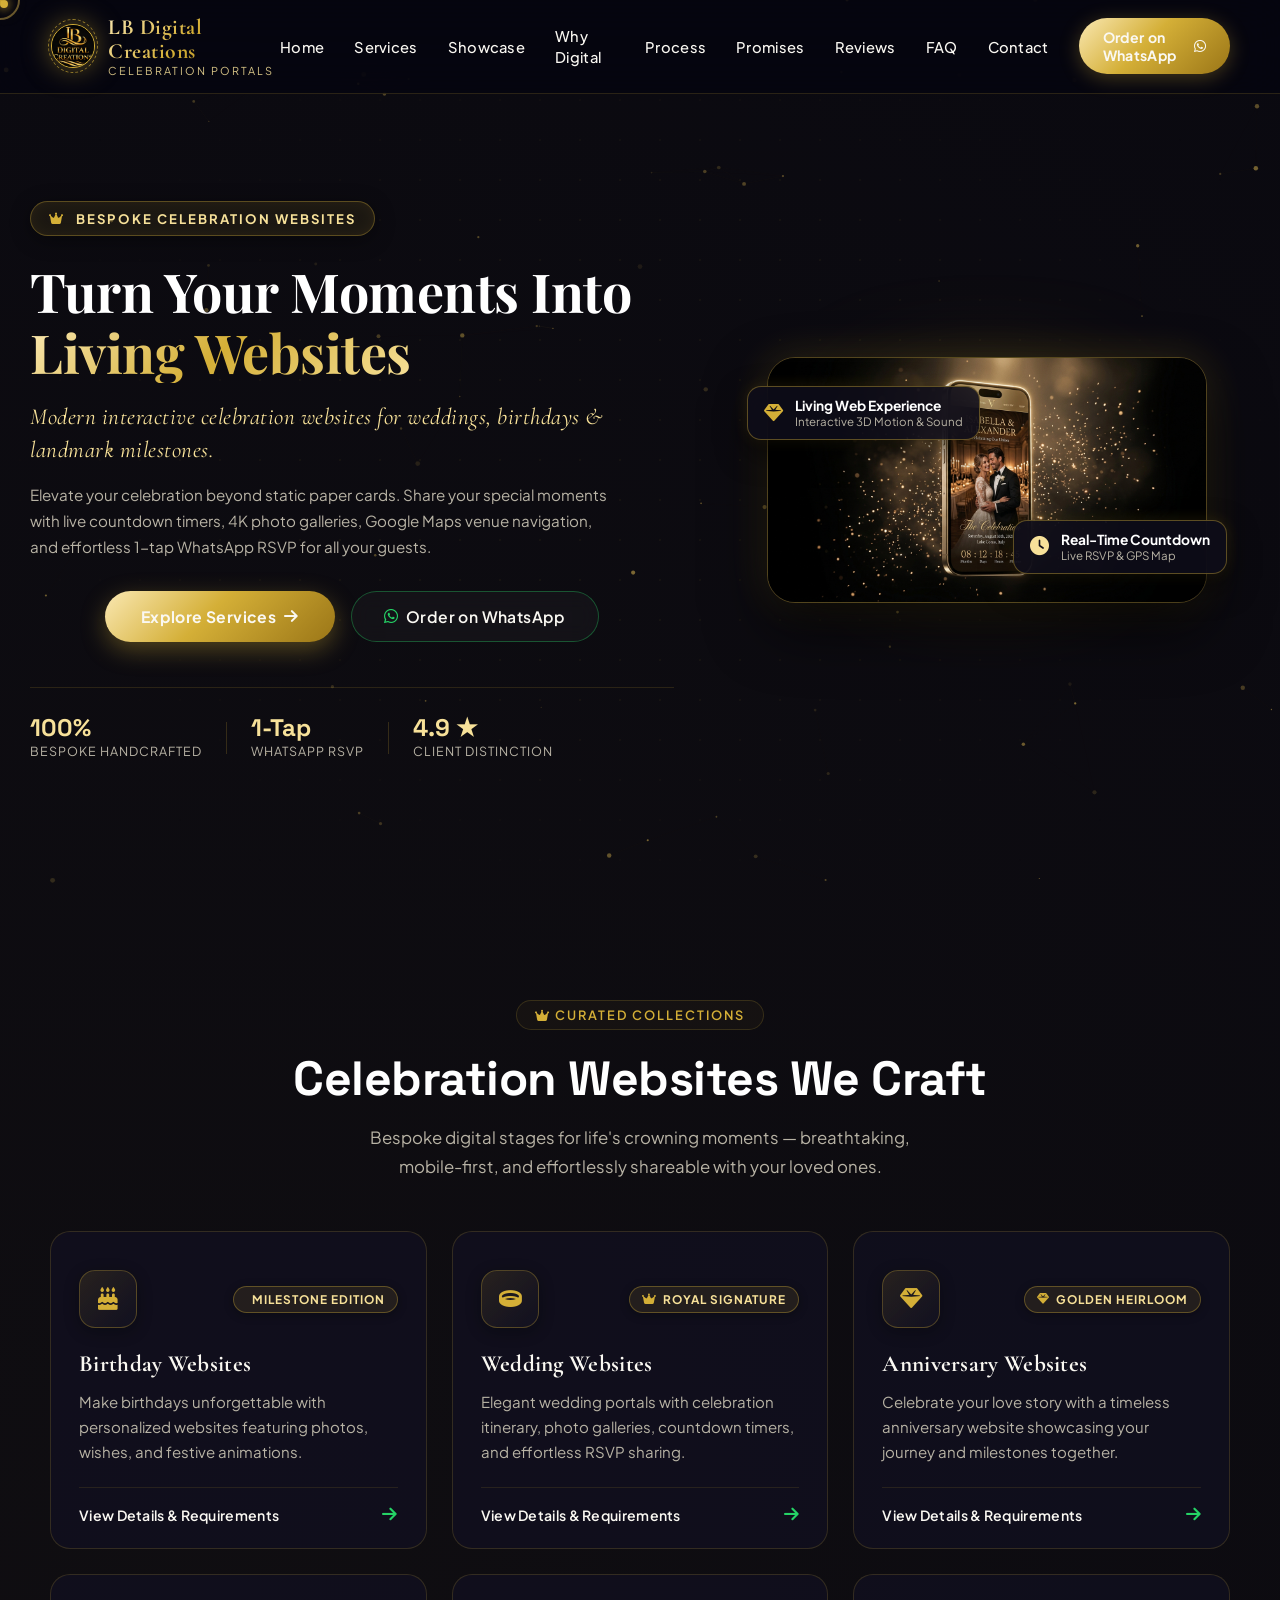
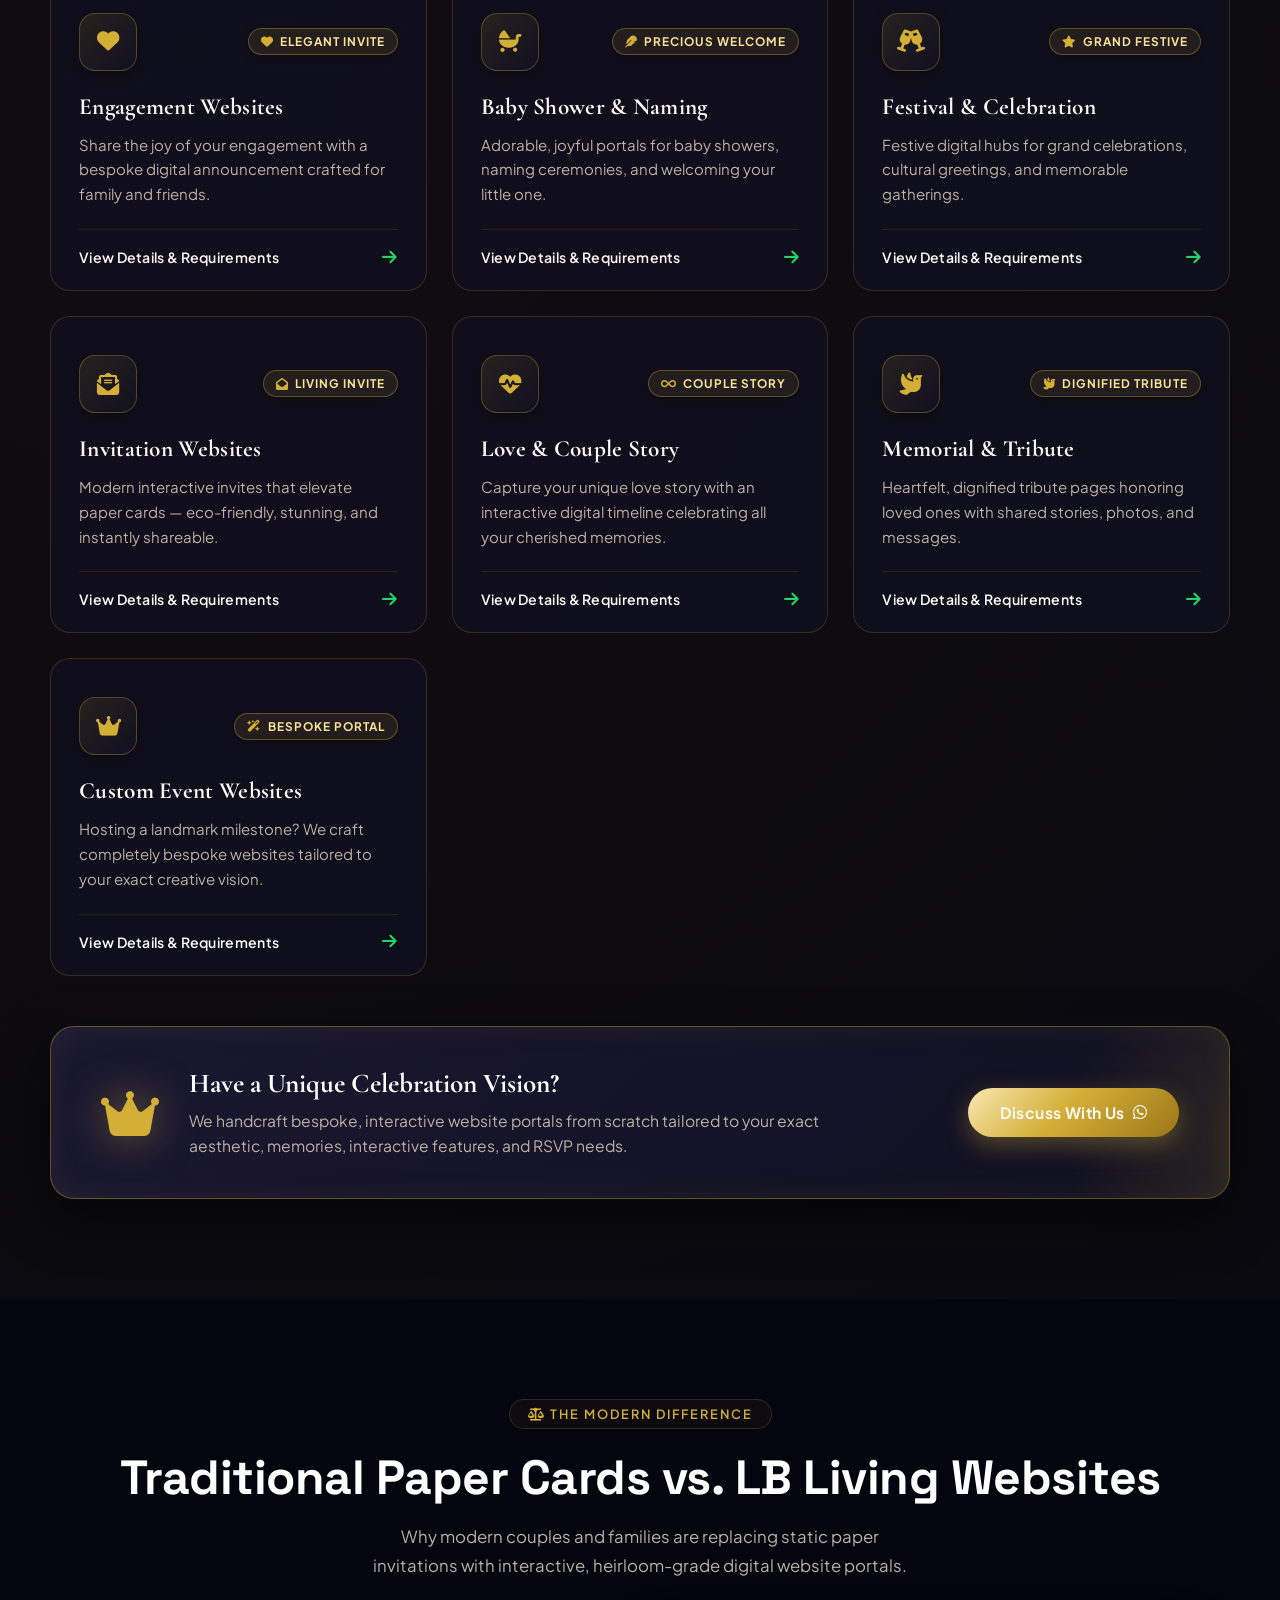
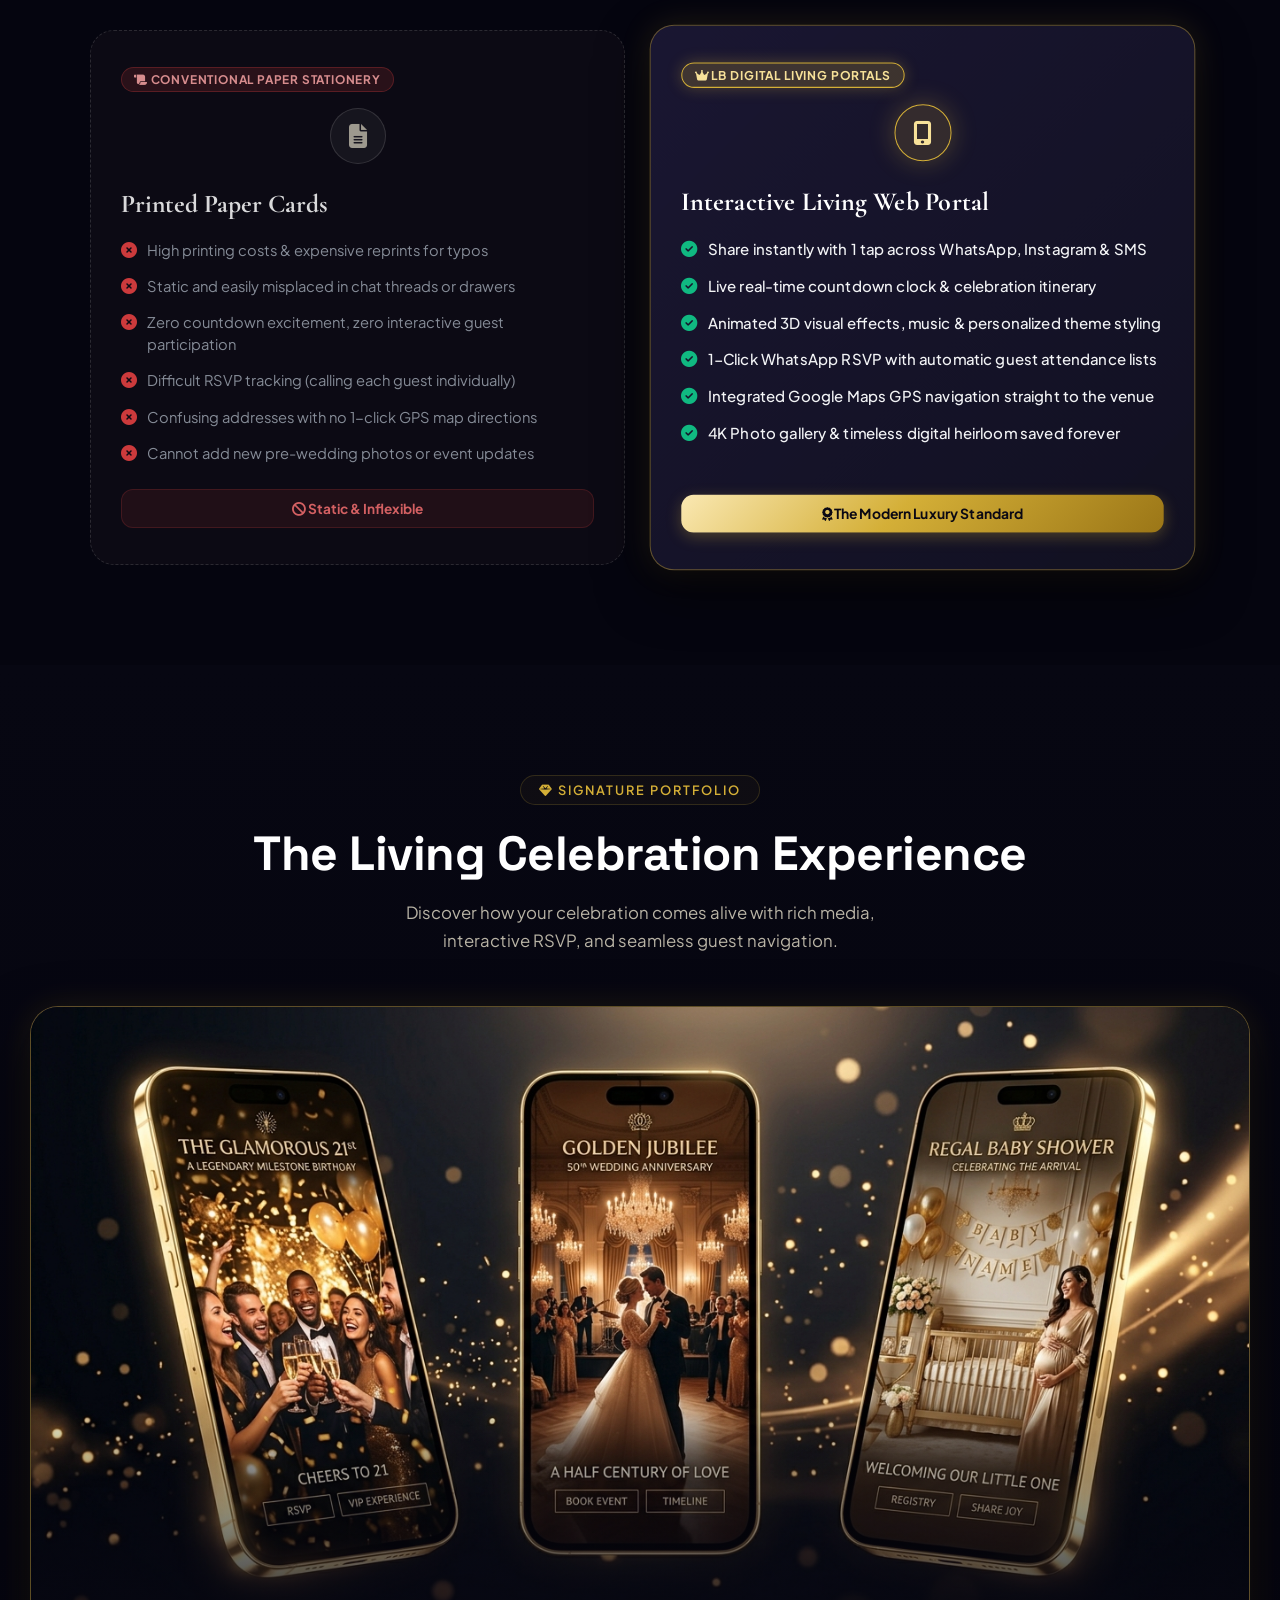
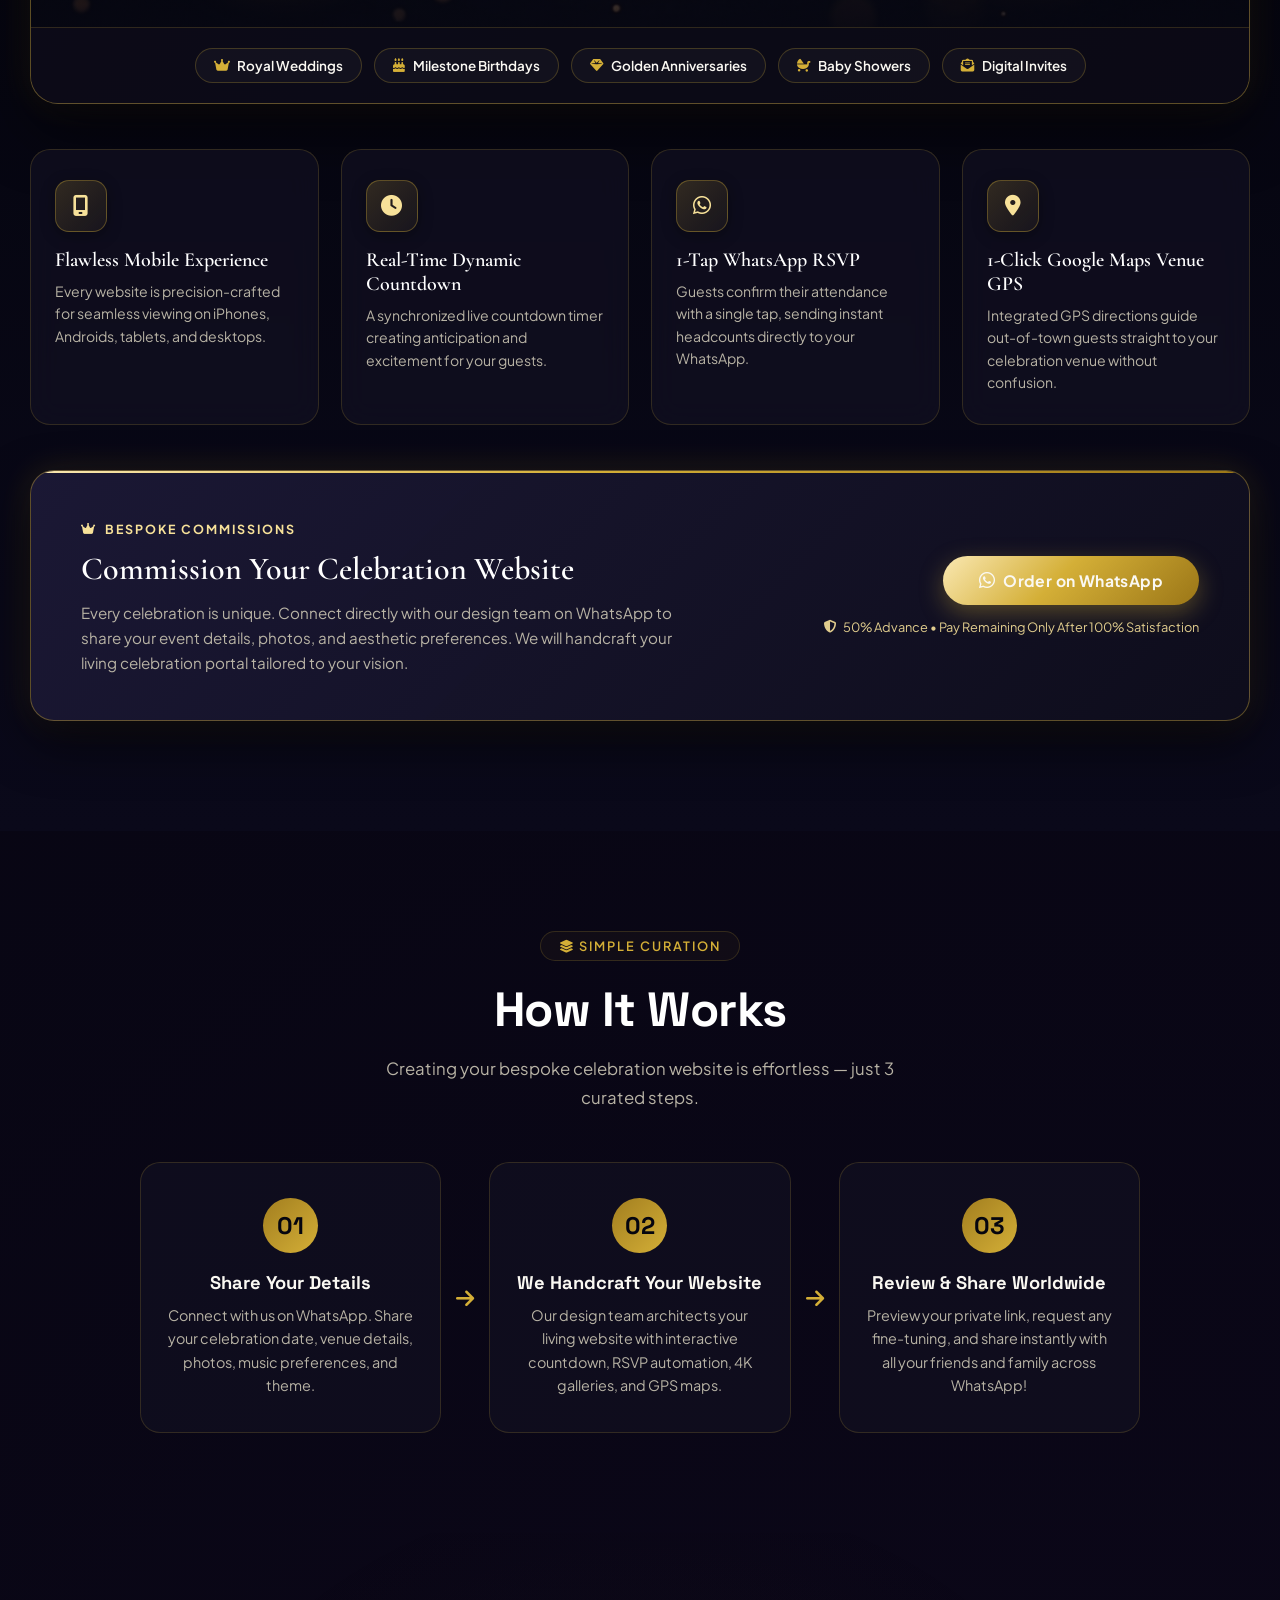
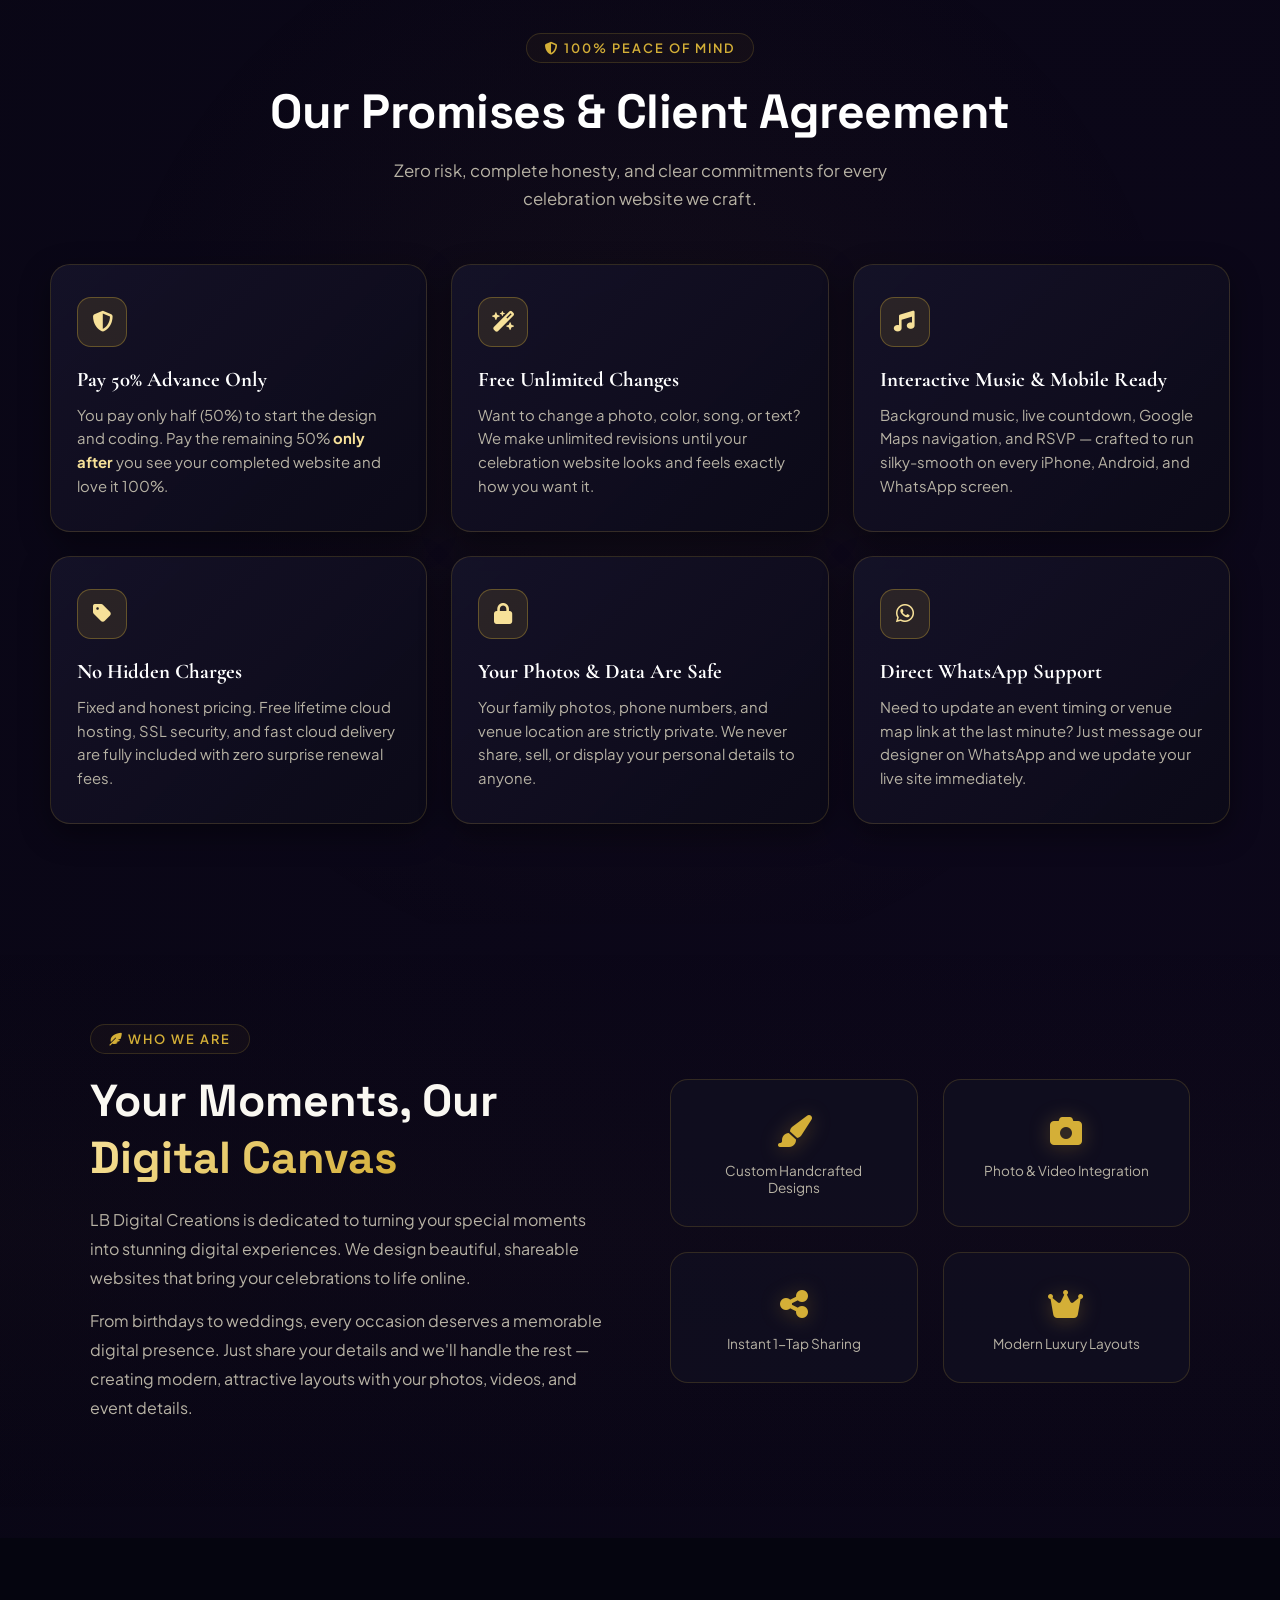
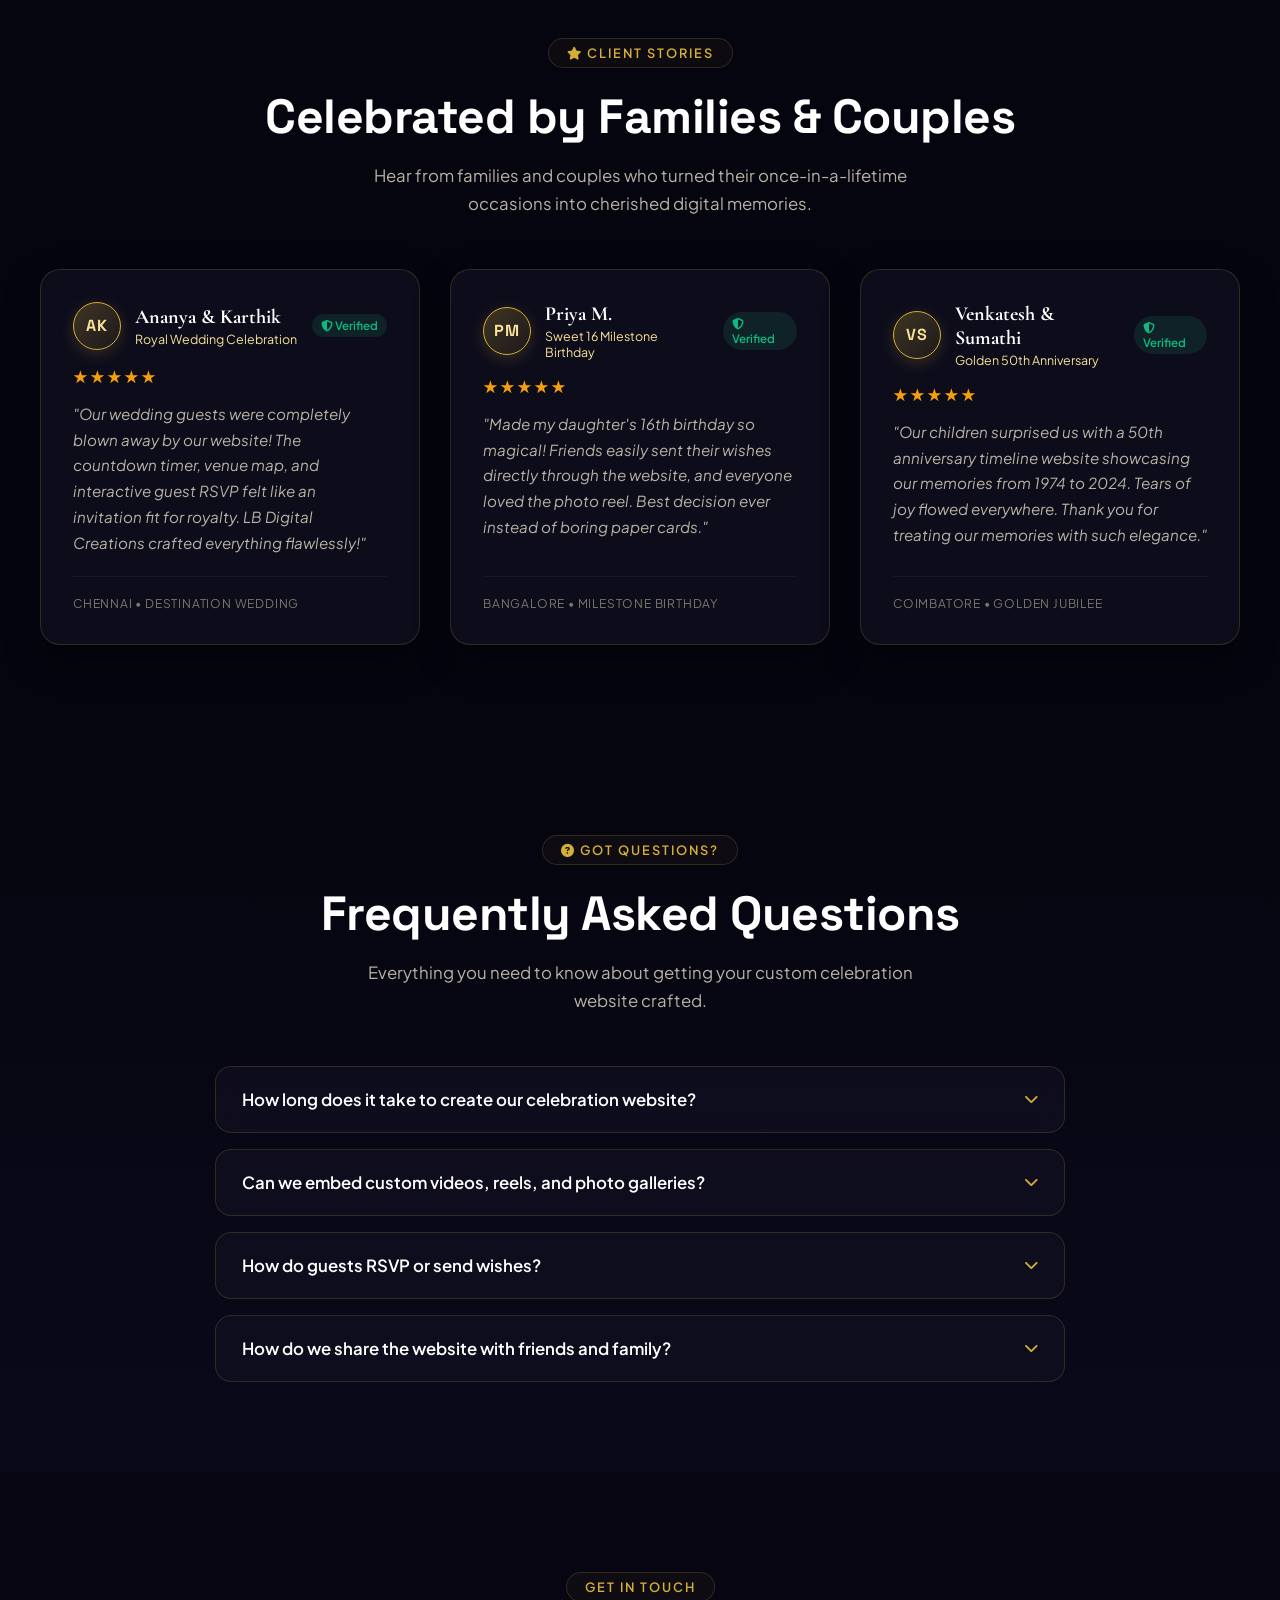
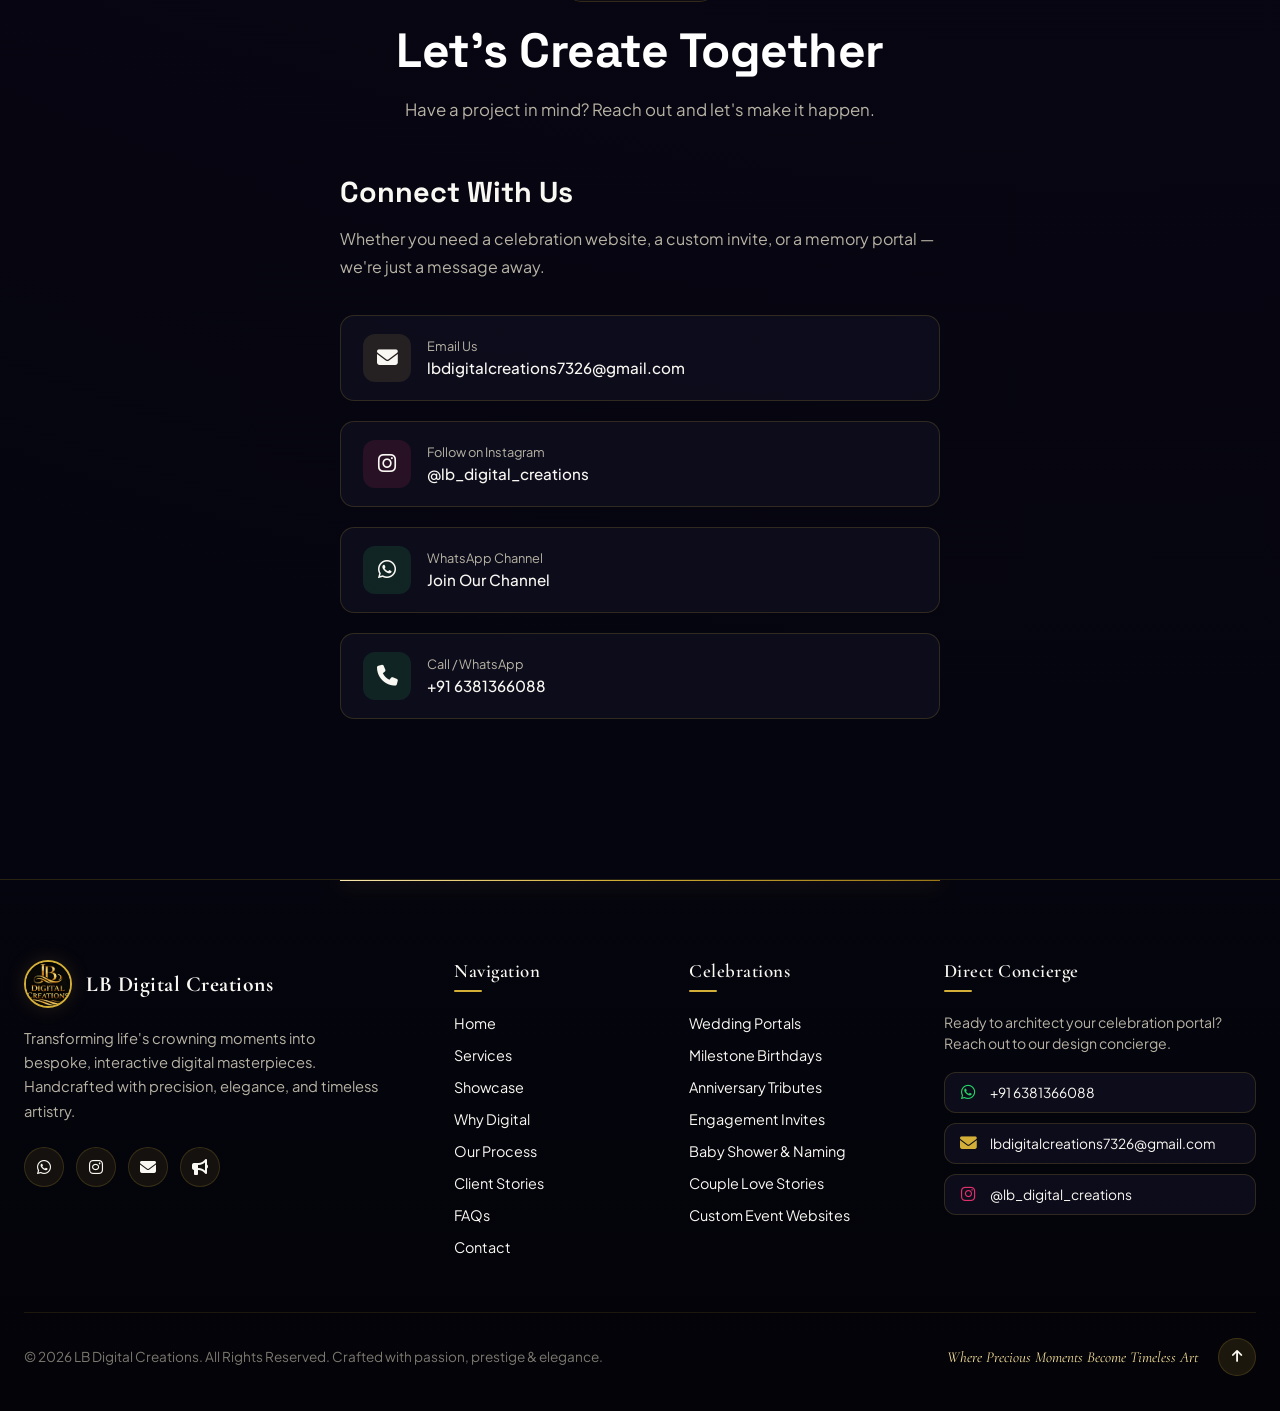
<file: index.html>
<!DOCTYPE html>
<html lang="en">

<head>
  <meta charset="UTF-8">
  <meta name="viewport" content="width=device-width, initial-scale=1.0">
  <title>LB Digital Creations — Creating Websites for Your Special Moments</title>
  <meta name="description"
    content="LB Digital Creations creates beautiful, shareable websites for birthdays, weddings, anniversaries, and all your special celebrations. Turn your moments into memorable digital experiences.">
  <meta name="keywords"
    content="LB Digital Creations, birthday website, wedding website, anniversary website, invitation website, celebration website, digital invitations, custom event websites, special moments website, lb digital">
  <meta name="author" content="LB Digital Creations">
  <meta name="robots" content="index, follow">
  <link rel="canonical" href="https://logeshwaran2097-hue.github.io/LB-Digital-Creations/">

  <!-- Open Graph / Social Media -->
  <meta property="og:type" content="website">
  <meta property="og:title" content="LB Digital Creations — Creating Websites for Your Special Moments">
  <meta property="og:description"
    content="We create beautiful, shareable websites for birthdays, weddings, anniversaries, and all your special celebrations.">
  <meta property="og:url" content="https://logeshwaran2097-hue.github.io/LB-Digital-Creations/">
  <meta property="og:image" content="https://logeshwaran2097-hue.github.io/LB-Digital-Creations/logo.jpg">
  <meta property="og:site_name" content="LB Digital Creations">

  <!-- Twitter Card -->
  <meta name="twitter:card" content="summary_large_image">
  <meta name="twitter:title" content="LB Digital Creations">
  <meta name="twitter:description"
    content="Creating Websites for Your Special Moments — Birthdays, Weddings, Anniversaries & More">
  <meta name="twitter:image" content="https://logeshwaran2097-hue.github.io/LB-Digital-Creations/logo.jpg">

  <!-- Favicon -->
  <link rel="icon" href="logo.jpg" type="image/jpeg">

  <!-- Structured Data for Google -->
  <script type="application/ld+json">
  {
    "@context": "https://schema.org",
    "@type": "Organization",
    "name": "LB Digital Creations",
    "description": "We create beautiful, shareable websites for birthdays, weddings, anniversaries, and all your special celebrations.",
    "email": "lbdigitalcreations7326@gmail.com",
    "telephone": "+916381366088",
    "sameAs": [
      "https://www.instagram.com/lb_digital_creations",
      "https://whatsapp.com/channel/0029Vb7jTKl9sBIAWhoh383E"
    ]
  }
  </script>

  <meta http-equiv="Cache-Control" content="no-cache, no-store, must-revalidate">
  <meta http-equiv="Pragma" content="no-cache">
  <meta http-equiv="Expires" content="0">

  <!-- Google Fonts: Cinzel Decorative, Playfair Display, Cormorant Garamond, Plus Jakarta Sans & Space Grotesk -->
  <link rel="preconnect" href="https://fonts.googleapis.com">
  <link rel="preconnect" href="https://fonts.gstatic.com" crossorigin>
  <link href="https://fonts.googleapis.com/css2?family=Cinzel+Decorative:wght@700;900&family=Playfair+Display:ital,wght@0,400;0,600;0,700;1,400;1,600&family=Cormorant+Garamond:ital,wght@0,500;0,600;0,700;1,400;1,600&family=Plus+Jakarta+Sans:wght@300;400;500;600;700;800&family=Space+Grotesk:wght@500;600;700&display=swap" rel="stylesheet">

  <link rel="stylesheet" href="style.css?v=2026.25">
  <link rel="stylesheet" href="https://cdnjs.cloudflare.com/ajax/libs/font-awesome/6.5.1/css/all.min.css">
</head>

<body>

  <!-- CUSTOM CURSOR -->
  <div class="cursor-dot"></div>
  <div class="cursor-ring"></div>

  <!-- LOADING SCREEN -->
  <div class="loader">
    <img src="logo.jpg" alt="LB Digital Creations" class="loader-logo">
    <div class="loader-bar"></div>
  </div>

  <!-- PARTICLES -->
  <canvas id="particles-canvas"></canvas>

  <!-- NAVBAR -->
  <nav class="navbar" id="navbar">
    <a href="#" class="nav-logo" aria-label="LB Digital Creations">
      <div class="logo-wrapper">
        <img src="logo.jpg" alt="LB Digital Creations">
        <span class="logo-ring"></span>
      </div>
      <div class="logo-text-group">
        <span class="brand-title">LB Digital Creations</span>
        <span class="brand-subtitle">Celebration Portals</span>
      </div>
    </a>
    <ul class="nav-links">
      <li><a href="#home">Home</a></li>
      <li><a href="#services">Services</a></li>
      <li><a href="#showcase">Showcase</a></li>
      <li><a href="#comparison">Why Digital</a></li>
      <li><a href="#how-it-works">Process</a></li>
      <li><a href="#promises">Promises</a></li>
      <li><a href="#reviews">Reviews</a></li>
      <li><a href="#faq">FAQ</a></li>
      <li><a href="#contact">Contact</a></li>
      <li><a href="https://wa.me/916381366088?text=Hello%20LB%20Digital%20Creations!%20I'd%20like%20to%20order%20a%20luxury%20custom%20website." target="_blank" rel="noopener" class="nav-cta"><span>Order on WhatsApp</span> <i class="fab fa-whatsapp"></i></a></li>
    </ul>
    <button class="hamburger" aria-label="Menu">
      <span></span><span></span><span></span>
    </button>
  </nav>

  <!-- ===== HERO SECTION (PREMIUM LUXURY SHOWCASE) ===== -->
  <section class="hero luxury-hero-container" id="home">
    <div class="hero-bg-glow g1"></div>
    <div class="hero-bg-glow g2"></div>
    <div class="hero-bg-glow g3"></div>
    <div class="hero-mesh-overlay"></div>
    
    <div class="hero-inner-grid">
      <!-- HERO TEXT COLUMN -->
      <div class="hero-text-col reveal">
        <div class="hero-curated-badge">
          <i class="fas fa-crown"></i>
          <span>Bespoke Celebration Websites</span>
        </div>

        <h1 class="hero-luxury-title">
          Turn Your Moments Into <span class="gold-gradient-text">Living Websites</span>
        </h1>

        <p class="hero-luxury-tagline">
          Modern interactive celebration websites for weddings, birthdays &amp; landmark milestones.
        </p>
        
        <p class="hero-luxury-desc">
          Elevate your celebration beyond static paper cards. Share your special moments with live countdown timers, 4K photo galleries, Google Maps venue navigation, and effortless 1-tap WhatsApp RSVP for all your guests.
        </p>

        <div class="hero-btns editorial-btns">
          <a href="#services" class="btn-primary btn-gold-luxury">
            <span>Explore Services</span>
            <i class="fas fa-arrow-right" style="margin-left:8px"></i>
          </a>
          <a href="https://wa.me/916381366088?text=Hello%20LB%20Digital%20Creations!%20I'd%20like%20to%20order%20a%20luxury%20custom%20celebration%20website." target="_blank" rel="noopener" class="btn-outline btn-glass-whatsapp">
            <i class="fab fa-whatsapp" style="margin-right:8px; color: #25D366;"></i>
            <span>Order on WhatsApp</span>
          </a>
        </div>

        <!-- REFINED LUXURY STATS -->
        <div class="hero-stats-row">
          <div class="hero-stat-box">
            <strong>100%</strong>
            <span>Bespoke Handcrafted</span>
          </div>
          <div class="hero-stat-sep"></div>
          <div class="hero-stat-box">
            <strong>1-Tap</strong>
            <span>WhatsApp RSVP</span>
          </div>
          <div class="hero-stat-sep"></div>
          <div class="hero-stat-box">
            <strong>4.9 ★</strong>
            <span>Client Distinction</span>
          </div>
        </div>
      </div>

      <!-- HERO VISUAL MOCKUP COLUMN -->
      <div class="hero-mockup-col reveal">
        <div class="hero-device-wrapper">
          <div class="device-ambient-halo"></div>
          <img src="luxury-portal-mockup.jpg" alt="Luxury Celebration Website Portal Preview on Gold iPhone" class="hero-mockup-img" width="560" height="700">
          <div class="hero-floating-badge badge-top">
            <i class="fas fa-gem" style="color:var(--gold);"></i>
            <div>
              <strong>Living Web Experience</strong>
              <small>Interactive 3D Motion &amp; Sound</small>
            </div>
          </div>
          <div class="hero-floating-badge badge-bottom">
            <i class="fas fa-clock" style="color:var(--gold-light);"></i>
            <div>
              <strong>Real-Time Countdown</strong>
              <small>Live RSVP &amp; GPS Map</small>
            </div>
          </div>
        </div>
      </div>
    </div>
  </section>

  <!-- ===== SERVICES SECTION ===== -->
  <section class="services" id="services">
    <div class="section-header reveal">
      <span class="section-tag"><i class="fas fa-crown"></i> Curated Collections</span>
      <h2>Celebration Websites We Craft</h2>
      <p>Bespoke digital stages for life's crowning moments — breathtaking, mobile-first, and effortlessly shareable with your loved ones.</p>
    </div>
    <div class="services-grid">
      <div class="service-card reveal" data-category="birthday" data-service-url="service-details.html?service=birthday">
        <div class="service-card-top-row">
          <div class="service-icon"><i class="fas fa-cake-candles"></i></div>
          <span class="service-luxury-badge"><i class="fas fa-sparkles"></i> Milestone Edition</span>
        </div>
        <h3>Birthday Websites</h3>
        <p>Make birthdays unforgettable with personalized websites featuring photos, wishes, and festive animations.</p>
        <a href="service-details.html?service=birthday" class="service-card-action">
          <span>View Details &amp; Requirements</span>
          <i class="fas fa-arrow-right"></i>
        </a>
      </div>
      <div class="service-card reveal" data-category="wedding" data-service-url="service-details.html?service=wedding">
        <div class="service-card-top-row">
          <div class="service-icon"><i class="fas fa-ring"></i></div>
          <span class="service-luxury-badge"><i class="fas fa-crown"></i> Royal Signature</span>
        </div>
        <h3>Wedding Websites</h3>
        <p>Elegant wedding portals with celebration itinerary, photo galleries, countdown timers, and effortless RSVP sharing.</p>
        <a href="service-details.html?service=wedding" class="service-card-action">
          <span>View Details &amp; Requirements</span>
          <i class="fas fa-arrow-right"></i>
        </a>
      </div>
      <div class="service-card reveal" data-category="anniversary" data-service-url="service-details.html?service=anniversary">
        <div class="service-card-top-row">
          <div class="service-icon"><i class="fas fa-gem"></i></div>
          <span class="service-luxury-badge"><i class="fas fa-gem"></i> Golden Heirloom</span>
        </div>
        <h3>Anniversary Websites</h3>
        <p>Celebrate your love story with a timeless anniversary website showcasing your journey and milestones together.</p>
        <a href="service-details.html?service=anniversary" class="service-card-action">
          <span>View Details &amp; Requirements</span>
          <i class="fas fa-arrow-right"></i>
        </a>
      </div>
      <div class="service-card reveal" data-category="engagement" data-service-url="service-details.html?service=engagement">
        <div class="service-card-top-row">
          <div class="service-icon"><i class="fas fa-heart"></i></div>
          <span class="service-luxury-badge"><i class="fas fa-heart"></i> Elegant Invite</span>
        </div>
        <h3>Engagement Websites</h3>
        <p>Share the joy of your engagement with a bespoke digital announcement crafted for family and friends.</p>
        <a href="service-details.html?service=engagement" class="service-card-action">
          <span>View Details &amp; Requirements</span>
          <i class="fas fa-arrow-right"></i>
        </a>
      </div>
      <div class="service-card reveal" data-category="babyshower" data-service-url="service-details.html?service=babyshower">
        <div class="service-card-top-row">
          <div class="service-icon"><i class="fas fa-baby-carriage"></i></div>
          <span class="service-luxury-badge"><i class="fas fa-feather"></i> Precious Welcome</span>
        </div>
        <h3>Baby Shower &amp; Naming</h3>
        <p>Adorable, joyful portals for baby showers, naming ceremonies, and welcoming your little one.</p>
        <a href="service-details.html?service=babyshower" class="service-card-action">
          <span>View Details &amp; Requirements</span>
          <i class="fas fa-arrow-right"></i>
        </a>
      </div>
      <div class="service-card reveal" data-category="special" data-service-url="service-details.html?service=festival">
        <div class="service-card-top-row">
          <div class="service-icon"><i class="fas fa-champagne-glasses"></i></div>
          <span class="service-luxury-badge"><i class="fas fa-star"></i> Grand Festive</span>
        </div>
        <h3>Festival &amp; Celebration</h3>
        <p>Festive digital hubs for grand celebrations, cultural greetings, and memorable gatherings.</p>
        <a href="service-details.html?service=festival" class="service-card-action">
          <span>View Details &amp; Requirements</span>
          <i class="fas fa-arrow-right"></i>
        </a>
      </div>
      <div class="service-card reveal" data-category="invitation" data-service-url="service-details.html?service=invitation">
        <div class="service-card-top-row">
          <div class="service-icon"><i class="fas fa-envelope-open-text"></i></div>
          <span class="service-luxury-badge"><i class="fas fa-envelope-open"></i> Living Invite</span>
        </div>
        <h3>Invitation Websites</h3>
        <p>Modern interactive invites that elevate paper cards — eco-friendly, stunning, and instantly shareable.</p>
        <a href="service-details.html?service=invitation" class="service-card-action">
          <span>View Details &amp; Requirements</span>
          <i class="fas fa-arrow-right"></i>
        </a>
      </div>
      <div class="service-card reveal" data-category="anniversary" data-service-url="service-details.html?service=lovestory">
        <div class="service-card-top-row">
          <div class="service-icon"><i class="fas fa-heart-pulse"></i></div>
          <span class="service-luxury-badge"><i class="fas fa-infinity"></i> Couple Story</span>
        </div>
        <h3>Love &amp; Couple Story</h3>
        <p>Capture your unique love story with an interactive digital timeline celebrating all your cherished memories.</p>
        <a href="service-details.html?service=lovestory" class="service-card-action">
          <span>View Details &amp; Requirements</span>
          <i class="fas fa-arrow-right"></i>
        </a>
      </div>
      <div class="service-card reveal" data-category="special" data-service-url="service-details.html?service=memorial">
        <div class="service-card-top-row">
          <div class="service-icon"><i class="fas fa-dove"></i></div>
          <span class="service-luxury-badge"><i class="fas fa-dove"></i> Dignified Tribute</span>
        </div>
        <h3>Memorial &amp; Tribute</h3>
        <p>Heartfelt, dignified tribute pages honoring loved ones with shared stories, photos, and messages.</p>
        <a href="service-details.html?service=memorial" class="service-card-action">
          <span>View Details &amp; Requirements</span>
          <i class="fas fa-arrow-right"></i>
        </a>
      </div>
      <div class="service-card reveal" data-category="all" data-service-url="service-details.html?service=customevent">
        <div class="service-card-top-row">
          <div class="service-icon"><i class="fas fa-crown"></i></div>
          <span class="service-luxury-badge"><i class="fas fa-wand-magic-sparkles"></i> Bespoke Portal</span>
        </div>
        <h3>Custom Event Websites</h3>
        <p>Hosting a landmark milestone? We craft completely bespoke websites tailored to your exact creative vision.</p>
        <a href="service-details.html?service=customevent" class="service-card-action">
          <span>View Details &amp; Requirements</span>
          <i class="fas fa-arrow-right"></i>
        </a>
      </div>
    </div>

    <!-- BESPOKE CUSTOM ATELIER BANNER -->
    <div class="custom-atelier-banner reveal" style="margin-top: 50px;">
      <div class="atelier-banner-content">
        <div class="atelier-crown"><i class="fas fa-crown"></i></div>
        <div class="atelier-text">
          <h3>Have a Unique Celebration Vision?</h3>
          <p>We handcraft bespoke, interactive website portals from scratch tailored to your exact aesthetic, memories, interactive features, and RSVP needs.</p>
        </div>
        <a href="https://wa.me/916381366088?text=Hello%20LB%20Digital%20Creations!%20I'd%20like%20to%20discuss%20a%20bespoke%20celebration%20website%20vision." target="_blank" rel="noopener" class="btn-primary atelier-btn">
          <span>Discuss With Us</span>
          <i class="fab fa-whatsapp" style="margin-left: 8px;"></i>
        </a>
      </div>
    </div>
  </section>



  <!-- ========================================================
       THE MODERN DISTINCTION: PAPER VS LIVING DIGITAL
       ======================================================== -->
  <section class="comparison-section" id="comparison">
    <div class="section-header reveal">
      <span class="section-tag"><i class="fas fa-balance-scale"></i> The Modern Difference</span>
      <h2>Traditional Paper Cards vs. LB Living Websites</h2>
      <p>Why modern couples and families are replacing static paper invitations with interactive, heirloom-grade digital website portals.</p>
    </div>

    <div class="comparison-grid reveal">
      <!-- TRADITIONAL PAPER CARD -->
      <div class="comparison-card paper-side">
        <div class="comp-badge paper"><i class="fas fa-scroll"></i> Conventional Paper Stationery</div>
        <div class="comp-icon-display">
          <div class="comp-icon-crest paper"><i class="fas fa-file-lines"></i></div>
        </div>
        <h3>Printed Paper Cards</h3>
        <ul class="comp-checklist">
          <li class="negative"><i class="fas fa-circle-xmark"></i> High printing costs &amp; expensive reprints for typos</li>
          <li class="negative"><i class="fas fa-circle-xmark"></i> Static and easily misplaced in chat threads or drawers</li>
          <li class="negative"><i class="fas fa-circle-xmark"></i> Zero countdown excitement, zero interactive guest participation</li>
          <li class="negative"><i class="fas fa-circle-xmark"></i> Difficult RSVP tracking (calling each guest individually)</li>
          <li class="negative"><i class="fas fa-circle-xmark"></i> Confusing addresses with no 1-click GPS map directions</li>
          <li class="negative"><i class="fas fa-circle-xmark"></i> Cannot add new pre-wedding photos or event updates</li>
        </ul>
        <div class="comp-summary-pill paper"><i class="fas fa-ban"></i> Static &amp; Inflexible</div>
      </div>

      <!-- LB DIGITAL CREATIONS -->
      <div class="comparison-card digital-side">
        <div class="comp-badge luxury-glow"><i class="fas fa-crown"></i> LB Digital Living Portals</div>
        <div class="comp-icon-display">
          <div class="comp-icon-crest digital"><i class="fas fa-mobile-screen-button"></i></div>
        </div>
        <h3>Interactive Living Web Portal</h3>
        <ul class="comp-checklist">
          <li class="positive"><i class="fas fa-circle-check"></i> Share instantly with 1 tap across WhatsApp, Instagram &amp; SMS</li>
          <li class="positive"><i class="fas fa-circle-check"></i> Live real-time countdown clock &amp; celebration itinerary</li>
          <li class="positive"><i class="fas fa-circle-check"></i> Animated 3D visual effects, music &amp; personalized theme styling</li>
          <li class="positive"><i class="fas fa-circle-check"></i> 1-Click WhatsApp RSVP with automatic guest attendance lists</li>
          <li class="positive"><i class="fas fa-circle-check"></i> Integrated Google Maps GPS navigation straight to the venue</li>
          <li class="positive"><i class="fas fa-circle-check"></i> 4K Photo gallery &amp; timeless digital heirloom saved forever</li>
        </ul>
        <div class="comp-summary-pill digital"><i class="fas fa-award"></i> The Modern Luxury Standard</div>
      </div>
    </div>
  </section>

  <!-- ========================================================
       FEATURE: SIGNATURE ATELIER SHOWCASE (REPLACES CUSTOMIZER)
       ======================================================== -->
  <section class="showcase-section" id="showcase">
    <div class="section-header reveal">
      <span class="section-tag"><i class="fas fa-gem"></i> Signature Portfolio</span>
      <h2>The Living Celebration Experience</h2>
      <p>Discover how your celebration comes alive with rich media, interactive RSVP, and seamless guest navigation.</p>
    </div>

    <div class="showcase-wrapper reveal">
      <!-- SHOWCASE VISUAL ROW -->
      <div class="showcase-visual-card">
        <div class="showcase-img-container">
          <img src="luxury-celebration-suite.jpg" alt="Living Celebration Websites Showcase for Birthdays, Anniversaries and Baby Showers" class="showcase-hero-img" width="1200" height="675">
          <div class="showcase-img-overlay"></div>
        </div>
        <div class="showcase-meta-bar">
          <div class="showcase-pill"><i class="fas fa-crown"></i> Royal Weddings</div>
          <div class="showcase-pill"><i class="fas fa-cake-candles"></i> Milestone Birthdays</div>
          <div class="showcase-pill"><i class="fas fa-gem"></i> Golden Anniversaries</div>
          <div class="showcase-pill"><i class="fas fa-baby-carriage"></i> Baby Showers</div>
          <div class="showcase-pill"><i class="fas fa-envelope-open-text"></i> Digital Invites</div>
        </div>
      </div>

      <!-- SHOWCASE 4-PILLAR FEATURES -->
      <div class="showcase-pillars-grid">
        <div class="showcase-pillar-item">
          <div class="pillar-icon"><i class="fas fa-mobile-screen"></i></div>
          <div class="pillar-content">
            <h4>Flawless Mobile Experience</h4>
            <p>Every website is precision-crafted for seamless viewing on iPhones, Androids, tablets, and desktops.</p>
          </div>
        </div>

        <div class="showcase-pillar-item">
          <div class="pillar-icon"><i class="fas fa-clock"></i></div>
          <div class="pillar-content">
            <h4>Real-Time Dynamic Countdown</h4>
            <p>A synchronized live countdown timer creating anticipation and excitement for your guests.</p>
          </div>
        </div>

        <div class="showcase-pillar-item">
          <div class="pillar-icon"><i class="fab fa-whatsapp"></i></div>
          <div class="pillar-content">
            <h4>1-Tap WhatsApp RSVP</h4>
            <p>Guests confirm their attendance with a single tap, sending instant headcounts directly to your WhatsApp.</p>
          </div>
        </div>

        <div class="showcase-pillar-item">
          <div class="pillar-icon"><i class="fas fa-location-dot"></i></div>
          <div class="pillar-content">
            <h4>1-Click Google Maps Venue GPS</h4>
            <p>Integrated GPS directions guide out-of-town guests straight to your celebration venue without confusion.</p>
          </div>
        </div>
      </div>

      <!-- BESPOKE COMMISSION CONCIERGE BANNER -->
      <div class="showcase-commission-banner">
        <div class="commission-text-group">
          <span class="commission-eyebrow"><i class="fas fa-crown"></i> Bespoke Commissions</span>
          <h3>Commission Your Celebration Website</h3>
          <p>Every celebration is unique. Connect directly with our design team on WhatsApp to share your event details, photos, and aesthetic preferences. We will handcraft your living celebration portal tailored to your vision.</p>
        </div>
        <div class="commission-cta-group">
          <a href="https://wa.me/916381366088?text=Hello%20LB%20Digital%20Creations!%20I'd%20like%20to%20commission%20a%20luxury%20custom%20celebration%20website." target="_blank" rel="noopener" class="btn-primary btn-gold-luxury">
            <i class="fab fa-whatsapp" style="margin-right:8px; font-size:1.15rem;"></i>
            <span>Order on WhatsApp</span>
          </a>
          <span class="commission-safety-note"><i class="fas fa-shield-halved"></i> 50% Advance • Pay Remaining Only After 100% Satisfaction</span>
        </div>
      </div>
    </div>
  </section>

  <!-- ===== HOW IT WORKS SECTION ===== -->
  <section class="how-it-works" id="how-it-works">
    <div class="section-header reveal">
      <span class="section-tag"><i class="fas fa-layer-group"></i> Simple Curation</span>
      <h2>How It Works</h2>
      <p>Creating your bespoke celebration website is effortless — just 3 curated steps.</p>
    </div>
    <div class="steps-grid">
      <div class="step-card reveal">
        <div class="step-number">01</div>
        <h3>Share Your Details</h3>
        <p>Connect with us on WhatsApp. Share your celebration date, venue details, photos, music preferences, and theme.</p>
      </div>
      <div class="step-connector reveal"><i class="fas fa-arrow-right"></i></div>
      <div class="step-card reveal">
        <div class="step-number">02</div>
        <h3>We Handcraft Your Website</h3>
        <p>Our design team architects your living website with interactive countdown, RSVP automation, 4K galleries, and GPS maps.</p>
      </div>
      <div class="step-connector reveal"><i class="fas fa-arrow-right"></i></div>
      <div class="step-card reveal">
        <div class="step-number">03</div>
        <h3>Review &amp; Share Worldwide</h3>
        <p>Preview your private link, request any fine-tuning, and share instantly with all your friends and family across WhatsApp!</p>
      </div>
    </div>
  </section>

  <!-- ===== OUR PROMISES & CLIENT AGREEMENT ===== -->
  <section class="promises-section" id="promises">
    <div class="section-header reveal">
      <span class="section-tag"><i class="fas fa-shield-halved"></i> 100% Peace of Mind</span>
      <h2>Our Promises &amp; Client Agreement</h2>
      <p>Zero risk, complete honesty, and clear commitments for every celebration website we craft.</p>
    </div>

    <div class="promises-grid reveal">
      <!-- PROMISE 1 -->
      <div class="promise-card">
        <div class="promise-icon-wrap">
          <i class="fas fa-shield-halved"></i>
        </div>
        <h3>Pay 50% Advance Only</h3>
        <p>You pay only half (50%) to start the design and coding. Pay the remaining 50% <strong>only after</strong> you see your completed website and love it 100%.</p>
      </div>

      <!-- PROMISE 2 -->
      <div class="promise-card">
        <div class="promise-icon-wrap">
          <i class="fas fa-wand-magic-sparkles"></i>
        </div>
        <h3>Free Unlimited Changes</h3>
        <p>Want to change a photo, color, song, or text? We make unlimited revisions until your celebration website looks and feels exactly how you want it.</p>
      </div>

      <!-- PROMISE 3 -->
      <div class="promise-card">
        <div class="promise-icon-wrap">
          <i class="fas fa-music"></i>
        </div>
        <h3>Interactive Music &amp; Mobile Ready</h3>
        <p>Background music, live countdown, Google Maps navigation, and RSVP — crafted to run silky-smooth on every iPhone, Android, and WhatsApp screen.</p>
      </div>

      <!-- PROMISE 4 -->
      <div class="promise-card">
        <div class="promise-icon-wrap">
          <i class="fas fa-tag"></i>
        </div>
        <h3>No Hidden Charges</h3>
        <p>Fixed and honest pricing. Free lifetime cloud hosting, SSL security, and fast cloud delivery are fully included with zero surprise renewal fees.</p>
      </div>

      <!-- PROMISE 5 -->
      <div class="promise-card">
        <div class="promise-icon-wrap">
          <i class="fas fa-lock"></i>
        </div>
        <h3>Your Photos &amp; Data Are Safe</h3>
        <p>Your family photos, phone numbers, and venue location are strictly private. We never share, sell, or display your personal details to anyone.</p>
      </div>

      <!-- PROMISE 6 -->
      <div class="promise-card">
        <div class="promise-icon-wrap">
          <i class="fab fa-whatsapp"></i>
        </div>
        <h3>Direct WhatsApp Support</h3>
        <p>Need to update an event timing or venue map link at the last minute? Just message our designer on WhatsApp and we update your live site immediately.</p>
      </div>
    </div>
  </section>

  <!-- ===== ABOUT SECTION ===== -->
  <section class="about" id="about">
    <div class="about-grid">
      <div class="about-text reveal">
        <span class="section-tag"><i class="fas fa-feather-pointed"></i> Who We Are</span>
        <h2>Your Moments, Our <span class="highlight">Digital Canvas</span></h2>
        <p>LB Digital Creations is dedicated to turning your special moments into stunning digital experiences. We
          design beautiful, shareable websites that bring your celebrations to life online.</p>
        <p>From birthdays to weddings, every occasion deserves a memorable digital presence. Just share your details and
          we'll handle the rest — creating modern, attractive layouts with your photos, videos, and event details.</p>
      </div>
      <div class="about-stats reveal">
        <div class="stat-card">
          <div class="stat-icon-gold"><i class="fas fa-paint-brush"></i></div>
          <div class="label">Custom Handcrafted Designs</div>
        </div>
        <div class="stat-card">
          <div class="stat-icon-gold"><i class="fas fa-camera"></i></div>
          <div class="label">Photo &amp; Video Integration</div>
        </div>
        <div class="stat-card">
          <div class="stat-icon-gold"><i class="fas fa-share-nodes"></i></div>
          <div class="label">Instant 1-Tap Sharing</div>
        </div>
        <div class="stat-card">
          <div class="stat-icon-gold"><i class="fas fa-crown"></i></div>
          <div class="label">Modern Luxury Layouts</div>
        </div>
      </div>
    </div>
  </section>

  <!-- ===== REVIEWS & TESTIMONIALS SECTION ===== -->
  <section class="reviews-section" id="reviews">
    <div class="section-header reveal">
      <span class="section-tag"><i class="fas fa-star"></i> Client Stories</span>
      <h2>Celebrated by Families &amp; Couples</h2>
      <p>Hear from families and couples who turned their once-in-a-lifetime occasions into cherished digital memories.</p>
    </div>

    <div class="reviews-grid">
      <div class="review-card reveal">
        <div class="review-header">
          <div class="review-avatar-monogram">AK</div>
          <div class="review-author-meta">
            <h4>Ananya &amp; Karthik</h4>
            <p>Royal Wedding Celebration</p>
          </div>
          <div class="review-badge-verified"><i class="fas fa-shield-halved"></i> Verified</div>
        </div>
        <div class="review-stars">★★★★★</div>
        <p class="review-text">"Our wedding guests were completely blown away by our website! The countdown timer, venue map, and interactive guest RSVP felt like an invitation fit for royalty. LB Digital Creations crafted everything flawlessly!"</p>
        <div class="review-footer">
          <span class="review-tag">Chennai • Destination Wedding</span>
        </div>
      </div>

      <div class="review-card reveal">
        <div class="review-header">
          <div class="review-avatar-monogram">PM</div>
          <div class="review-author-meta">
            <h4>Priya M.</h4>
            <p>Sweet 16 Milestone Birthday</p>
          </div>
          <div class="review-badge-verified"><i class="fas fa-shield-halved"></i> Verified</div>
        </div>
        <div class="review-stars">★★★★★</div>
        <p class="review-text">"Made my daughter's 16th birthday so magical! Friends easily sent their wishes directly through the website, and everyone loved the photo reel. Best decision ever instead of boring paper cards."</p>
        <div class="review-footer">
          <span class="review-tag">Bangalore • Milestone Birthday</span>
        </div>
      </div>

      <div class="review-card reveal">
        <div class="review-header">
          <div class="review-avatar-monogram">VS</div>
          <div class="review-author-meta">
            <h4>Venkatesh &amp; Sumathi</h4>
            <p>Golden 50th Anniversary</p>
          </div>
          <div class="review-badge-verified"><i class="fas fa-shield-halved"></i> Verified</div>
        </div>
        <div class="review-stars">★★★★★</div>
        <p class="review-text">"Our children surprised us with a 50th anniversary timeline website showcasing our memories from 1974 to 2024. Tears of joy flowed everywhere. Thank you for treating our memories with such elegance."</p>
        <div class="review-footer">
          <span class="review-tag">Coimbatore • Golden Jubilee</span>
        </div>
      </div>
    </div>
  </section>

  <!-- ===== FAQ SECTION ===== -->
  <section class="faq-section" id="faq">
    <div class="section-header reveal">
      <span class="section-tag"><i class="fas fa-question-circle"></i> Got Questions?</span>
      <h2>Frequently Asked Questions</h2>
      <p>Everything you need to know about getting your custom celebration website crafted.</p>
    </div>

    <div class="faq-container reveal">
      <div class="faq-item">
        <button class="faq-question" aria-expanded="false">
          <span>How long does it take to create our celebration website?</span>
          <i class="fas fa-chevron-down faq-icon"></i>
        </button>
        <div class="faq-answer">
          <p>Each celebration portal is handcrafted with dedicated white-glove attention to detail once you provide your photos, schedule, and preferences. We work with you to ensure every detail is tailored to perfection.</p>
        </div>
      </div>

      <div class="faq-item">
        <button class="faq-question" aria-expanded="false">
          <span>Can we embed custom videos, reels, and photo galleries?</span>
          <i class="fas fa-chevron-down faq-icon"></i>
        </button>
        <div class="faq-answer">
          <p>Yes, absolutely! We can embed YouTube teasers, Instagram reels, pre-wedding films, and high-resolution photo galleries with smooth responsive playback and elegant full-screen lightbox viewing.</p>
        </div>
      </div>

      <div class="faq-item">
        <button class="faq-question" aria-expanded="false">
          <span>How do guests RSVP or send wishes?</span>
          <i class="fas fa-chevron-down faq-icon"></i>
        </button>
        <div class="faq-answer">
          <p>Every custom celebration website includes interactive guest interaction modules: 1-click WhatsApp RSVP, guest attendance confirmation, digital wish wall, or Google Maps venue directions for effortless navigation.</p>
        </div>
      </div>

      <div class="faq-item">
        <button class="faq-question" aria-expanded="false">
          <span>How do we share the website with friends and family?</span>
          <i class="fas fa-chevron-down faq-icon"></i>
        </button>
        <div class="faq-answer">
          <p>You will receive a sleek, personalized link (e.g. <code>lbdigitalcreations.in/karthik-ananya</code> or custom domain) with customized WhatsApp preview thumbnails, title, and description ready to share in family groups with 1 tap!</p>
        </div>
      </div>
    </div>
  </section>

  <!-- ===== CONTACT SECTION ===== -->
  <section class="contact" id="contact">
    <div class="section-header reveal">
      <span class="section-tag">Get In Touch</span>
      <h2>Let's Create Together</h2>
      <p>Have a project in mind? Reach out and let's make it happen.</p>
    </div>
    <div class="contact-grid">
      <div class="contact-info reveal">
        <h3>Connect With Us</h3>
        <p>Whether you need a celebration website, a custom invite, or a memory portal — we're just a message away.</p>
        <div class="contact-links">
          <a href="mailto:lbdigitalcreations7326@gmail.com" class="contact-link" id="email-link">
            <div class="icon email"><i class="fas fa-envelope"></i></div>
            <div class="details">
              <span>Email Us</span>
              <strong>lbdigitalcreations7326@gmail.com</strong>
            </div>
          </a>
          <a href="https://www.instagram.com/lb_digital_creations" target="_blank" rel="noopener" class="contact-link"
            id="insta-link">
            <div class="icon insta"><i class="fab fa-instagram"></i></div>
            <div class="details">
              <span>Follow on Instagram</span>
              <strong>@lb_digital_creations</strong>
            </div>
          </a>
          <a href="https://whatsapp.com/channel/0029Vb7jTKl9sBIAWhoh383E" target="_blank" rel="noopener"
            class="contact-link" id="whatsapp-link">
            <div class="icon whatsapp"><i class="fab fa-whatsapp"></i></div>
            <div class="details">
              <span>WhatsApp Channel</span>
              <strong>Join Our Channel</strong>
            </div>
          </a>
          <a href="https://wa.me/916381366088" target="_blank" rel="noopener" class="contact-link" id="call-link">
            <div class="icon whatsapp"><i class="fas fa-phone"></i></div>
            <div class="details">
              <span>Call / WhatsApp</span>
              <strong>+91 6381366088</strong>
            </div>
          </a>
        </div>
      </div>
    </div>
  </section>

  <!-- ===== LUXURY ATELIER FOOTER ===== -->
  <footer class="atelier-footer">
    <div class="footer-inner">
      <div class="footer-top-grid">
        <!-- BRAND COLUMN -->
        <div class="footer-brand-col">
          <div class="footer-logo-row">
            <img src="logo.jpg" alt="LB Digital Creations" class="footer-logo-img" width="48" height="48" style="width: 48px; height: 48px; max-width: 48px; max-height: 48px; border-radius: 50%; object-fit: cover; border: 2px solid var(--gold); box-shadow: var(--gold-glow-subtle); flex-shrink: 0;">
            <div class="footer-brand-text">
              <span class="footer-title">LB Digital Creations</span>
            </div>
          </div>
          <p class="footer-bio">
            Transforming life's crowning moments into bespoke, interactive digital masterpieces. Handcrafted with precision, elegance, and timeless artistry.
          </p>
          <div class="footer-social-links">
            <a href="https://wa.me/916381366088" target="_blank" rel="noopener" class="footer-social-btn" aria-label="WhatsApp">
              <i class="fab fa-whatsapp"></i>
            </a>
            <a href="https://www.instagram.com/lb_digital_creations" target="_blank" rel="noopener" class="footer-social-btn" aria-label="Instagram">
              <i class="fab fa-instagram"></i>
            </a>
            <a href="mailto:lbdigitalcreations7326@gmail.com" class="footer-social-btn" aria-label="Email">
              <i class="fas fa-envelope"></i>
            </a>
            <a href="https://whatsapp.com/channel/0029Vb7jTKl9sBIAWhoh383E" target="_blank" rel="noopener" class="footer-social-btn" aria-label="WhatsApp Channel">
              <i class="fas fa-bullhorn"></i>
            </a>
          </div>
        </div>

        <!-- QUICK NAVIGATION -->
        <div class="footer-nav-col">
          <h4 class="footer-col-title">Navigation</h4>
          <ul class="footer-links-list">
            <li><a href="#home">Home</a></li>
            <li><a href="#services">Services</a></li>
            <li><a href="#showcase">Showcase</a></li>
            <li><a href="#comparison">Why Digital</a></li>
            <li><a href="#how-it-works">Our Process</a></li>
            <li><a href="#reviews">Client Stories</a></li>
            <li><a href="#faq">FAQs</a></li>
            <li><a href="#contact">Contact</a></li>
          </ul>
        </div>

        <!-- CELEBRATIONS CRAFTED -->
        <div class="footer-nav-col">
          <h4 class="footer-col-title">Celebrations</h4>
          <ul class="footer-links-list">
            <li><a href="#services">Wedding Portals</a></li>
            <li><a href="#services">Milestone Birthdays</a></li>
            <li><a href="#services">Anniversary Tributes</a></li>
            <li><a href="#services">Engagement Invites</a></li>
            <li><a href="#services">Baby Shower &amp; Naming</a></li>
            <li><a href="#services">Couple Love Stories</a></li>
            <li><a href="#services">Custom Event Websites</a></li>
          </ul>
        </div>

        <!-- CONCIERGE & DIRECT ACCESS -->
        <div class="footer-contact-col">
          <h4 class="footer-col-title">Direct Concierge</h4>
          <p class="footer-contact-note">Ready to architect your celebration portal? Reach out to our design concierge.</p>
          <div class="footer-contact-pills">
            <a href="https://wa.me/916381366088?text=Hello%20LB%20Digital%20Creations!%20I'd%20like%20to%20order%20a%20luxury%20custom%20website." target="_blank" rel="noopener" class="footer-pill-btn whatsapp">
              <i class="fab fa-whatsapp"></i>
              <span>+91 6381366088</span>
            </a>
            <a href="mailto:lbdigitalcreations7326@gmail.com" class="footer-pill-btn email">
              <i class="fas fa-envelope"></i>
              <span>lbdigitalcreations7326@gmail.com</span>
            </a>
            <a href="https://www.instagram.com/lb_digital_creations" target="_blank" rel="noopener" class="footer-pill-btn insta">
              <i class="fab fa-instagram"></i>
              <span>@lb_digital_creations</span>
            </a>
          </div>
        </div>
      </div>

      <!-- FOOTER BOTTOM BAR -->
      <div class="footer-bottom-bar">
        <p class="footer-copy">
          &copy; 2026 LB Digital Creations. All Rights Reserved. Crafted with passion, prestige &amp; elegance.
        </p>
        <div class="footer-bottom-actions">
          <span class="footer-tagline">Where Precious Moments Become Timeless Art</span>
          <a href="#home" class="back-to-top-btn" aria-label="Back to top">
            <i class="fas fa-arrow-up"></i>
          </a>
        </div>
      </div>
    </div>
  </footer>

  <!-- TOAST NOTIFICATION -->
  <div id="luxury-toast" class="luxury-toast">
    <i class="fas fa-info-circle"></i>
    <span id="toast-text">Notification</span>
  </div>

  <script src="script.js"></script>
</body>

</html>
</file>
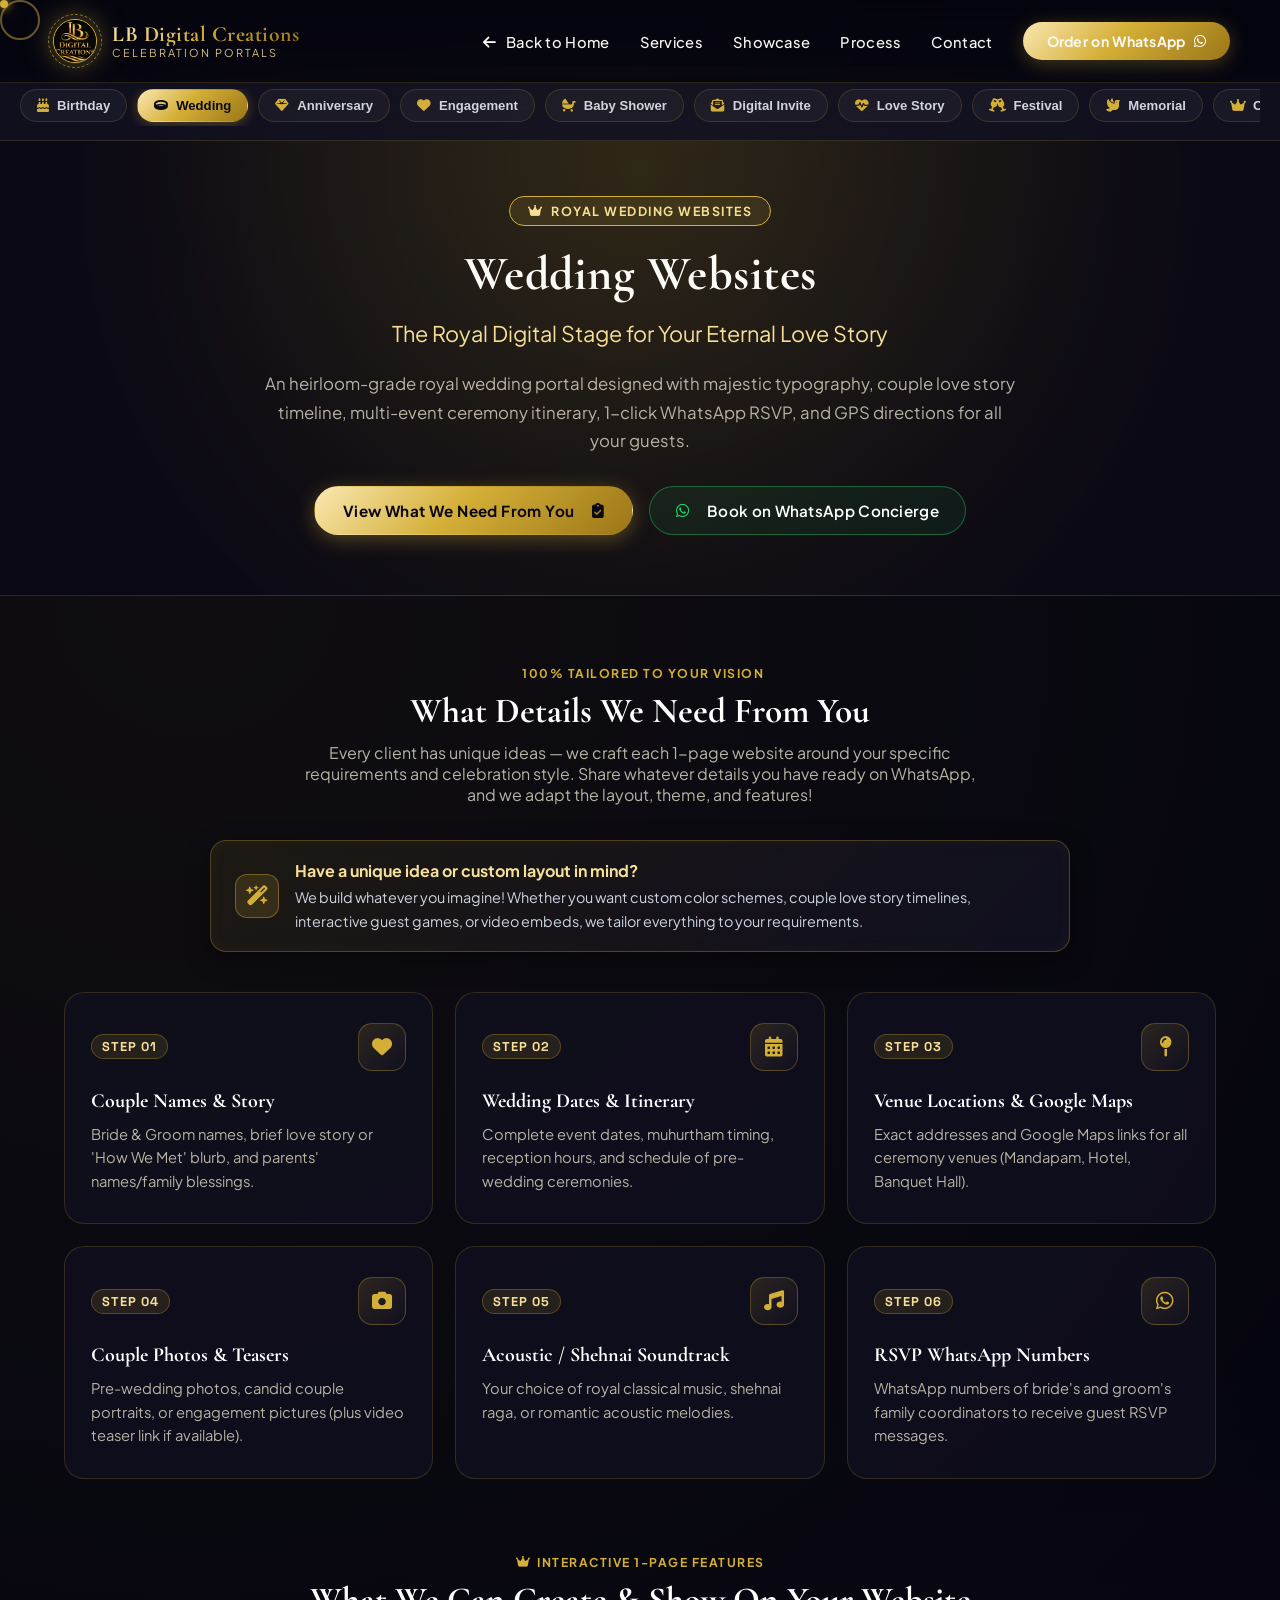
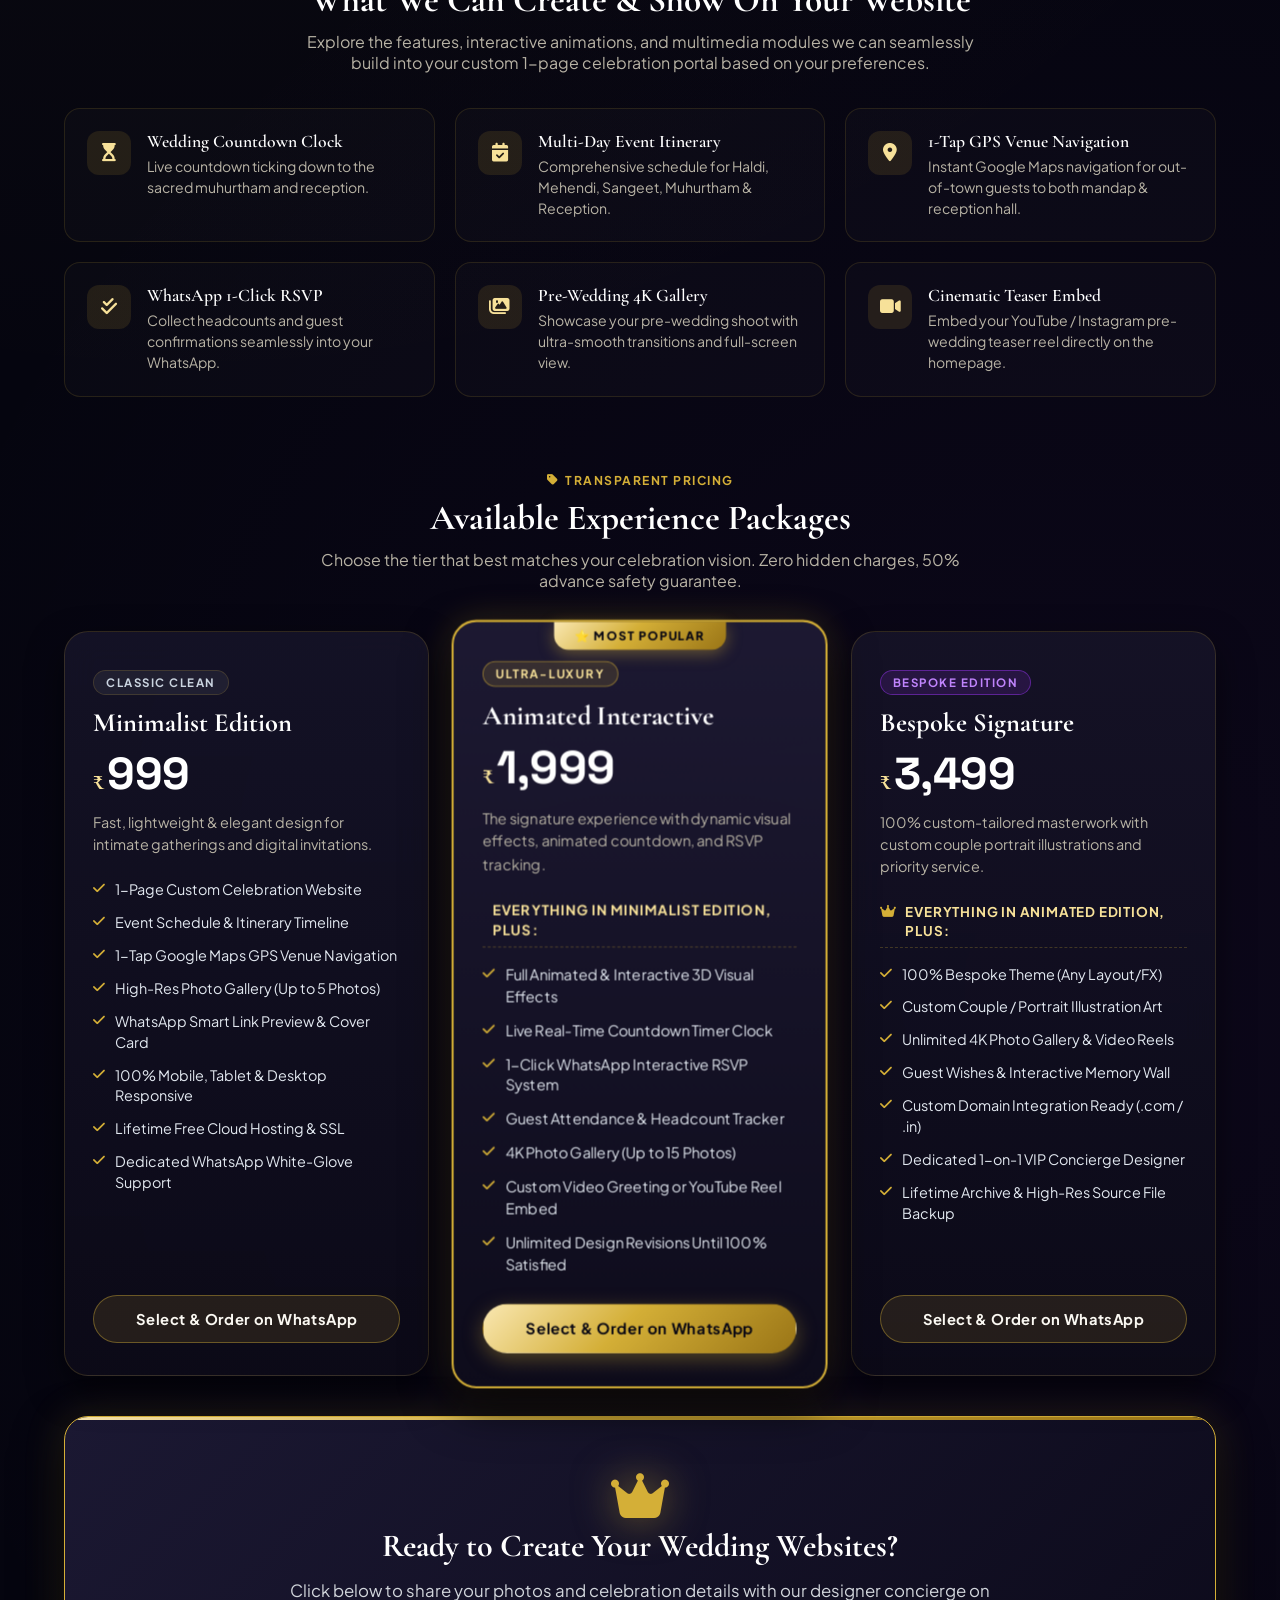
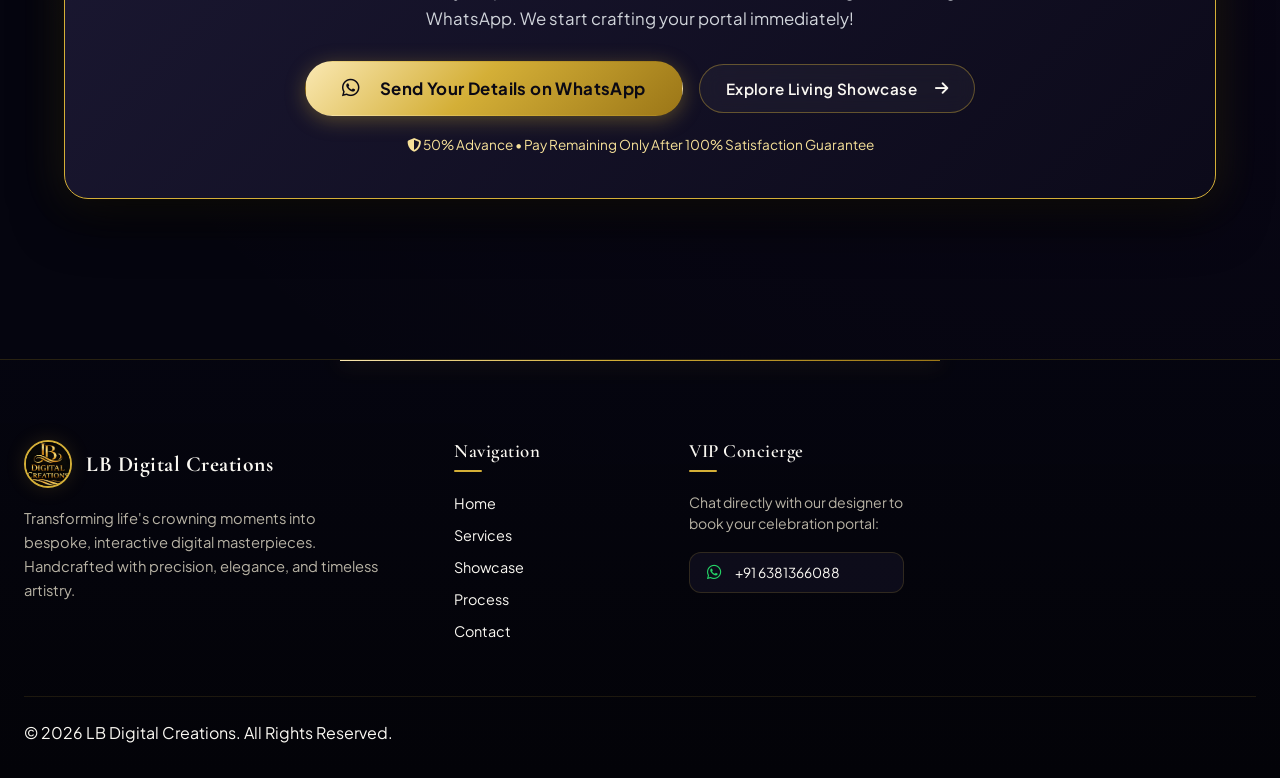
<file: service-details.html>
<!DOCTYPE html>
<html lang="en">

<head>
  <meta charset="UTF-8">
  <meta name="viewport" content="width=device-width, initial-scale=1.0">
  <title>Celebration Website Details &amp; Requirements — LB Digital Creations</title>
  <meta name="description"
    content="Explore detailed features, what we need from you to get started, package pricing, and 1-click WhatsApp booking for your custom celebration website.">

  <!-- Open Graph -->
  <meta property="og:type" content="website">
  <meta property="og:title" content="Celebration Website Details & Requirements — LB Digital Creations">
  <meta property="og:description"
    content="Everything needed to create your bespoke celebration website. Features, checklist, and packages.">
  <meta property="og:image" content="logo.jpg">

  <!-- Favicon -->
  <link rel="icon" href="logo.jpg" type="image/jpeg">

  <!-- Google Fonts -->
  <link rel="preconnect" href="https://fonts.googleapis.com">
  <link rel="preconnect" href="https://fonts.gstatic.com" crossorigin>
  <link
    href="https://fonts.googleapis.com/css2?family=Cinzel+Decorative:wght@700;900&family=Playfair+Display:ital,wght@0,400;0,600;0,700;1,400;1,600&family=Cormorant+Garamond:ital,wght@0,500;0,600;0,700;1,400;1,600&family=Plus+Jakarta+Sans:wght@300;400;500;600;700;800&family=Space+Grotesk:wght@500;600;700&display=swap"
    rel="stylesheet">

  <link rel="stylesheet" href="style.css?v=2026.25">
  <link rel="stylesheet" href="https://cdnjs.cloudflare.com/ajax/libs/font-awesome/6.5.1/css/all.min.css">

  <style>
    /* DEDICATED SERVICE DETAILS PAGE LUXURY STYLING */
    .details-page-hero {
      padding: 130px 24px 60px;
      text-align: center;
      position: relative;
      background: radial-gradient(circle at 50% 20%, rgba(212, 175, 55, 0.12) 0%, rgba(11, 9, 20, 0.98) 75%);
      border-bottom: 1px solid var(--glass-border);
      overflow: hidden;
    }

    .details-page-hero::before {
      content: '';
      position: absolute;
      top: 0;
      left: 0;
      right: 0;
      bottom: 0;
      background: radial-gradient(circle at 50% 0%, rgba(212, 175, 55, 0.08) 0%, transparent 60%);
      pointer-events: none;
    }

    .details-hero-badge {
      display: inline-flex;
      align-items: center;
      gap: 8px;
      padding: 6px 18px;
      background: rgba(212, 175, 55, 0.12);
      border: 1px solid var(--gold);
      border-radius: 30px;
      font-size: 0.78rem;
      font-weight: 700;
      letter-spacing: 1.5px;
      text-transform: uppercase;
      color: var(--gold-light);
      margin-bottom: 20px;
    }

    .details-hero-title {
      font-family: var(--font-serif);
      font-size: 3rem;
      color: #fff;
      font-weight: 700;
      letter-spacing: 0.5px;
      margin-bottom: 14px;
      line-height: 1.2;
    }

    .details-hero-tagline {
      font-family: var(--font-italic);
      font-size: 1.35rem;
      color: var(--gold-light);
      max-width: 780px;
      margin: 0 auto 20px;
      line-height: 1.5;
    }

    .details-hero-desc {
      font-size: 1.05rem;
      color: var(--text-secondary);
      max-width: 760px;
      margin: 0 auto 30px;
      line-height: 1.7;
    }

    .details-hero-actions {
      display: flex;
      align-items: center;
      justify-content: center;
      gap: 16px;
      flex-wrap: wrap;
    }

    /* QUICK OCCASION SWITCHER BAR */
    .occasion-switcher-strip {
      background: rgba(18, 17, 34, 0.85);
      border-bottom: 1px solid var(--glass-border);
      padding: 14px 20px;
      position: sticky;
      top: 75px;
      z-index: 90;
      backdrop-filter: blur(15px);
    }

    .occasion-switcher-inner {
      max-width: 1240px;
      margin: 0 auto;
      display: flex;
      align-items: center;
      gap: 10px;
      overflow-x: auto;
      scrollbar-width: thin;
      scrollbar-color: var(--gold) rgba(18, 17, 34, 0.6);
      padding-bottom: 4px;
    }

    .occasion-switch-btn {
      display: inline-flex;
      align-items: center;
      gap: 8px;
      padding: 8px 16px;
      border-radius: 20px;
      background: rgba(255, 255, 255, 0.04);
      border: 1px solid var(--glass-border);
      color: #d1d5db;
      font-size: 0.82rem;
      font-weight: 600;
      cursor: pointer;
      white-space: nowrap;
      transition: all 0.25s ease;
      text-decoration: none !important;
    }

    .occasion-switch-btn i {
      color: var(--gold);
      font-size: 0.85rem;
    }

    .occasion-switch-btn:hover {
      background: rgba(212, 175, 55, 0.12);
      border-color: var(--gold);
      color: var(--gold-light);
    }

    .occasion-switch-btn.active {
      background: var(--gold-gradient);
      color: #0b0914;
      border-color: transparent;
      font-weight: 700;
      box-shadow: 0 2px 12px rgba(212, 175, 55, 0.35);
    }

    .occasion-switch-btn.active i {
      color: #0b0914;
    }

    /* SECTION LAYOUTS */
    .details-main-content {
      max-width: 1200px;
      margin: 0 auto;
      padding: 60px 24px 100px;
    }

    .details-block-header {
      margin-bottom: 35px;
      text-align: center;
    }

    .details-block-header .sub-tag {
      display: inline-flex;
      align-items: center;
      gap: 6px;
      color: var(--gold);
      font-size: 0.76rem;
      font-weight: 700;
      letter-spacing: 1.5px;
      text-transform: uppercase;
      margin-bottom: 8px;
    }

    .details-block-header h2 {
      font-family: var(--font-serif);
      font-size: 2.2rem;
      color: #fff;
      font-weight: 700;
      margin-bottom: 10px;
    }

    .details-block-header p {
      color: var(--text-secondary);
      font-size: 1rem;
      max-width: 680px;
      margin: 0 auto;
    }

    /* CLIENT VISION BANNER */
    .client-vision-banner {
      background: linear-gradient(135deg, rgba(212, 175, 55, 0.08) 0%, rgba(18, 17, 34, 0.85) 100%);
      border: 1px solid rgba(212, 175, 55, 0.3);
      border-radius: 16px;
      padding: 18px 24px;
      display: flex;
      align-items: center;
      gap: 16px;
      max-width: 860px;
      margin: 0 auto 40px;
      box-shadow: 0 8px 25px rgba(0, 0, 0, 0.4), inset 0 0 15px rgba(212, 175, 55, 0.05);
      font-size: 0.95rem;
      color: #e2e8f0;
      line-height: 1.55;
    }

    .client-vision-banner-icon {
      width: 44px;
      height: 44px;
      border-radius: 12px;
      background: rgba(212, 175, 55, 0.15);
      border: 1px solid rgba(212, 175, 55, 0.4);
      color: var(--gold);
      display: flex;
      align-items: center;
      justify-content: center;
      font-size: 1.25rem;
      flex-shrink: 0;
    }

    .client-vision-banner-text strong {
      color: var(--gold-light);
      display: block;
      margin-bottom: 2px;
      font-size: 1rem;
    }

    .client-vision-banner-text span {
      color: #cbd5e1;
      font-size: 0.9rem;
    }

    /* WHAT WE NEED FROM YOU CHECKLIST GRID */
    .needs-checklist-grid {
      display: grid;
      grid-template-columns: repeat(auto-fit, minmax(320px, 1fr));
      gap: 22px;
      margin-bottom: 70px;
    }

    .need-card {
      background: var(--bg-card);
      border: 1px solid var(--glass-border);
      border-radius: 20px;
      padding: 30px 26px;
      position: relative;
      overflow: hidden;
      transition: all 0.35s cubic-bezier(0.16, 1, 0.3, 1);
      display: flex;
      flex-direction: column;
    }

    .need-card:hover {
      transform: translateY(-6px);
      border-color: rgba(212, 175, 55, 0.5);
      box-shadow: 0 15px 35px rgba(0, 0, 0, 0.6), 0 0 25px rgba(212, 175, 55, 0.15);
    }

    .need-card-header {
      display: flex;
      align-items: center;
      justify-content: space-between;
      margin-bottom: 18px;
    }

    .need-step-num {
      font-family: var(--font-display);
      font-size: 0.8rem;
      font-weight: 800;
      color: var(--gold-light);
      background: rgba(212, 175, 55, 0.12);
      border: 1px solid rgba(212, 175, 55, 0.3);
      padding: 3px 10px;
      border-radius: 20px;
      letter-spacing: 1px;
    }

    .need-icon-wrap {
      width: 48px;
      height: 48px;
      border-radius: 14px;
      background: linear-gradient(135deg, rgba(212, 175, 55, 0.15) 0%, rgba(18, 17, 34, 0.8) 100%);
      border: 1px solid rgba(212, 175, 55, 0.3);
      color: var(--gold);
      display: flex;
      align-items: center;
      justify-content: center;
      font-size: 1.25rem;
      transition: all 0.3s ease;
    }

    .need-card:hover .need-icon-wrap {
      background: var(--gold-gradient);
      color: #0b0914;
      transform: scale(1.08) rotate(3deg);
    }

    .need-card h3 {
      font-family: var(--font-serif);
      font-size: 1.25rem;
      color: #fff;
      font-weight: 700;
      margin-bottom: 10px;
    }

    .need-card p {
      color: var(--text-secondary);
      font-size: 0.92rem;
      line-height: 1.6;
      flex-grow: 1;
    }

    /* INCLUDED FEATURES GRID */
    .features-showcase-grid {
      display: grid;
      grid-template-columns: repeat(auto-fit, minmax(320px, 1fr));
      gap: 20px;
      margin-bottom: 70px;
    }

    .feature-showcase-item {
      display: flex;
      align-items: flex-start;
      gap: 16px;
      background: rgba(255, 255, 255, 0.02);
      border: 1px solid rgba(212, 175, 55, 0.14);
      border-radius: 16px;
      padding: 22px;
      transition: all 0.3s ease;
    }

    .feature-showcase-item:hover {
      background: rgba(212, 175, 55, 0.06);
      border-color: rgba(212, 175, 55, 0.4);
      transform: translateY(-3px);
    }

    .feature-icon-box {
      width: 44px;
      height: 44px;
      border-radius: 12px;
      background: rgba(212, 175, 55, 0.12);
      color: var(--gold-light);
      display: flex;
      align-items: center;
      justify-content: center;
      font-size: 1.15rem;
      flex-shrink: 0;
    }

    .feature-info h4 {
      font-family: var(--font-serif);
      font-size: 1.1rem;
      color: #fff;
      font-weight: 600;
      margin-bottom: 4px;
    }

    .feature-info p {
      color: var(--text-secondary);
      font-size: 0.88rem;
      line-height: 1.5;
    }

    /* ONBOARDING CALLOUT BANNER */
    .onboarding-action-card {
      background: linear-gradient(135deg, rgba(28, 25, 52, 0.95) 0%, rgba(12, 10, 26, 0.98) 100%);
      border: 1.5px solid var(--gold);
      border-radius: 24px;
      padding: 45px 36px;
      text-align: center;
      box-shadow: 0 20px 50px rgba(0, 0, 0, 0.7), 0 0 40px rgba(212, 175, 55, 0.18);
      position: relative;
      overflow: hidden;
      margin-top: 40px;
    }

    .onboarding-action-card::before {
      content: '';
      position: absolute;
      top: 0;
      left: 0;
      right: 0;
      height: 3px;
      background: var(--gold-gradient);
    }

    .onboarding-action-card h3 {
      font-family: var(--font-serif);
      font-size: 2rem;
      color: #fff;
      margin-bottom: 12px;
    }

    .onboarding-action-card p {
      color: #d1d5db;
      font-size: 1.05rem;
      max-width: 720px;
      margin: 0 auto 28px;
      line-height: 1.65;
    }

    .onboarding-btns {
      display: flex;
      align-items: center;
      justify-content: center;
      gap: 16px;
      flex-wrap: wrap;
    }

    /* BUTTON STYLES */
    .btn-primary.btn-gold-luxury {
      display: inline-flex;
      align-items: center;
      justify-content: center;
      gap: 10px;
      padding: 14px 28px;
      background: var(--gold-gradient);
      color: #0b0914 !important;
      font-weight: 700;
      font-size: 0.95rem;
      border-radius: 50px;
      border: 1px solid transparent;
      box-shadow: 0 4px 20px rgba(212, 175, 55, 0.35);
      transition: all 0.3s cubic-bezier(0.16, 1, 0.3, 1);
      letter-spacing: 0.4px;
      text-decoration: none !important;
      cursor: pointer;
    }

    .btn-primary.btn-gold-luxury:hover {
      transform: translateY(-3px);
      box-shadow: 0 8px 30px rgba(212, 175, 55, 0.55);
      color: #0b0914 !important;
    }

    .btn-outline.btn-glass-whatsapp {
      display: inline-flex;
      align-items: center;
      justify-content: center;
      gap: 10px;
      padding: 14px 26px;
      background: rgba(37, 211, 102, 0.08);
      border: 1px solid rgba(37, 211, 102, 0.4);
      color: #ffffff !important;
      font-weight: 600;
      font-size: 0.95rem;
      border-radius: 50px;
      transition: all 0.3s cubic-bezier(0.16, 1, 0.3, 1);
      letter-spacing: 0.3px;
      backdrop-filter: blur(10px);
      text-decoration: none !important;
      cursor: pointer;
    }

    .btn-outline.btn-glass-whatsapp:hover {
      background: rgba(37, 211, 102, 0.2);
      border-color: #25D366;
      transform: translateY(-3px);
      box-shadow: 0 8px 25px rgba(37, 211, 102, 0.3);
      color: #ffffff !important;
    }

    .btn-outline {
      display: inline-flex;
      align-items: center;
      justify-content: center;
      gap: 10px;
      padding: 14px 26px;
      background: rgba(255, 255, 255, 0.04);
      border: 1px solid var(--glass-border);
      color: #e2e8f0 !important;
      font-weight: 600;
      font-size: 0.95rem;
      border-radius: 50px;
      transition: all 0.3s cubic-bezier(0.16, 1, 0.3, 1);
      text-decoration: none !important;
      cursor: pointer;
    }

    .btn-outline:hover {
      border-color: var(--gold);
      background: rgba(212, 175, 55, 0.12);
      color: var(--gold-light) !important;
      transform: translateY(-2px);
    }

    /* ===== EXPERIENCE PACKAGES PRICING TIERS ===== */
    .tier-select-grid {
      display: grid;
      grid-template-columns: repeat(3, 1fr);
      gap: 28px;
      align-items: stretch;
      margin: 40px 0 50px;
    }

    .tier-card {
      background: linear-gradient(180deg, rgba(22, 20, 40, 0.88) 0%, rgba(12, 10, 24, 0.96) 100%);
      border: 1px solid var(--glass-border);
      border-radius: 24px;
      padding: 38px 28px 32px;
      display: flex;
      flex-direction: column;
      position: relative;
      transition: all 0.35s cubic-bezier(0.16, 1, 0.3, 1);
      box-shadow: 0 15px 35px rgba(0, 0, 0, 0.5);
      backdrop-filter: blur(16px);
      -webkit-backdrop-filter: blur(16px);
    }

    .tier-card:hover {
      transform: translateY(-8px);
      border-color: rgba(212, 175, 55, 0.5);
      box-shadow: 0 25px 50px rgba(0, 0, 0, 0.7), 0 0 30px rgba(212, 175, 55, 0.15);
    }

    .tier-card.featured {
      border: 2px solid var(--gold);
      background: linear-gradient(180deg, rgba(30, 26, 52, 0.96) 0%, rgba(14, 12, 28, 0.98) 100%);
      box-shadow: 0 20px 45px rgba(0, 0, 0, 0.7), 0 0 35px rgba(212, 175, 55, 0.22);
      transform: scale(1.03);
      z-index: 2;
    }

    .tier-card.featured:hover {
      transform: scale(1.05) translateY(-8px);
      box-shadow: 0 30px 60px rgba(0, 0, 0, 0.8), 0 0 45px rgba(212, 175, 55, 0.35);
    }

    .popular-ribbon {
      position: absolute;
      top: 0;
      left: 50%;
      transform: translateX(-50%);
      background: var(--gold-gradient);
      color: #0b0914;
      font-weight: 800;
      font-size: 0.72rem;
      letter-spacing: 1.5px;
      text-transform: uppercase;
      padding: 6px 20px;
      border-radius: 0 0 14px 14px;
      box-shadow: 0 4px 15px rgba(212, 175, 55, 0.4);
      white-space: nowrap;
    }

    .tier-header {
      margin-bottom: 24px;
      text-align: left;
    }

    .tier-tag {
      display: inline-block;
      font-size: 0.72rem;
      font-weight: 700;
      text-transform: uppercase;
      letter-spacing: 1.5px;
      padding: 4px 12px;
      border-radius: 20px;
      background: rgba(255, 255, 255, 0.06);
      border: 1px solid var(--glass-border);
      color: #cbd5e1;
      margin-bottom: 12px;
    }

    .tier-tag.gold {
      background: rgba(212, 175, 55, 0.15);
      border-color: rgba(212, 175, 55, 0.5);
      color: var(--gold-light);
    }

    .tier-tag.royal {
      background: rgba(147, 51, 234, 0.15);
      border-color: rgba(147, 51, 234, 0.5);
      color: #c084fc;
    }

    .tier-header h3 {
      font-family: var(--font-serif);
      font-size: 1.65rem;
      color: #ffffff;
      font-weight: 700;
      margin-bottom: 12px;
      line-height: 1.25;
    }

    .tier-price {
      display: flex;
      align-items: baseline;
      gap: 3px;
      margin-bottom: 14px;
    }

    .tier-price .currency {
      font-family: var(--font-serif);
      font-size: 1.7rem;
      font-weight: 700;
      color: var(--gold-light);
    }

    .tier-price .amount {
      font-family: var(--font-display);
      font-size: 2.8rem;
      font-weight: 800;
      color: #ffffff;
      letter-spacing: -0.5px;
      line-height: 1;
    }

    .tier-header p {
      font-size: 0.9rem;
      color: var(--text-secondary);
      line-height: 1.55;
      min-height: 44px;
      margin-bottom: 0;
    }

    .tier-features {
      list-style: none !important;
      padding: 0 !important;
      margin: 0 0 28px 0 !important;
      display: flex;
      flex-direction: column;
      gap: 12px;
      flex-grow: 1;
    }

    .tier-features li {
      list-style: none !important;
      display: flex;
      align-items: flex-start;
      gap: 10px;
      font-size: 0.9rem;
      color: #e2e8f0;
      line-height: 1.45;
    }

    .tier-features li i {
      font-size: 0.85rem;
      margin-top: 3px;
      flex-shrink: 0;
    }

    .tier-features li i.fa-check {
      color: var(--gold);
    }

    .tier-features li.feature-group-header {
      font-weight: 700;
      color: var(--gold-light) !important;
      font-size: 0.84rem !important;
      text-transform: uppercase;
      letter-spacing: 0.8px;
      padding-bottom: 6px;
      border-bottom: 1px dashed rgba(212, 175, 55, 0.25);
      margin-bottom: 4px;
    }

    .tier-features li.feature-group-header i {
      color: var(--gold);
    }

    .tier-select-btn {
      display: flex;
      align-items: center;
      justify-content: center;
      width: 100%;
      padding: 14px 20px;
      border-radius: 50px;
      font-size: 0.92rem;
      font-weight: 700;
      text-align: center;
      text-decoration: none !important;
      transition: all 0.3s ease;
      letter-spacing: 0.4px;
      background: rgba(212, 175, 55, 0.12);
      color: var(--gold-light) !important;
      border: 1.5px solid rgba(212, 175, 55, 0.4);
      cursor: pointer;
    }

    .tier-select-btn:hover {
      background: var(--gold-gradient);
      color: #0b0914 !important;
      border-color: transparent;
      transform: translateY(-2px);
      box-shadow: 0 8px 25px rgba(212, 175, 55, 0.4);
    }

    .tier-select-btn.active {
      background: var(--gold-gradient);
      color: #0b0914 !important;
      border: 1.5px solid transparent;
      box-shadow: 0 6px 20px rgba(212, 175, 55, 0.35);
    }

    .tier-select-btn.active:hover {
      transform: translateY(-2px);
      box-shadow: 0 10px 30px rgba(212, 175, 55, 0.55);
    }

    @media (max-width: 992px) {
      .tier-select-grid {
        grid-template-columns: 1fr;
        max-width: 500px;
        margin-left: auto;
        margin-right: auto;
      }

      .tier-card.featured {
        transform: none;
      }

      .tier-card.featured:hover {
        transform: translateY(-6px);
      }
    }

    @media (max-width: 768px) {
      .details-hero-title {
        font-size: 2.2rem;
      }

      .details-hero-tagline {
        font-size: 1.15rem;
      }

      .needs-checklist-grid,
      .features-showcase-grid {
        grid-template-columns: 1fr;
      }

      .onboarding-action-card {
        padding: 35px 20px;
      }

      .tier-select-grid {
        grid-template-columns: 1fr;
        gap: 24px;
        margin: 30px 0 40px;
        max-width: 100%;
      }

      .tier-card {
        padding: 32px 20px 26px;
        border-radius: 20px;
      }

      .tier-header h3 {
        font-size: 1.45rem;
      }

      .tier-price .amount {
        font-size: 2.4rem;
      }

      .tier-header p {
        min-height: auto;
        margin-bottom: 15px;
      }

      .tier-features li {
        font-size: 0.88rem;
      }

      .client-vision-banner {
        flex-direction: column;
        text-align: center;
        padding: 18px 16px;
        gap: 12px;
        margin-bottom: 30px;
      }
    }
  </style>
</head>

<body>

  <!-- CUSTOM CURSOR -->
  <div class="cursor-dot"></div>
  <div class="cursor-ring"></div>

  <!-- NAVBAR -->
  <nav class="navbar" id="navbar">
    <a href="index.html" class="nav-logo" aria-label="LB Digital Creations">
      <div class="logo-wrapper">
        <img src="logo.jpg" alt="LB Digital Creations">
        <span class="logo-ring"></span>
      </div>
      <div class="logo-text-group">
        <span class="brand-title">LB Digital Creations</span>
        <span class="brand-subtitle">Celebration Portals</span>
      </div>
    </a>
    <ul class="nav-links">
      <li><a href="index.html#home"><i class="fas fa-arrow-left" style="margin-right: 6px;"></i> Back to Home</a></li>
      <li><a href="index.html#services">Services</a></li>
      <li><a href="index.html#showcase">Showcase</a></li>
      <li><a href="index.html#how-it-works">Process</a></li>
      <li><a href="index.html#contact">Contact</a></li>
      <li>
        <a href="https://wa.me/916381366088?text=Hello%20LB%20Digital%20Creations!%20I'd%20like%20to%20order%20a%20celebration%20website."
          target="_blank" rel="noopener" class="nav-cta" id="nav-whatsapp-cta">
          <span>Order on WhatsApp</span> <i class="fab fa-whatsapp"></i>
        </a>
      </li>
    </ul>
    <button class="hamburger" aria-label="Menu">
      <span></span><span></span><span></span>
    </button>
  </nav>

  <!-- QUICK OCCASION SWITCHER STRIP -->
  <div class="occasion-switcher-strip">
    <div class="occasion-switcher-inner" id="occasion-switcher-container">
      <button type="button" class="occasion-switch-btn" data-service="birthday">
        <i class="fas fa-cake-candles"></i> <span>Birthday</span>
      </button>
      <button type="button" class="occasion-switch-btn active" data-service="wedding">
        <i class="fas fa-ring"></i> <span>Wedding</span>
      </button>
      <button type="button" class="occasion-switch-btn" data-service="anniversary">
        <i class="fas fa-gem"></i> <span>Anniversary</span>
      </button>
      <button type="button" class="occasion-switch-btn" data-service="engagement">
        <i class="fas fa-heart"></i> <span>Engagement</span>
      </button>
      <button type="button" class="occasion-switch-btn" data-service="babyshower">
        <i class="fas fa-baby-carriage"></i> <span>Baby Shower</span>
      </button>
      <button type="button" class="occasion-switch-btn" data-service="invitation">
        <i class="fas fa-envelope-open-text"></i> <span>Digital Invite</span>
      </button>
      <button type="button" class="occasion-switch-btn" data-service="lovestory">
        <i class="fas fa-heart-pulse"></i> <span>Love Story</span>
      </button>
      <button type="button" class="occasion-switch-btn" data-service="festival">
        <i class="fas fa-champagne-glasses"></i> <span>Festival</span>
      </button>
      <button type="button" class="occasion-switch-btn" data-service="memorial">
        <i class="fas fa-dove"></i> <span>Memorial</span>
      </button>
      <button type="button" class="occasion-switch-btn" data-service="customevent">
        <i class="fas fa-crown"></i> <span>Custom Event</span>
      </button>
    </div>
  </div>

  <!-- HERO SHOWCASE -->
  <header class="details-page-hero">
    <div class="details-hero-badge" id="hero-badge">
      <i class="fas fa-crown"></i> <span id="hero-badge-text">Bespoke Celebration Websites</span>
    </div>
    <h1 class="details-hero-title" id="hero-title">Wedding Websites</h1>
    <p class="details-hero-tagline" id="hero-tagline">The Royal Digital Stage for Your Eternal Love Story</p>
    <p class="details-hero-desc" id="hero-desc">
      An heirloom-grade royal wedding portal designed with majestic typography, couple love story timeline, multi-event ceremony itinerary, 1-click WhatsApp RSVP, and GPS directions for all your guests.
    </p>
    <div class="details-hero-actions">
      <a href="#needs-checklist" class="btn-primary btn-gold-luxury">
        <span>View What We Need From You</span>
        <i class="fas fa-clipboard-check" style="margin-left: 8px;"></i>
      </a>
      <a href="#" id="hero-whatsapp-btn" target="_blank" rel="noopener" class="btn-outline btn-glass-whatsapp">
        <i class="fab fa-whatsapp" style="margin-right: 8px; color: #25D366;"></i>
        <span>Book on WhatsApp Concierge</span>
      </a>
    </div>
  </header>

  <!-- MAIN DETAILS CONTENT -->
  <main class="details-main-content">

    <!-- BLOCK 1: WHAT WE NEED FROM YOU CHECKLIST -->
    <section class="details-section" id="needs-checklist">
      <div class="details-block-header">
        <span class="sub-tag"><i class="fas fa-sparkles"></i> 100% Tailored to Your Vision</span>
        <h2>What Details We Need From You</h2>
        <p>Every client has unique ideas — we craft each 1-page website around your specific requirements and celebration style. Share whatever details you have ready on WhatsApp, and we adapt the layout, theme, and features!</p>
      </div>

      <div class="client-vision-banner">
        <div class="client-vision-banner-icon">
          <i class="fas fa-wand-magic-sparkles"></i>
        </div>
        <div class="client-vision-banner-text">
          <strong>Have a unique idea or custom layout in mind?</strong>
          <span>We build whatever you imagine! Whether you want custom color schemes, couple love story timelines, interactive guest games, or video embeds, we tailor everything to your requirements.</span>
        </div>
      </div>

      <div class="needs-checklist-grid" id="needs-grid">
        <!-- Dynamically injected via JavaScript -->
      </div>
    </section>

    <!-- BLOCK 2: WHAT WE CREATE FOR YOU (FEATURES) -->
    <section class="details-section" id="included-features">
      <div class="details-block-header">
        <span class="sub-tag"><i class="fas fa-crown"></i> Interactive 1-Page Features</span>
        <h2>What We Can Create &amp; Show On Your Website</h2>
        <p>Explore the features, interactive animations, and multimedia modules we can seamlessly build into your custom 1-page celebration portal based on your preferences.</p>
      </div>

      <div class="features-showcase-grid" id="features-grid">
        <!-- Dynamically injected via JavaScript -->
      </div>
    </section>

    <!-- BLOCK 3: PACKAGES OVERVIEW STRIP -->
    <section class="details-section" id="packages-overview">
      <div class="details-block-header">
        <span class="sub-tag"><i class="fas fa-tag"></i> Transparent Pricing</span>
        <h2>Available Experience Packages</h2>
        <p>Choose the tier that best matches your celebration vision. Zero hidden charges, 50% advance safety guarantee.</p>
      </div>

      <div class="tier-select-grid" style="margin-bottom: 35px;">
        <!-- TIER 1 -->
        <div class="tier-card" data-tier="classic">
          <div class="tier-header">
            <span class="tier-tag">Classic Clean</span>
            <h3>Minimalist Edition</h3>
            <div class="tier-price">
              <span class="currency">₹</span>
              <span class="amount">999</span>
            </div>
            <p>Fast, lightweight &amp; elegant design for intimate gatherings and digital invitations.</p>
          </div>
          <ul class="tier-features">
            <li><i class="fas fa-check"></i> 1-Page Custom Celebration Website</li>
            <li><i class="fas fa-check"></i> Event Schedule &amp; Itinerary Timeline</li>
            <li><i class="fas fa-check"></i> 1-Tap Google Maps GPS Venue Navigation</li>
            <li><i class="fas fa-check"></i> High-Res Photo Gallery (Up to 5 Photos)</li>
            <li><i class="fas fa-check"></i> WhatsApp Smart Link Preview &amp; Cover Card</li>
            <li><i class="fas fa-check"></i> 100% Mobile, Tablet &amp; Desktop Responsive</li>
            <li><i class="fas fa-check"></i> Lifetime Free Cloud Hosting &amp; SSL</li>
            <li><i class="fas fa-check"></i> Dedicated WhatsApp White-Glove Support</li>
          </ul>
          <a href="#" class="tier-select-btn book-tier-btn" data-tier-name="Minimalist Edition (₹999)">Select &amp; Order on WhatsApp</a>
        </div>

        <!-- TIER 2 -->
        <div class="tier-card featured active" data-tier="luxury">
          <div class="popular-ribbon">⭐ MOST POPULAR</div>
          <div class="tier-header">
            <span class="tier-tag gold">Ultra-Luxury</span>
            <h3>Animated Interactive</h3>
            <div class="tier-price">
              <span class="currency">₹</span>
              <span class="amount">1,999</span>
            </div>
            <p>The signature experience with dynamic visual effects, animated countdown, and RSVP tracking.</p>
          </div>
          <ul class="tier-features">
            <li class="feature-group-header"><i class="fas fa-sparkles"></i> Everything in Minimalist Edition, plus:</li>
            <li><i class="fas fa-check"></i> Full Animated &amp; Interactive 3D Visual Effects</li>
            <li><i class="fas fa-check"></i> Live Real-Time Countdown Timer Clock</li>
            <li><i class="fas fa-check"></i> 1-Click WhatsApp Interactive RSVP System</li>
            <li><i class="fas fa-check"></i> Guest Attendance &amp; Headcount Tracker</li>
            <li><i class="fas fa-check"></i> 4K Photo Gallery (Up to 15 Photos)</li>
            <li><i class="fas fa-check"></i> Custom Video Greeting or YouTube Reel Embed</li>
            <li><i class="fas fa-check"></i> Unlimited Design Revisions Until 100% Satisfied</li>
          </ul>
          <a href="#" class="tier-select-btn active book-tier-btn" data-tier-name="Animated Interactive (₹1,999)">Select &amp; Order on WhatsApp</a>
        </div>

        <!-- TIER 3 -->
        <div class="tier-card" data-tier="bespoke">
          <div class="tier-header">
            <span class="tier-tag royal">Bespoke Edition</span>
            <h3>Bespoke Signature</h3>
            <div class="tier-price">
              <span class="currency">₹</span>
              <span class="amount">3,499</span>
            </div>
            <p>100% custom-tailored masterwork with custom couple portrait illustrations and priority service.</p>
          </div>
          <ul class="tier-features">
            <li class="feature-group-header"><i class="fas fa-crown"></i> Everything in Animated Edition, plus:</li>
            <li><i class="fas fa-check"></i> 100% Bespoke Theme (Any Layout/FX)</li>
            <li><i class="fas fa-check"></i> Custom Couple / Portrait Illustration Art</li>
            <li><i class="fas fa-check"></i> Unlimited 4K Photo Gallery &amp; Video Reels</li>
            <li><i class="fas fa-check"></i> Guest Wishes &amp; Interactive Memory Wall</li>
            <li><i class="fas fa-check"></i> Custom Domain Integration Ready (.com / .in)</li>
            <li><i class="fas fa-check"></i> Dedicated 1-on-1 VIP Concierge Designer</li>
            <li><i class="fas fa-check"></i> Lifetime Archive &amp; High-Res Source File Backup</li>
          </ul>
          <a href="#" class="tier-select-btn book-tier-btn" data-tier-name="Bespoke Signature (₹3,499)">Select &amp; Order on WhatsApp</a>
        </div>
      </div>
    </section>

    <!-- BLOCK 4: DIRECT ONBOARDING CALLOUT -->
    <div class="onboarding-action-card">
      <div class="atelier-crown"><i class="fas fa-crown"></i></div>
      <h3 id="card-callout-title">Ready to Create Your Celebration Website?</h3>
      <p id="card-callout-desc">
        Click below to share your photos and celebration details with our designer concierge on WhatsApp. We start crafting your portal immediately!
      </p>
      <div class="onboarding-btns">
        <a href="#" id="callout-whatsapp-btn" target="_blank" rel="noopener" class="btn-primary btn-gold-luxury" style="padding: 16px 36px; font-size: 1.05rem;">
          <i class="fab fa-whatsapp" style="margin-right: 10px; font-size: 1.25rem;"></i>
          <span>Send Your Details on WhatsApp</span>
        </a>
        <a href="index.html#showcase" class="btn-outline" style="border-color: rgba(212,175,55,0.4); color: var(--gold-light);">
          <span>Explore Living Showcase</span>
          <i class="fas fa-arrow-right" style="margin-left: 8px;"></i>
        </a>
      </div>
      <div style="margin-top: 20px; font-size: 0.85rem; color: var(--gold-light);">
        <i class="fas fa-shield-alt"></i> 50% Advance • Pay Remaining Only After 100% Satisfaction Guarantee
      </div>
    </div>

  </main>

  <!-- LUXURY ATELIER FOOTER -->
  <footer class="atelier-footer">
    <div class="footer-inner">
      <div class="footer-top-grid">
        <div class="footer-brand-col">
          <div class="footer-logo-row">
            <img src="logo.jpg" alt="LB Digital Creations" class="footer-logo-img" width="48" height="48"
              style="width: 48px; height: 48px; max-width: 48px; max-height: 48px; border-radius: 50%; object-fit: cover; border: 2px solid var(--gold); box-shadow: var(--gold-glow-subtle); flex-shrink: 0;">
            <div class="footer-brand-text">
              <span class="footer-title">LB Digital Creations</span>
            </div>
          </div>
          <p class="footer-bio">
            Transforming life's crowning moments into bespoke, interactive digital masterpieces. Handcrafted with precision, elegance, and timeless artistry.
          </p>
        </div>

        <div class="footer-nav-col">
          <h4 class="footer-col-title">Navigation</h4>
          <ul class="footer-links-list">
            <li><a href="index.html#home">Home</a></li>
            <li><a href="index.html#services">Services</a></li>
            <li><a href="index.html#showcase">Showcase</a></li>
            <li><a href="index.html#how-it-works">Process</a></li>
            <li><a href="index.html#contact">Contact</a></li>
          </ul>
        </div>

        <div class="footer-contact-col">
          <h4 class="footer-col-title">VIP Concierge</h4>
          <p class="footer-contact-note">Chat directly with our designer to book your celebration portal:</p>
          <div class="footer-contact-pills">
            <a href="https://wa.me/916381366088" target="_blank" rel="noopener" class="footer-pill-btn whatsapp">
              <i class="fab fa-whatsapp"></i>
              <span>+91 6381366088</span>
            </a>
          </div>
        </div>
      </div>
      <div class="footer-bottom-bar">
        <div class="footer-copyright">&copy; 2026 LB Digital Creations. All Rights Reserved.</div>
      </div>
    </div>
  </footer>

  <script>
    // DATA DICTIONARY FOR ALL 10 CELEBRATION TYPES
    const SERVICES_DATA = {
      birthday: {
        title: "Birthday Websites",
        tagline: "Celebrate Life's Milestone Moments with Living Digital Artistry",
        badge: "Milestone Celebration",
        icon: "fa-cake-candles",
        startingPrice: "₹999",
        description: "Make birthdays unforgettable with a custom-crafted website portal featuring personal photo albums, heartwarming guest messages, real-time countdown, and festive animations that delight family & friends.",
        includedFeatures: [
          { icon: "fa-camera-retro", title: "Milestone Photo Gallery", desc: "Curate childhood to present-day high-res photos with elegant lightbox view." },
          { icon: "fa-stopwatch", title: "Party Countdown Timer", desc: "Real-time ticking clock building excitement towards the cake cutting." },
          { icon: "fa-map-location-dot", title: "1-Tap GPS Venue Navigation", desc: "Direct Google Maps navigation so guests arrive at the party effortlessly." },
          { icon: "fa-message", title: "Digital Wishes & Messages Wall", desc: "Friends and family can post heartfelt birthday greetings directly on the site." },
          { icon: "fa-share-nodes", title: "WhatsApp Rich Link Card", desc: "Stunning link preview with birthday person's photo when sharing in chat groups." },
          { icon: "fa-music", title: "Custom Birthday Soundtrack", desc: "Upbeat or nostalgic background audio track tailored to their personality." }
        ],
        needsChecklist: [
          { step: "01", icon: "fa-images", title: "Celebration Photos", desc: "5 to 15 high-quality photos (childhood, highlights, portraits) + 1 favorite photo for the main hero cover." },
          { step: "02", icon: "fa-calendar-day", title: "Event Date, Time & Venue", desc: "Exact date of birth / celebration, party timing (e.g. 7:00 PM), and complete venue address or Google Maps location link." },
          { step: "03", icon: "fa-user-pen", title: "Birthday Person's Details", desc: "Name, milestone age (optional, e.g. 1st, 18th, 25th, 50th), brief personal bio, hobbies, or a heartfelt quote from family/friends." },
          { step: "04", icon: "fa-clock", title: "Party Schedule & Itinerary", desc: "Flow of the event (e.g. Welcome Drinks 7:00 PM, Cake Cutting 8:00 PM, Dinner & DJ 8:30 PM)." },
          { step: "05", icon: "fa-music", title: "Favorite Song or Music", desc: "Name of their favorite song or background theme track you would like embedded." },
          { step: "06", icon: "fa-phone-volume", title: "RSVP Contact Number", desc: "WhatsApp phone number of the host to receive guest attendance confirmations." }
        ]
      },
      wedding: {
        title: "Wedding Websites",
        tagline: "The Royal Digital Stage for Your Eternal Love Story",
        badge: "Royal Wedding Websites",
        icon: "fa-ring",
        startingPrice: "₹999",
        description: "An heirloom-grade royal wedding portal designed with majestic typography, couple love story timeline, multi-event ceremony itinerary, 1-click WhatsApp RSVP, and GPS directions for all your guests.",
        includedFeatures: [
          { icon: "fa-hourglass-start", title: "Wedding Countdown Clock", desc: "Live countdown ticking down to the sacred muhurtham and reception." },
          { icon: "fa-calendar-check", title: "Multi-Day Event Itinerary", desc: "Comprehensive schedule for Haldi, Mehendi, Sangeet, Muhurtham & Reception." },
          { icon: "fa-location-dot", title: "1-Tap GPS Venue Navigation", desc: "Instant Google Maps navigation for out-of-town guests to both mandap & reception hall." },
          { icon: "fa-check-double", title: "WhatsApp 1-Click RSVP", desc: "Collect headcounts and guest confirmations seamlessly into your WhatsApp." },
          { icon: "fa-images", title: "Pre-Wedding 4K Gallery", desc: "Showcase your pre-wedding shoot with ultra-smooth transitions and full-screen view." },
          { icon: "fa-video", title: "Cinematic Teaser Embed", desc: "Embed your YouTube / Instagram pre-wedding teaser reel directly on the homepage." }
        ],
        needsChecklist: [
          { step: "01", icon: "fa-heart", title: "Couple Names & Story", desc: "Bride & Groom names, brief love story or 'How We Met' blurb, and parents' names/family blessings." },
          { step: "02", icon: "fa-calendar-days", title: "Wedding Dates & Itinerary", desc: "Complete event dates, muhurtham timing, reception hours, and schedule of pre-wedding ceremonies." },
          { step: "03", icon: "fa-map-pin", title: "Venue Locations & Google Maps", desc: "Exact addresses and Google Maps links for all ceremony venues (Mandapam, Hotel, Banquet Hall)." },
          { step: "04", icon: "fa-camera", title: "Couple Photos & Teasers", desc: "Pre-wedding photos, candid couple portraits, or engagement pictures (plus video teaser link if available)." },
          { step: "05", icon: "fa-music", title: "Acoustic / Shehnai Soundtrack", desc: "Your choice of royal classical music, shehnai raga, or romantic acoustic melodies." },
          { step: "06", icon: "fa-whatsapp", title: "RSVP WhatsApp Numbers", desc: "WhatsApp numbers of bride's and groom's family coordinators to receive guest RSVP messages." }
        ]
      },
      anniversary: {
        title: "Anniversary Websites",
        tagline: "Honoring Decades of Love, Milestones & Cherished Memories",
        badge: "Silver & Golden Jubilees",
        icon: "fa-gem",
        startingPrice: "₹999",
        description: "Celebrate silver, golden, or annual milestones with a sentimental interactive tribute showcasing the couple's journey through the years, family photo archives, and celebratory event details.",
        includedFeatures: [
          { icon: "fa-timeline", title: "Journey Through the Years", desc: "Interactive timeline highlighting wedding day, children, travels, and key milestones." },
          { icon: "fa-images", title: "Memory Lane Photo Gallery", desc: "Vintage throwback wedding photos alongside recent family portraits." },
          { icon: "fa-heart-circle-bolt", title: "Family Tributes & Wishes", desc: "Special messages from children, grandchildren, relatives, and lifelong friends." },
          { icon: "fa-map-location-dot", title: "1-Tap GPS Venue Directions", desc: "Direct Google Maps venue navigation for all invited guests." },
          { icon: "fa-share-nodes", title: "WhatsApp Card Sharing", desc: "Customized preview banner ready for family group sharing with 1 tap." },
          { icon: "fa-compact-disc", title: "Golden Era Soundtrack", desc: "Nostalgic romantic melody or the couple's wedding era classic." }
        ],
        needsChecklist: [
          { step: "01", icon: "fa-heart", title: "Couple Names & Years Completed", desc: "Names of the celebrating couple, wedding anniversary date, and milestone (e.g. 1st, 10th, 25th Silver, 50th Golden)." },
          { step: "02", icon: "fa-images", title: "Vintage & Present Day Photos", desc: "Original wedding photograph + photos of their journey across decades with family & grandchildren." },
          { step: "03", icon: "fa-pen-fancy", title: "Key Milestones & Journey Story", desc: "Brief highlights of their life together, family tree notes, or heartwarming quotes from children." },
          { step: "04", icon: "fa-calendar-check", title: "Celebration Event Details", desc: "Dinner party date, banquet venue address, Google Maps link, and evening program schedule." },
          { step: "05", icon: "fa-music", title: "Nostalgic Favorite Melody", desc: "The couple's favorite romantic classic song or soothing instrumental background melody." },
          { step: "06", icon: "fa-phone", title: "RSVP Coordinator Contact", desc: "Host / family member's WhatsApp contact for guest attendance confirmations." }
        ]
      },
      engagement: {
        title: "Engagement Websites",
        tagline: "The Grand Official Announcement of Your Beginning",
        badge: "Engagement & Roka",
        icon: "fa-heart",
        startingPrice: "₹999",
        description: "Announce your betrothal with modern sophistication. Interactive ring reveal, ceremony countdown, engagement itinerary, proposal story, and streamlined RSVP for your inner circle.",
        includedFeatures: [
          { icon: "fa-ring", title: "Digital Ring Reveal", desc: "Sparkling high-res showcase of the engagement rings and proposal story." },
          { icon: "fa-clock", title: "Ceremony Countdown", desc: "Real-time countdown to the ring exchange and ring ceremony." },
          { icon: "fa-map-pin", title: "Venue GPS Directions", desc: "1-tap Google Maps directions to the engagement venue." },
          { icon: "fa-comment-sms", title: "WhatsApp 1-Click RSVP", desc: "Keep track of guest confirmations without messy phone calls." },
          { icon: "fa-photo-film", title: "Proposal Moments Gallery", desc: "Candid snapshots from the romantic proposal and couple photoshoot." },
          { icon: "fa-share", title: "Sleek Social Share Cards", desc: "Custom WhatsApp and Instagram announcement link preview." }
        ],
        needsChecklist: [
          { step: "01", icon: "fa-user-group", title: "Couple Names & Proposal Date", desc: "Bride & Groom names and engagement / ring ceremony date and time." },
          { step: "02", icon: "fa-camera", title: "Proposal & Candid Photos", desc: "5 to 10 photos of the proposal, couple candid shots, or ring close-ups." },
          { step: "03", icon: "fa-pen", title: "How He / She Proposed", desc: "Short sweet story about the proposal or message to loved ones." },
          { step: "04", icon: "fa-location-dot", title: "Engagement Venue & GPS", desc: "Venue name, full address, and Google Maps location link." },
          { step: "05", icon: "fa-calendar-day", title: "Function Schedule", desc: "Timings for ring exchange, high tea, dinner, and photo sessions." },
          { step: "06", icon: "fa-whatsapp", title: "RSVP WhatsApp Contact", desc: "Phone number to receive guest wishes and attendance confirmations." }
        ]
      },
      babyshower: {
        title: "Baby Shower & Naming Ceremonies",
        tagline: "Welcoming Little Miracles with Whimsical Digital Wonder",
        badge: "New Beginnings",
        icon: "fa-baby-carriage",
        startingPrice: "₹999",
        description: "Joyful, pastel-toned celebration portals celebrating parents-to-be and welcoming newborns. Packed with maternity shoots, event schedule, GPS navigation, and digital wish books.",
        includedFeatures: [
          { icon: "fa-baby", title: "Little One Welcome Showcase", desc: "Delightful animations, pastel theme styling, and baby shower themes." },
          { icon: "fa-images", title: "Maternity & Family Photos", desc: "Gorgeous high-res gallery of maternity photoshoot and proud parents." },
          { icon: "fa-calendar-heart", title: "Ceremony Schedule", desc: "Seemantham, Valaikaappu, Godh Bharai, or Naming ceremony timeline." },
          { icon: "fa-map-location", title: "Venue Google Maps", desc: "1-tap GPS venue location for family and friends." },
          { icon: "fa-envelope-open", title: "Blessings & Wishes Wall", desc: "Loved ones leave digital blessings for the baby and parents." },
          { icon: "fa-share-nodes", title: "WhatsApp Share Ready", desc: "Custom card preview with cute baby themed artwork for instant chat sharing." }
        ],
        needsChecklist: [
          { step: "01", icon: "fa-person-pregnant", title: "Parents' Names & Event Title", desc: "Parents' names, name of ceremony (e.g. Baby Shower, Naming Ceremony, Seemantham, Cradle Ceremony)." },
          { step: "02", icon: "fa-calendar", title: "Ceremony Date & Timings", desc: "Date of function, auspicious timing (muhurtham), and lunch / dinner schedule." },
          { step: "03", icon: "fa-map-pin", title: "Venue Details & Google Maps", desc: "Full address of home or banquet hall with Google Maps location." },
          { step: "04", icon: "fa-camera", title: "Maternity & Couple Photos", desc: "5 to 10 maternity photoshoot pictures or couple portraits for the gallery." },
          { step: "05", icon: "fa-palette", title: "Theme or Color Preference", desc: "Preferred theme (e.g. Royal Gold, Pastel Pink/Blue, Teddy Bear, Boho Garden, Traditional)." },
          { step: "06", icon: "fa-whatsapp", title: "RSVP WhatsApp Contact", desc: "Contact number for guests to RSVP their attendance." }
        ]
      },
      festival: {
        title: "Festival & Grand Celebrations",
        tagline: "Vibrant, Cultural Digital Hubs for Festivals & Community Gatherings",
        badge: "Grand Festivities",
        icon: "fa-champagne-glasses",
        startingPrice: "₹999",
        description: "Electrifying, cultural celebration portals for Diwali, New Year, Pongal, Eid, Christmas, family reunions, and community galas with festive greetings, event schedules, and photo highlights.",
        includedFeatures: [
          { icon: "fa-sparkles", title: "Festive Visual Effects", desc: "Dynamic fireworks, festive lights, diya glow, and celebration particles." },
          { icon: "fa-calendar-days", title: "Festival Program Guide", desc: "Detailed schedule for pooja, cultural performances, feasts, and fireworks." },
          { icon: "fa-map-location-dot", title: "Celebration Venue GPS", desc: "Turn-by-turn Google Maps navigation for all guests and attendees." },
          { icon: "fa-images", title: "Festival Photo Gallery", desc: "Showcase annual family traditions, previous celebrations, and decor." },
          { icon: "fa-music", title: "Traditional Festive Music", desc: "Cultural background tracks that bring the festive spirit alive." },
          { icon: "fa-share-nodes", title: "WhatsApp Group Invite Card", desc: "Rich preview banner designed for mass sharing in family and community groups." }
        ],
        needsChecklist: [
          { step: "01", icon: "fa-star", title: "Festival Name & Occasion", desc: "Name of festival or community gathering (e.g. Diwali Party, Pongal Thiruvizha, Grand Family Reunion)." },
          { step: "02", icon: "fa-calendar", title: "Date & Celebration Timings", desc: "Complete date, pooja timings, dinner hours, and program schedule." },
          { step: "03", icon: "fa-map-pin", title: "Venue Location & Address", desc: "Banquet, community hall, or family home address with Google Maps link." },
          { step: "04", icon: "fa-camera", title: "Celebration Photos & Artwork", desc: "Family photos, previous festival highlights, or specific festive artwork." },
          { step: "05", icon: "fa-music", title: "Festive Background Music", desc: "Choice of celebratory instrumental, traditional carnatic, or upbeat festive music." },
          { step: "06", icon: "fa-phone", title: "Organizer WhatsApp Contacts", desc: "Phone numbers of the organizing hosts for guest inquiries and RSVP." }
        ]
      },
      invitation: {
        title: "Digital Invitation Websites",
        tagline: "The Modern, Eco-Friendly Alternative to Traditional Paper Cards",
        badge: "Eco-Luxe Invites",
        icon: "fa-envelope-open-text",
        startingPrice: "₹999",
        description: "Replace costly, wasteful printed cards with a breathtaking, interactive invitation website that guests can open on any phone with 1 tap. Complete with 1-click RSVP and live Google Maps directions.",
        includedFeatures: [
          { icon: "fa-mobile-screen", title: "100% Smartphone Optimized", desc: "Opens instantly in WhatsApp and browser with zero app installation needed." },
          { icon: "fa-check", title: "Instant WhatsApp RSVP", desc: "Guests confirm attendance in 1 click — no more calling hundreds of people." },
          { icon: "fa-location-dot", title: "Direct Google Maps GPS", desc: "No lost guests — 1 tap opens turn-by-turn directions directly to the venue." },
          { icon: "fa-calendar-plus", title: "Add to Google Calendar", desc: "Guests can add the event to their phone calendar so they never forget." },
          { icon: "fa-leaf", title: "100% Eco-Friendly & Zero Print Cost", desc: "Save thousands on paper printing, envelopes, and courier charges." },
          { icon: "fa-share-nodes", title: "Custom WhatsApp Preview Card", desc: "Personalized title, photo, and description for every chat share." }
        ],
        needsChecklist: [
          { step: "01", icon: "fa-envelope", title: "Invitation Title & Occasion", desc: "Type of celebration (Housewarming, Graduation, Birthday, Reception, Inauguration)." },
          { step: "02", icon: "fa-users", title: "Host Names & Cordial Invite Note", desc: "Names of hosts, family greeting message, and the invitation text." },
          { step: "03", icon: "fa-calendar-day", title: "Event Date & Program Schedule", desc: "Exact date, start time, ceremonies, and dining timing." },
          { step: "04", icon: "fa-map-pin", title: "Venue Location & Google Maps", desc: "Complete address and Google Maps pin for seamless navigation." },
          { step: "05", icon: "fa-image", title: "Hero Photo or Family Portrait", desc: "1 to 5 photos for the cover card and invitation gallery." },
          { step: "06", icon: "fa-whatsapp", title: "RSVP WhatsApp Contact", desc: "Number to receive attendee confirmations and headcounts." }
        ]
      },
      lovestory: {
        title: "Love & Couple Story Websites",
        tagline: "Immortalize Your Romantic Journey with a Cinematic Digital Heirloom",
        badge: "Romantic Chronicles",
        icon: "fa-heart-pulse",
        startingPrice: "₹999",
        description: "A digital storybook chronicling your love story from the day you met, your first trip, the proposal, and the road to forever. Perfect for surprises, Valentine's Day, anniversaries, or wedding keepsakes.",
        includedFeatures: [
          { icon: "fa-timeline", title: "Interactive Story Chapters", desc: "Chronological chapters (First Glance, The Confession, Adventures, Forever)." },
          { icon: "fa-images", title: "High-Res Romantic Gallery", desc: "Candid couple pictures, travel albums, and favorite memories with love notes." },
          { icon: "fa-music", title: "Your Couple Song Player", desc: "Embedded background player featuring 'your song' with smooth controls." },
          { icon: "fa-quote-left", title: "Love Letters & Special Vows", desc: "Special heartfelt love letter or promises etched beautifully in gold script." },
          { icon: "fa-lock", title: "Password-Protected (Optional)", desc: "Option to keep the portal private for just the two of you or close family." },
          { icon: "fa-infinity", title: "Lifetime Digital Keepsake", desc: "Free cloud hosting that remains active forever as your digital scrapbook." }
        ],
        needsChecklist: [
          { step: "01", icon: "fa-heart", title: "Couple Names & Anniversaries", desc: "Both partner names, pet names, date you met, and dating anniversary date." },
          { step: "02", icon: "fa-book-heart", title: "Key Milestones & Story Chapters", desc: "Short notes on major milestones: How You Met, First Date, Best Trip, The Proposal." },
          { step: "03", icon: "fa-camera-retro", title: "Couple Photos Across Time", desc: "10 to 20 cherished photos across your relationship + 1 favorite high-res cover photo." },
          { step: "04", icon: "fa-pen-fancy", title: "Love Letter or Secret Note", desc: "A personal love note or vows you would like featured prominently." },
          { step: "05", icon: "fa-music", title: "Your Special Song", desc: "The name of your couple song or romantic acoustic melody for the background." },
          { step: "06", icon: "fa-shield-halved", title: "Privacy Preference", desc: "Let us know if you want the site public or protected with a secret couple password." }
        ]
      },
      memorial: {
        title: "Memorial & Tribute Websites",
        tagline: "Honoring Sacred Legacies with Dignity, Peace & Eternal Reverence",
        badge: "Sacred Remembrance",
        icon: "fa-dove",
        startingPrice: "₹999",
        description: "A serene, dignified digital memorial honoring a cherished soul. Features biography timeline, photo archive, condolences book for family and friends worldwide, and memorial service details.",
        includedFeatures: [
          { icon: "fa-feather", title: "Dignified Biography & Legacy", desc: "Honoring life achievements, character, values, and cherished memories." },
          { icon: "fa-hands-praying", title: "Condolences & Tribute Wall", desc: "Loved ones across the world can light a digital candle and write condolence notes." },
          { icon: "fa-images", title: "Life Reflections Photo Archive", desc: "Historical and family photos celebrating a life lived with grace." },
          { icon: "fa-map-location-dot", title: "Memorial Service GPS", desc: "Venue details and Google Maps location for remembrance ceremonies." },
          { icon: "fa-music", title: "Peaceful Sacred Hymn Player", desc: "Soft, ambient instrumental hymns or sacred chants offering solace." },
          { icon: "fa-infinity", title: "Permanent Living Memorial", desc: "Never expires — a lasting legacy accessible to future generations." }
        ],
        needsChecklist: [
          { step: "01", icon: "fa-dove", title: "Name & Life Dates", desc: "Full name of the departed soul, date of birth, date of passing, and honored title." },
          { step: "02", icon: "fa-book-open", title: "Biography & Family Legacy", desc: "Brief life story, key achievements, family survivors, and cherished values/quotes." },
          { step: "03", icon: "fa-camera", title: "Portraits & Family Photos", desc: "1 main portrait for the memorial banner + 5 to 15 photos across their life." },
          { step: "04", icon: "fa-calendar-day", title: "Memorial Service Schedule", desc: "Date, timings, and program for memorial, prayer meeting, or tribute gathering." },
          { step: "05", icon: "fa-map-pin", title: "Service Venue & Google Maps", desc: "Address of the prayer hall, church, temple, or residence." },
          { step: "06", icon: "fa-phone", title: "Family Coordinator Contact", desc: "Contact number for family inquiries and condolence coordination." }
        ]
      },
      customevent: {
        title: "Custom Event Websites",
        tagline: "Bespoke Digital Portals Tailored to Your Exact Creative Vision",
        badge: "Bespoke Custom Edition",
        icon: "fa-crown",
        startingPrice: "₹999",
        description: "Hosting a milestone event, corporate gala, housewarming, luxury retreat, reunion, or unique occasion? We architect 100% custom websites from scratch with bespoke layouts, custom modules, and interactive features.",
        includedFeatures: [
          { icon: "fa-wand-magic-sparkles", title: "100% Custom Tailored Layout", desc: "Engineered specifically to match your exact theme, color palette, and event branding." },
          { icon: "fa-ticket", title: "Custom Registration / RSVP", desc: "Collect attendee details, food preferences, and headcounts seamlessly." },
          { icon: "fa-calendar-week", title: "Interactive Event Agenda", desc: "Multi-session schedule with speaker/host bios, activities, and timings." },
          { icon: "fa-location-arrow", title: "Google Maps Venue GPS", desc: "Direct navigation for attendees with parking and hotel recommendations." },
          { icon: "fa-camera-retro", title: "Custom Media Gallery", desc: "High-resolution photo and video reels showcasing event highlights." },
          { icon: "fa-headset", title: "Dedicated 1-on-1 Designer", desc: "Direct consultation with your dedicated designer throughout the build." }
        ],
        needsChecklist: [
          { step: "01", icon: "fa-sparkles", title: "Event Type & Vision", desc: "Name and nature of event (Housewarming, Gala, Product Launch, Reunion, Milestone)." },
          { step: "02", icon: "fa-calendar-check", title: "Dates, Timings & Agenda", desc: "Event dates, multi-session schedule, and activity details." },
          { step: "03", icon: "fa-location-dot", title: "Venue Location & Maps", desc: "Full venue address with Google Maps navigation link." },
          { step: "04", icon: "fa-palette", title: "Theme, Colors & Logos", desc: "Specific color preferences, invitation cards, or logos to match." },
          { step: "05", icon: "fa-camera", title: "Photos, Videos & Content", desc: "High-resolution photos, promotional flyers, or video teasers." },
          { step: "06", icon: "fa-whatsapp", title: "Organizer Contact & RSVP", desc: "WhatsApp and phone number to connect with attendees and guests." }
        ]
      }
    };

    // CURRENT SERVICE CONTROLLER
    function getQueryParam(param) {
      const urlParams = new URLSearchParams(window.location.search);
      return urlParams.get(param);
    }

    function renderService(serviceKey) {
      const data = SERVICES_DATA[serviceKey] || SERVICES_DATA['wedding'];

      // Update Switcher Active Button
      document.querySelectorAll('.occasion-switch-btn').forEach(btn => {
        if (btn.getAttribute('data-service') === serviceKey) {
          btn.classList.add('active');
        } else {
          btn.classList.remove('active');
        }
      });

      // Update Page Title
      document.title = `${data.title} — Details & Requirements Checklist | LB Digital Creations`;

      // Update Hero
      document.getElementById('hero-badge-text').textContent = data.badge;
      document.getElementById('hero-title').textContent = data.title;
      document.getElementById('hero-tagline').textContent = data.tagline;
      document.getElementById('hero-desc').textContent = data.description;

      // Update WhatsApp Message
      const waMsg = encodeURIComponent(
        `Hello LB Digital Creations! I would like to order a ${data.title} (Starting from ${data.startingPrice}).\n\nI am ready with my photos and event details. Please share the onboarding process and packages!`
      );
      const waUrl = `https://wa.me/916381366088?text=${waMsg}`;
      document.getElementById('hero-whatsapp-btn').href = waUrl;
      document.getElementById('callout-whatsapp-btn').href = waUrl;
      document.getElementById('nav-whatsapp-cta').href = waUrl;

      // Update Callout Header
      document.getElementById('card-callout-title').textContent = `Ready to Create Your ${data.title}?`;

      // Update Tier Buttons
      document.querySelectorAll('.book-tier-btn').forEach(btn => {
        const tierName = btn.getAttribute('data-tier-name');
        const tierMsg = encodeURIComponent(
          `Hello LB Digital Creations! I want to order a ${data.title} with the ${tierName} package.\n\nI am ready with my event details. Please share next steps!`
        );
        btn.href = `https://wa.me/916381366088?text=${tierMsg}`;
        btn.target = "_blank";
        btn.rel = "noopener";
      });

      // Render Needs Checklist
      const needsGrid = document.getElementById('needs-grid');
      needsGrid.innerHTML = '';
      data.needsChecklist.forEach(item => {
        const iconClass = item.icon.includes('whatsapp') ? `fab ${item.icon}` : `fas ${item.icon}`;
        const card = document.createElement('div');
        card.className = 'need-card';
        card.innerHTML = `
          <div class="need-card-header">
            <span class="need-step-num">STEP ${item.step}</span>
            <div class="need-icon-wrap"><i class="${iconClass}"></i></div>
          </div>
          <h3>${item.title}</h3>
          <p>${item.desc}</p>
        `;
        needsGrid.appendChild(card);
      });

      // Render Features
      const featuresGrid = document.getElementById('features-grid');
      featuresGrid.innerHTML = '';
      data.includedFeatures.forEach(item => {
        const iconClass = item.icon.includes('whatsapp') ? `fab ${item.icon}` : `fas ${item.icon}`;
        const card = document.createElement('div');
        card.className = 'feature-showcase-item';
        card.innerHTML = `
          <div class="feature-icon-box"><i class="${iconClass}"></i></div>
          <div class="feature-info">
            <h4>${item.title}</h4>
            <p>${item.desc}</p>
          </div>
        `;
        featuresGrid.appendChild(card);
      });
    }

    // INIT
    let currentService = getQueryParam('service') || 'wedding';
    if (!SERVICES_DATA[currentService]) currentService = 'wedding';
    renderService(currentService);

    // Switcher Click Listeners
    document.querySelectorAll('.occasion-switch-btn').forEach(btn => {
      btn.addEventListener('click', () => {
        const sKey = btn.getAttribute('data-service');
        if (sKey && SERVICES_DATA[sKey]) {
          renderService(sKey);
          history.replaceState(null, '', `?service=${sKey}`);
          window.scrollTo({ top: 0, behavior: 'smooth' });
        }
      });
    });

    // Custom cursor logic
    const dot = document.querySelector('.cursor-dot');
    const ring = document.querySelector('.cursor-ring');
    if (dot && ring && window.innerWidth > 992) {
      document.addEventListener('mousemove', (e) => {
        dot.style.left = e.clientX + 'px';
        dot.style.top = e.clientY + 'px';
        ring.style.left = e.clientX + 'px';
        ring.style.top = e.clientY + 'px';
      });
    }

    // Mobile nav toggle
    const hamburger = document.querySelector('.hamburger');
    const navLinks = document.querySelector('.nav-links');
    if (hamburger && navLinks) {
      hamburger.addEventListener('click', () => {
        navLinks.classList.toggle('nav-open');
        hamburger.classList.toggle('active');
      });
    }
  </script>
</body>

</html>
</file>
<file: style.css>
/* ===== CSS VARIABLES & LUXURY TOKENS ===== */
:root {
  --bg-primary: #05050f;
  --bg-secondary: #0a091a;
  --bg-card: rgba(18, 17, 34, 0.7);
  --bg-card-hover: rgba(26, 24, 48, 0.85);
  
  --gold: #d4af37;
  --gold-light: #f7e199;
  --gold-dark: #a27e1f;
  --gold-gradient: linear-gradient(135deg, #fae8b2 0%, #d4af37 45%, #9b7617 100%);
  --gold-gradient-soft: linear-gradient(135deg, rgba(250, 232, 178, 0.15), rgba(212, 175, 55, 0.05));
  --gold-glow: 0 0 35px rgba(212, 175, 55, 0.35);
  --gold-glow-subtle: 0 0 20px rgba(212, 175, 55, 0.15);
  
  --accent-blue: #38bdf8;
  --accent-purple: #9333ea;
  --accent-rose: #f43f5e;
  --accent-emerald: #10b981;
  
  --text-primary: #faf8f2;
  --text-secondary: #b8b3a5;
  --text-muted: #7b786f;
  
  --glass: rgba(212, 175, 55, 0.04);
  --glass-border: rgba(212, 175, 55, 0.18);
  --glass-border-strong: rgba(212, 175, 55, 0.4);
  --glass-border-hover: rgba(250, 232, 178, 0.6);
  --glass-blur: blur(20px);
  
  --glow-gold: 0 10px 40px rgba(212, 175, 55, 0.18);
  --shadow-luxury: 0 20px 50px rgba(0, 0, 0, 0.6);
  
  --font-serif: 'Cormorant Garamond', Georgia, serif;
  --font-body: 'Plus Jakarta Sans', 'Outfit', sans-serif;
  --font-display: 'Space Grotesk', sans-serif;
}

/* ===== RESET & BASE ===== */
*,
*::before,
*::after {
  margin: 0;
  padding: 0;
  box-sizing: border-box;
}

html {
  scroll-behavior: smooth;
  overflow-x: hidden;
}

body {
  font-family: var(--font-body);
  background: var(--bg-primary);
  color: var(--text-primary);
  overflow-x: hidden;
  -webkit-font-smoothing: antialiased;
  -moz-osx-font-smoothing: grayscale;
  background-image: 
    radial-gradient(circle at 15% 15%, rgba(212, 175, 55, 0.05) 0%, transparent 40%),
    radial-gradient(circle at 85% 65%, rgba(147, 51, 234, 0.05) 0%, transparent 45%);
}

a,
a:link,
a:visited,
a:hover,
a:active,
a:focus {
  color: inherit !important;
  text-decoration: none !important;
  cursor: pointer;
}

button {
  cursor: pointer;
}

/* ===== CUSTOM CURSOR (Active when pointer is fine) ===== */
@media (hover: hover) and (pointer: fine) {
  body.custom-cursor-active {
    cursor: none;
  }
  body.custom-cursor-active a,
  body.custom-cursor-active button,
  body.custom-cursor-active [role="button"] {
    cursor: none;
  }
}

.cursor-dot {
  width: 8px;
  height: 8px;
  background: var(--gold);
  border-radius: 50%;
  position: fixed;
  top: 0;
  left: 0;
  pointer-events: none;
  z-index: 99999;
  transition: transform 0.1s;
  box-shadow: 0 0 10px var(--gold), 0 0 20px rgba(201, 168, 76, 0.4);
}

.cursor-ring {
  width: 40px;
  height: 40px;
  border: 2px solid rgba(201, 168, 76, 0.5);
  border-radius: 50%;
  position: fixed;
  top: 0;
  left: 0;
  pointer-events: none;
  z-index: 99998;
  transition: width 0.3s, height 0.3s, border-color 0.3s;
}

.cursor-ring.hover {
  width: 60px;
  height: 60px;
  border-color: var(--gold-light);
  background: rgba(201, 168, 76, 0.05);
}

.cursor-trail {
  width: 5px;
  height: 5px;
  background: var(--gold);
  border-radius: 50%;
  position: fixed;
  pointer-events: none;
  z-index: 99997;
  opacity: 0.6;
}

/* ===== LOADING SCREEN ===== */
.loader {
  position: fixed;
  inset: 0;
  background: var(--bg-primary);
  display: flex;
  flex-direction: column;
  align-items: center;
  justify-content: center;
  z-index: 10000;
  transition: opacity 0.8s, visibility 0.8s;
}

.loader.hidden {
  opacity: 0;
  visibility: hidden;
  pointer-events: none;
}

.loader-logo {
  width: 150px;
  border-radius: 16px;
  animation: pulse-glow 1.5s ease-in-out infinite;
}

.loader-bar {
  width: 200px;
  height: 3px;
  background: rgba(201, 168, 76, 0.15);
  border-radius: 3px;
  margin-top: 30px;
  overflow: hidden;
}

.loader-bar::after {
  content: '';
  display: block;
  width: 40%;
  height: 100%;
  background: linear-gradient(90deg, var(--gold-dark), var(--gold-light));
  border-radius: 3px;
  animation: load-bar 1.2s ease-in-out infinite;
}

@keyframes load-bar {
  0% {
    transform: translateX(-100%);
  }

  100% {
    transform: translateX(350%);
  }
}

@keyframes pulse-glow {

  0%,
  100% {
    filter: drop-shadow(0 0 10px rgba(201, 168, 76, 0.3));
    transform: scale(1);
  }

  50% {
    filter: drop-shadow(0 0 25px rgba(201, 168, 76, 0.6));
    transform: scale(1.05);
  }
}

/* ===== NAVBAR ===== */
.navbar {
  position: fixed;
  top: 0;
  left: 0;
  right: 0;
  padding: 16px 50px;
  display: flex;
  align-items: center;
  justify-content: space-between;
  z-index: 1000;
  backdrop-filter: blur(24px);
  -webkit-backdrop-filter: blur(24px);
  background: rgba(5, 5, 15, 0.75);
  border-bottom: 1px solid var(--glass-border);
  transition: transform 0.4s cubic-bezier(0.16, 1, 0.3, 1), background 0.3s, padding 0.3s;
}

.navbar.scrolled {
  background: rgba(5, 5, 15, 0.95);
  padding: 12px 50px;
  box-shadow: 0 10px 30px rgba(0, 0, 0, 0.5);
  border-bottom-color: rgba(212, 175, 55, 0.25);
}

.nav-logo {
  display: flex;
  align-items: center;
  gap: 12px;
  text-decoration: none;
}

.logo-wrapper {
  position: relative;
  width: 50px;
  height: 50px;
  display: flex;
  align-items: center;
  justify-content: center;
  transition: transform 0.3s cubic-bezier(0.16, 1, 0.3, 1);
}

.logo-wrapper:hover {
  transform: scale(1.08);
}

.logo-wrapper img {
  width: 44px;
  height: 44px;
  border-radius: 50%;
  object-fit: cover;
  border: 1.5px solid var(--gold);
  filter: drop-shadow(0 0 14px rgba(212, 175, 55, 0.5));
  z-index: 2;
}

.logo-ring {
  position: absolute;
  inset: -2px;
  border-radius: 50%;
  border: 1px dashed rgba(212, 175, 55, 0.65);
  animation: spinSlow 20s linear infinite;
  z-index: 1;
}

@keyframes spinSlow {
  from { transform: rotate(0deg); }
  to { transform: rotate(360deg); }
}

.logo-text-group {
  display: flex;
  flex-direction: column;
}

.brand-title {
  font-family: var(--font-serif);
  font-weight: 700;
  font-size: 1.35rem;
  letter-spacing: 0.5px;
  background: var(--gold-gradient);
  -webkit-background-clip: text;
  -webkit-text-fill-color: transparent;
  background-clip: text;
  line-height: 1.1;
}

.brand-subtitle {
  font-family: var(--font-body);
  font-size: 0.68rem;
  letter-spacing: 2px;
  text-transform: uppercase;
  color: var(--gold-light);
  opacity: 0.85;
}

.nav-links {
  display: flex;
  align-items: center;
  list-style: none;
  gap: 30px;
}

.nav-links a {
  text-decoration: none;
  color: var(--text-secondary);
  font-weight: 500;
  font-size: 0.92rem;
  position: relative;
  transition: color 0.3s;
  letter-spacing: 0.3px;
}

.nav-links a:hover {
  color: var(--gold-light);
}

.nav-links a::after {
  content: '';
  position: absolute;
  bottom: -6px;
  left: 0;
  width: 0;
  height: 2px;
  background: var(--gold-gradient);
  transition: width 0.3s cubic-bezier(0.16, 1, 0.3, 1);
  border-radius: 2px;
}

.nav-links a:hover::after {
  width: 100%;
}

.nav-badge-link {
  display: inline-flex;
  align-items: center;
  gap: 6px;
}

.nav-pill-badge {
  font-size: 0.65rem;
  padding: 2px 7px;
  border-radius: 20px;
  background: rgba(212, 175, 55, 0.18);
  border: 1px solid rgba(212, 175, 55, 0.4);
  color: var(--gold-light);
  font-weight: 600;
  text-transform: uppercase;
  letter-spacing: 0.5px;
  animation: pulse-badge 2s infinite ease-in-out;
}

@keyframes pulse-badge {
  0%, 100% { transform: scale(1); opacity: 0.9; }
  50% { transform: scale(1.06); opacity: 1; box-shadow: 0 0 10px rgba(212, 175, 55, 0.4); }
}

.nav-cta {
  display: inline-flex;
  align-items: center;
  gap: 8px;
  padding: 10px 24px;
  background: var(--gold-gradient);
  color: #0c0a15 !important;
  border-radius: 50px;
  font-weight: 700 !important;
  font-size: 0.88rem !important;
  letter-spacing: 0.5px;
  box-shadow: 0 4px 20px rgba(212, 175, 55, 0.3);
  transition: transform 0.3s, box-shadow 0.3s !important;
}

.nav-cta:hover {
  transform: translateY(-2px);
  box-shadow: 0 8px 30px rgba(212, 175, 55, 0.5);
}

.nav-cta::after {
  display: none !important;
}

.hamburger {
  display: none;
  flex-direction: column;
  gap: 5px;
  background: none;
  border: none;
  padding: 5px;
}

.hamburger span {
  width: 28px;
  height: 2px;
  background: var(--gold);
  transition: all 0.3s;
}

/* ===== PARTICLES CANVAS ===== */
#particles-canvas {
  position: fixed;
  top: 0;
  left: 0;
  width: 100%;
  height: 100%;
  z-index: 0;
  pointer-events: none;
}

/* ===== ULTRA-EDITORIAL MAGAZINE VOGUE HERO STYLES ===== */
.editorial-hero {
  min-height: 100vh;
  display: flex;
  align-items: center;
  justify-content: center;
  position: relative;
  padding: 130px 24px 80px;
  overflow: hidden;
  background: radial-gradient(ellipse at 50% 0%, rgba(212, 175, 55, 0.12) 0%, rgba(5, 5, 15, 0) 70%),
              radial-gradient(circle at 10% 30%, rgba(147, 51, 234, 0.08) 0%, transparent 50%),
              radial-gradient(circle at 90% 40%, rgba(56, 189, 248, 0.08) 0%, transparent 50%);
}

.hero-mesh-overlay {
  position: absolute;
  inset: 0;
  background-image: radial-gradient(rgba(212, 175, 55, 0.15) 1px, transparent 1px);
  background-size: 40px 40px;
  opacity: 0.35;
  pointer-events: none;
  mask-image: radial-gradient(ellipse at center, black 40%, transparent 80%);
  -webkit-mask-image: radial-gradient(ellipse at center, black 40%, transparent 80%);
}

.editorial-hero-content {
  text-align: center;
  position: relative;
  z-index: 2;
  max-width: 1320px;
  margin: 0 auto;
  width: 100%;
}

.editorial-badge {
  display: inline-flex;
  align-items: center;
  gap: 10px;
  padding: 8px 24px;
  background: rgba(212, 175, 55, 0.08);
  border: 1px solid rgba(212, 175, 55, 0.35);
  border-radius: 50px;
  font-size: 0.82rem;
  color: var(--gold-light);
  margin-bottom: 22px;
  box-shadow: 0 4px 20px rgba(0, 0, 0, 0.3), inset 0 0 15px rgba(212, 175, 55, 0.08);
  position: relative;
  overflow: hidden;
  letter-spacing: 1.5px;
  font-weight: 700;
  text-transform: uppercase;
}

.editorial-badge-gem {
  font-size: 1rem;
}

.editorial-badge-text {
  background: var(--gold-gradient);
  -webkit-background-clip: text;
  -webkit-text-fill-color: transparent;
  background-clip: text;
}

.editorial-title-wrap {
  margin-bottom: 20px;
}

.editorial-pre-title {
  display: block;
  font-family: var(--font-body);
  font-size: 0.95rem;
  text-transform: uppercase;
  letter-spacing: 4px;
  color: var(--gold-light);
  opacity: 0.9;
  font-weight: 600;
  margin-bottom: 8px;
}

.editorial-main-title {
  font-family: 'Cinzel Decorative', 'Cormorant Garamond', Georgia, serif;
  font-size: clamp(2.6rem, 5.5vw, 5rem);
  font-weight: 900;
  line-height: 1.08;
  letter-spacing: 0.5px;
  color: #ffffff;
  margin-bottom: 8px;
  text-shadow: 0 0 40px rgba(212, 175, 55, 0.25);
}

.editorial-italic-script {
  font-family: 'Playfair Display', 'Cormorant Garamond', Georgia, serif;
  font-style: italic;
  font-size: clamp(1.15rem, 2.2vw, 1.8rem);
  font-weight: 500;
  background: var(--gold-gradient);
  -webkit-background-clip: text;
  -webkit-text-fill-color: transparent;
  background-clip: text;
  letter-spacing: 0.5px;
  line-height: 1.4;
}

.editorial-lead-desc {
  font-size: 1.08rem;
  color: var(--text-secondary);
  max-width: 820px;
  margin: 0 auto 35px;
  line-height: 1.75;
}

/* ===== 3D FLOATING SHOWCASE CONTAINER ===== */
.editorial-showcase-container {
  margin: 20px auto 40px;
  max-width: 1280px;
  perspective: 1200px;
}

.showcase-header {
  display: flex;
  align-items: center;
  justify-content: space-between;
  margin-bottom: 20px;
  padding: 0 10px;
  font-size: 0.85rem;
}

.showcase-tag {
  display: inline-flex;
  align-items: center;
  gap: 6px;
  color: var(--gold-light);
  font-weight: 700;
  text-transform: uppercase;
  letter-spacing: 1.2px;
}

.showcase-hint {
  color: var(--text-muted);
  font-size: 0.82rem;
  font-style: italic;
}

.editorial-carousel-track {
  display: grid;
  grid-template-columns: repeat(5, 1fr);
  gap: 18px;
  margin-bottom: 25px;
  perspective: 1000px;
}

.editorial-card {
  position: relative;
  background: rgba(18, 17, 34, 0.7);
  border-radius: 20px;
  border: 1px solid rgba(212, 175, 55, 0.2);
  backdrop-filter: blur(20px);
  padding: 16px;
  display: flex;
  flex-direction: column;
  transition: all 0.4s cubic-bezier(0.16, 1, 0.3, 1);
  box-shadow: 0 15px 35px rgba(0, 0, 0, 0.4), inset 0 0 20px rgba(212, 175, 55, 0.03);
  text-align: left;
}

.editorial-card:hover,
.editorial-card.active {
  transform: translateY(-8px) scale(1.02);
  border-color: rgba(250, 232, 178, 0.6);
  box-shadow: 0 20px 45px rgba(212, 175, 55, 0.2), 0 0 25px rgba(212, 175, 55, 0.15);
  background: rgba(26, 24, 48, 0.85);
}

.card-top-bar {
  display: flex;
  align-items: center;
  justify-content: space-between;
  margin-bottom: 12px;
}

.card-crest {
  font-size: 1.4rem;
}

.card-badge-pill {
  font-size: 0.68rem;
  font-weight: 700;
  text-transform: uppercase;
  letter-spacing: 0.5px;
  padding: 3px 10px;
  border-radius: 20px;
}

.card-badge-pill.gold {
  background: rgba(212, 175, 55, 0.18);
  border: 1px solid rgba(212, 175, 55, 0.4);
  color: var(--gold-light);
}

.card-badge-pill.rose {
  background: rgba(244, 63, 94, 0.18);
  border: 1px solid rgba(244, 63, 94, 0.4);
  color: #fda4af;
}

.card-badge-pill.purple {
  background: rgba(147, 51, 234, 0.18);
  border: 1px solid rgba(147, 51, 234, 0.4);
  color: #d8b4fe;
}

.card-badge-pill.emerald {
  background: rgba(16, 185, 129, 0.18);
  border: 1px solid rgba(16, 185, 129, 0.4);
  color: #6ee7b7;
}

.card-badge-pill.blue {
  background: rgba(56, 189, 248, 0.18);
  border: 1px solid rgba(56, 189, 248, 0.4);
  color: #7dd3fc;
}

.card-media-preview {
  position: relative;
  height: 140px;
  border-radius: 14px;
  padding: 14px;
  display: flex;
  flex-direction: column;
  justify-content: flex-end;
  overflow: hidden;
  margin-bottom: 14px;
  border: 1px solid rgba(255, 255, 255, 0.1);
}

.wedding-bg {
  background: linear-gradient(145deg, #2a0815 0%, #15051b 50%, #0d0c18 100%);
}

.birthday-bg {
  background: linear-gradient(145deg, #1b0a2a 0%, #2f0d1b 50%, #0d0c18 100%);
}

.engagement-bg {
  background: linear-gradient(145deg, #0d122e 0%, #1c0f2b 50%, #0a0814 100%);
}

.anniversary-bg {
  background: linear-gradient(145deg, #091a13 0%, #1a1608 50%, #090a12 100%);
}

.babyshower-bg {
  background: linear-gradient(145deg, #0c1829 0%, #201328 50%, #0a0c16 100%);
}

.preview-overlay {
  position: absolute;
  inset: 0;
  background: linear-gradient(to top, rgba(0, 0, 0, 0.85) 0%, rgba(0, 0, 0, 0.2) 60%, transparent 100%);
  z-index: 1;
}

.card-floating-badge {
  position: absolute;
  top: 10px;
  left: 10px;
  z-index: 2;
  font-size: 0.68rem;
  background: rgba(0, 0, 0, 0.6);
  backdrop-filter: blur(8px);
  border: 1px solid rgba(212, 175, 55, 0.3);
  padding: 3px 8px;
  border-radius: 12px;
  color: var(--gold-light);
  display: inline-flex;
  align-items: center;
  gap: 5px;
}

.card-names-title {
  position: relative;
  z-index: 2;
  font-family: var(--font-serif);
  font-size: 1.15rem;
  font-weight: 700;
  color: #fff;
  line-height: 1.2;
}

.card-sub-info {
  position: relative;
  z-index: 2;
  font-size: 0.72rem;
  color: var(--gold-light);
  opacity: 0.85;
  margin-top: 2px;
}

.card-features-chips {
  display: flex;
  flex-direction: column;
  gap: 6px;
  margin-bottom: 16px;
}

.card-features-chips span {
  font-size: 0.76rem;
  color: var(--text-secondary);
  display: flex;
  align-items: center;
  gap: 6px;
}

.card-features-chips span i {
  color: var(--gold);
  font-size: 0.7rem;
}

.card-actions-row {
  display: flex;
  gap: 8px;
  margin-top: auto;
}

.card-demo-btn {
  flex: 1;
  display: inline-flex;
  align-items: center;
  justify-content: center;
  gap: 6px;
  padding: 9px 12px;
  background: var(--gold-gradient);
  color: #0b0914 !important;
  border-radius: 30px;
  font-size: 0.82rem;
  font-weight: 700;
  text-decoration: none;
  box-shadow: 0 4px 15px rgba(212, 175, 55, 0.3);
  transition: all 0.3s cubic-bezier(0.16, 1, 0.3, 1);
}

.card-demo-btn:hover {
  transform: translateY(-2px);
  box-shadow: 0 6px 20px rgba(212, 175, 55, 0.5);
}

.card-customize-btn {
  width: 36px;
  height: 36px;
  border-radius: 50%;
  display: inline-flex;
  align-items: center;
  justify-content: center;
  background: rgba(255, 255, 255, 0.05);
  border: 1px solid var(--glass-border);
  color: var(--gold-light);
  text-decoration: none;
  font-size: 0.85rem;
  transition: all 0.3s;
}

.card-customize-btn:hover {
  background: rgba(212, 175, 55, 0.15);
  border-color: var(--gold-light);
  transform: scale(1.08);
}

/* SHOWCASE NAV PILLS */
.showcase-nav-pills {
  display: flex;
  justify-content: center;
  gap: 10px;
  flex-wrap: wrap;
}

.nav-pill-btn {
  padding: 8px 18px;
  background: rgba(18, 17, 34, 0.6);
  border: 1px solid var(--glass-border);
  border-radius: 30px;
  color: var(--text-secondary);
  font-size: 0.82rem;
  font-weight: 600;
  cursor: pointer;
  backdrop-filter: blur(10px);
  transition: all 0.3s cubic-bezier(0.16, 1, 0.3, 1);
}

.nav-pill-btn:hover,
.nav-pill-btn.active {
  background: rgba(212, 175, 55, 0.15);
  border-color: var(--gold);
  color: var(--gold-light);
  box-shadow: 0 0 15px rgba(212, 175, 55, 0.25);
  transform: translateY(-2px);
}

/* EDITORIAL BUTTONS */
.editorial-btns {
  display: flex;
  gap: 16px;
  justify-content: center;
  flex-wrap: wrap;
  margin-bottom: 45px;
}

.btn-primary {
  display: inline-flex;
  align-items: center;
  justify-content: center;
  padding: 15px 36px;
  background: var(--gold-gradient);
  color: #0b0914;
  border: none;
  border-radius: 50px;
  font-family: var(--font-body);
  font-size: 0.98rem;
  font-weight: 700;
  text-decoration: none;
  letter-spacing: 0.4px;
  box-shadow: 0 8px 25px rgba(212, 175, 55, 0.35);
  transition: all 0.3s cubic-bezier(0.16, 1, 0.3, 1);
  position: relative;
  overflow: hidden;
}

.btn-primary:hover {
  transform: translateY(-3px);
  box-shadow: 0 12px 35px rgba(212, 175, 55, 0.55);
}

.btn-outline {
  display: inline-flex;
  align-items: center;
  justify-content: center;
  padding: 15px 32px;
  background: rgba(255, 255, 255, 0.03);
  color: var(--text-primary);
  border: 1px solid var(--glass-border);
  border-radius: 50px;
  font-family: var(--font-body);
  font-size: 0.98rem;
  font-weight: 600;
  text-decoration: none;
  letter-spacing: 0.4px;
  backdrop-filter: blur(10px);
  transition: all 0.3s cubic-bezier(0.16, 1, 0.3, 1);
}

.btn-outline:hover {
  background: rgba(212, 175, 55, 0.08);
  border-color: var(--gold-light);
  color: var(--gold-light);
  transform: translateY(-3px);
}

.btn-glass-studio {
  border-color: rgba(212, 175, 55, 0.35);
}

.btn-glass-whatsapp {
  border-color: rgba(37, 211, 102, 0.35);
}

.btn-glass-whatsapp:hover {
  background: rgba(37, 211, 102, 0.1);
  border-color: #25D366;
  color: #fff;
}

/* HERO STATS BAR */
.hero-stats-bar {
  display: flex;
  align-items: center;
  justify-content: center;
  gap: 25px;
  padding: 18px 35px;
  background: rgba(18, 17, 34, 0.65);
  border: 1px solid var(--glass-border);
  border-radius: 60px;
  backdrop-filter: blur(20px);
  max-width: 820px;
  margin: 0 auto;
  box-shadow: 0 10px 40px rgba(0, 0, 0, 0.4);
}

.stat-pill {
  display: flex;
  flex-direction: column;
  align-items: center;
}

.stat-number {
  font-family: var(--font-display);
  font-size: 1.4rem;
  font-weight: 700;
  color: var(--gold-light);
  line-height: 1.2;
}

.stat-label {
  font-size: 0.78rem;
  color: var(--text-secondary);
  text-transform: uppercase;
  letter-spacing: 0.8px;
  margin-top: 2px;
}

.stat-divider {
  width: 1px;
  height: 35px;
  background: rgba(212, 175, 55, 0.2);
}

/* ===== SECTION COMMONS ===== */
section {
  position: relative;
  z-index: 2;
}

.section-header {
  text-align: center;
  margin-bottom: 50px;
}

.section-tag {
  display: inline-flex;
  align-items: center;
  gap: 8px;
  padding: 6px 18px;
  background: rgba(212, 175, 55, 0.08);
  border: 1px solid rgba(212, 175, 55, 0.3);
  border-radius: 50px;
  color: var(--gold-light);
  font-size: 0.82rem;
  font-weight: 600;
  text-transform: uppercase;
  letter-spacing: 1.2px;
  margin-bottom: 15px;
}

.section-header h2 {
  font-family: var(--font-serif);
  font-size: clamp(2.2rem, 4.5vw, 3.5rem);
  font-weight: 700;
  color: #fff;
  letter-spacing: -0.5px;
  margin-bottom: 15px;
}

.section-header p {
  color: var(--text-secondary);
  max-width: 650px;
  margin: 0 auto;
  font-size: 1.05rem;
  line-height: 1.6;
}

/* ========================================================
   50 TEMPLATES SHOWCASE SECTION
   ======================================================== */
.templates-section {
  padding: 100px 35px 110px;
  background: linear-gradient(180deg, var(--bg-primary) 0%, #08081a 50%, var(--bg-primary) 100%);
  position: relative;
  overflow: hidden;
}

.templates-section::before {
  content: '';
  position: absolute;
  top: 10%;
  left: 50%;
  transform: translateX(-50%);
  width: 80vw;
  height: 500px;
  background: radial-gradient(ellipse at center, rgba(212, 175, 55, 0.06) 0%, transparent 70%);
  pointer-events: none;
  z-index: 0;
}

.templates-controls-wrap {
  max-width: 1200px;
  margin: 0 auto 40px;
  display: flex;
  flex-direction: column;
  gap: 22px;
  position: relative;
  z-index: 2;
}

/* SEARCH BOX */
.search-box-wrap {
  position: relative;
  max-width: 700px;
  width: 100%;
  margin: 0 auto;
}

.search-box-wrap .search-icon {
  position: absolute;
  left: 22px;
  top: 50%;
  transform: translateY(-50%);
  color: var(--gold);
  font-size: 1.1rem;
  pointer-events: none;
}

.search-box-wrap input {
  width: 100%;
  padding: 18px 50px 18px 55px;
  background: rgba(18, 17, 34, 0.85);
  border: 1.5px solid var(--glass-border);
  border-radius: 50px;
  color: #fff;
  font-family: var(--font-body);
  font-size: 1rem;
  outline: none;
  backdrop-filter: blur(15px);
  box-shadow: 0 10px 30px rgba(0, 0, 0, 0.35);
  transition: all 0.3s;
}

.search-box-wrap input:focus {
  border-color: var(--gold-light);
  box-shadow: 0 0 25px rgba(212, 175, 55, 0.35);
  background: rgba(24, 22, 45, 0.95);
}

.search-box-wrap input::placeholder {
  color: var(--text-muted);
}

.search-clear-btn {
  position: absolute;
  right: 18px;
  top: 50%;
  transform: translateY(-50%);
  background: none;
  border: none;
  color: var(--text-secondary);
  font-size: 1rem;
  cursor: pointer;
  padding: 5px;
}

.search-clear-btn:hover {
  color: #fff;
}

/* CATEGORY FILTERS */
.category-filters-scroll {
  overflow-x: auto;
  padding: 5px 0 12px;
  scrollbar-width: thin;
  scrollbar-color: rgba(212, 175, 55, 0.3) transparent;
}

.category-filters {
  display: flex;
  justify-content: center;
  gap: 10px;
  flex-wrap: wrap;
}

.filter-tab {
  display: inline-flex;
  align-items: center;
  gap: 8px;
  padding: 10px 20px;
  background: rgba(18, 17, 34, 0.6);
  border: 1px solid var(--glass-border);
  border-radius: 40px;
  color: var(--text-secondary);
  font-family: var(--font-body);
  font-size: 0.9rem;
  font-weight: 600;
  cursor: pointer;
  transition: all 0.3s cubic-bezier(0.16, 1, 0.3, 1);
  white-space: nowrap;
}

.filter-tab:hover {
  background: rgba(212, 175, 55, 0.1);
  border-color: rgba(212, 175, 55, 0.5);
  color: var(--gold-light);
  transform: translateY(-2px);
}

.filter-tab.active {
  background: var(--gold-gradient);
  border-color: transparent;
  color: #0b0914;
  box-shadow: 0 4px 20px rgba(212, 175, 55, 0.4);
}

.filter-tab .tab-icon {
  font-size: 1rem;
}

.filter-tab .tab-count {
  font-size: 0.72rem;
  padding: 2px 7px;
  background: rgba(0, 0, 0, 0.25);
  border-radius: 12px;
  color: inherit;
  font-weight: 700;
}

.filter-tab.active .tab-count {
  background: rgba(11, 9, 20, 0.25);
  color: #0b0914;
}

/* ANIMATED VS NON-ANIMATED EXPERIENCE FILTER */
.type-filter-row {
  display: flex;
  align-items: center;
  justify-content: center;
  gap: 15px;
  flex-wrap: wrap;
  padding: 10px 20px;
  background: rgba(18, 17, 34, 0.5);
  border: 1px solid rgba(212, 175, 55, 0.2);
  border-radius: 50px;
  max-width: 720px;
  margin: 0 auto;
  backdrop-filter: blur(10px);
}

.type-filter-label {
  font-size: 0.84rem;
  color: var(--gold-light);
  font-weight: 600;
  display: inline-flex;
  align-items: center;
  gap: 8px;
}

.type-filter-group {
  display: flex;
  gap: 8px;
  flex-wrap: wrap;
}

.type-tab {
  display: inline-flex;
  align-items: center;
  gap: 6px;
  padding: 8px 16px;
  background: rgba(255, 255, 255, 0.04);
  border: 1px solid var(--glass-border);
  border-radius: 30px;
  color: var(--text-secondary);
  font-family: var(--font-body);
  font-size: 0.82rem;
  font-weight: 600;
  cursor: pointer;
  transition: all 0.25s ease;
}

.type-tab:hover {
  background: rgba(212, 175, 55, 0.12);
  border-color: rgba(212, 175, 55, 0.4);
  color: #fff;
}

.type-tab.active {
  background: var(--gold-gradient);
  border-color: transparent;
  color: #0b0914;
  box-shadow: 0 4px 15px rgba(212, 175, 55, 0.35);
}

.type-count {
  font-size: 0.7rem;
  padding: 1px 6px;
  background: rgba(0, 0, 0, 0.25);
  border-radius: 10px;
  font-weight: 700;
}

.type-tab.active .type-count {
  background: rgba(11, 9, 20, 0.25);
  color: #0b0914;
}

.template-animation-badge {
  display: inline-flex;
  align-items: center;
  gap: 4px;
  font-size: 0.68rem;
  font-weight: 700;
  padding: 3px 8px;
  border-radius: 12px;
  letter-spacing: 0.4px;
  backdrop-filter: blur(8px);
}

.template-animation-badge.animated {
  background: rgba(212, 175, 55, 0.22);
  border: 1px solid rgba(212, 175, 55, 0.6);
  color: #ffd700;
  box-shadow: 0 0 10px rgba(212, 175, 55, 0.2);
}

.template-animation-badge.non-animated {
  background: rgba(148, 163, 184, 0.15);
  border: 1px solid rgba(148, 163, 184, 0.35);
  color: #e2e8f0;
}

.templates-meta-status {
  display: flex;
  justify-content: space-between;
  align-items: center;
  padding: 0 10px;
  font-size: 0.88rem;
  color: var(--text-secondary);
  border-bottom: 1px solid rgba(212, 175, 55, 0.1);
  padding-bottom: 12px;
}

.templates-meta-status strong {
  color: var(--gold-light);
}

/* TEMPLATES GRID */
.templates-grid {
  display: grid;
  grid-template-columns: repeat(auto-fill, minmax(350px, 1fr));
  gap: 30px;
  max-width: 1240px;
  margin: 0 auto;
  position: relative;
  z-index: 2;
}

/* TEMPLATE CARD */
.template-card {
  background: var(--bg-card);
  border: 1px solid var(--glass-border);
  border-radius: 20px;
  overflow: hidden;
  display: flex;
  flex-direction: column;
  backdrop-filter: blur(20px);
  box-shadow: 0 15px 40px rgba(0, 0, 0, 0.4);
  transition: transform 0.4s cubic-bezier(0.16, 1, 0.3, 1), box-shadow 0.4s, border-color 0.4s;
  position: relative;
}

.template-card::before {
  content: '';
  position: absolute;
  top: 0;
  left: 0;
  right: 0;
  height: 2px;
  background: var(--gold-gradient);
  opacity: 0;
  transition: opacity 0.3s;
  z-index: 3;
}

.template-card:hover {
  transform: translateY(-8px);
  border-color: var(--glass-border-hover);
  box-shadow: 0 20px 50px rgba(0, 0, 0, 0.6), 0 0 30px rgba(212, 175, 55, 0.2);
}

.template-card:hover::before {
  opacity: 1;
}

/* TEMPLATE PREVIEW CANVAS (Thumbnail Graphic) */
.template-thumbnail {
  height: 200px;
  width: 100%;
  position: relative;
  display: flex;
  flex-direction: column;
  justify-content: space-between;
  padding: 16px;
  background-size: cover;
  background-position: center;
  overflow: hidden;
}

.template-thumbnail::after {
  content: '';
  position: absolute;
  inset: 0;
  background: linear-gradient(180deg, rgba(0, 0, 0, 0.2) 0%, rgba(5, 5, 15, 0.85) 100%);
  z-index: 1;
}

.template-badge-row {
  display: flex;
  justify-content: space-between;
  align-items: center;
  position: relative;
  z-index: 2;
  width: 100%;
}

.template-badge {
  font-size: 0.7rem;
  font-weight: 700;
  text-transform: uppercase;
  letter-spacing: 0.8px;
  padding: 4px 10px;
  border-radius: 20px;
  background: rgba(0, 0, 0, 0.6);
  border: 1px solid rgba(212, 175, 55, 0.5);
  color: var(--gold-light);
  backdrop-filter: blur(10px);
}

.template-badge.bestseller {
  background: rgba(212, 175, 55, 0.25);
  border-color: var(--gold);
  color: #fff;
}

.template-badge.royal {
  background: rgba(147, 51, 234, 0.3);
  border-color: rgba(168, 85, 247, 0.6);
  color: #f3e8ff;
}

.template-badge.trending {
  background: rgba(244, 63, 94, 0.25);
  border-color: rgba(251, 113, 133, 0.6);
  color: #ffe4e6;
}

.template-rating {
  font-size: 0.78rem;
  color: var(--gold-light);
  font-weight: 600;
  background: rgba(0, 0, 0, 0.5);
  padding: 3px 8px;
  border-radius: 12px;
  backdrop-filter: blur(8px);
}

.template-visual-preview {
  position: relative;
  z-index: 2;
  text-align: center;
  margin-bottom: 5px;
}

.template-icon-display {
  font-size: 2.8rem;
  margin-bottom: 5px;
  filter: drop-shadow(0 6px 12px rgba(0, 0, 0, 0.5));
  transition: transform 0.4s cubic-bezier(0.16, 1, 0.3, 1);
}

.template-card:hover .template-icon-display {
  transform: scale(1.15) rotate(4deg);
}

.template-subtext-preview {
  font-size: 0.75rem;
  color: rgba(255, 255, 255, 0.8);
  font-family: var(--font-body);
  letter-spacing: 0.5px;
  text-shadow: 0 2px 4px rgba(0, 0, 0, 0.8);
}

/* TEMPLATE CARD BODY */
.template-info {
  padding: 22px;
  display: flex;
  flex-direction: column;
  flex-grow: 1;
  background: rgba(18, 17, 34, 0.9);
}

.template-category-tag {
  font-size: 0.75rem;
  color: var(--gold);
  text-transform: uppercase;
  font-weight: 700;
  letter-spacing: 1px;
  margin-bottom: 6px;
}

.template-title {
  font-family: var(--font-serif);
  font-size: 1.45rem;
  font-weight: 700;
  color: #fff;
  margin-bottom: 8px;
  line-height: 1.25;
}

.template-desc {
  font-size: 0.88rem;
  color: var(--text-secondary);
  line-height: 1.55;
  margin-bottom: 16px;
  display: -webkit-box;
  -webkit-line-clamp: 2;
  line-clamp: 2;
  -webkit-box-orient: vertical;
  overflow: hidden;
}

/* FEATURE TAGS */
.template-feature-pills {
  display: flex;
  flex-wrap: wrap;
  gap: 6px;
  margin-bottom: 22px;
}

.feature-pill {
  font-size: 0.72rem;
  padding: 3px 9px;
  border-radius: 6px;
  background: rgba(255, 255, 255, 0.04);
  border: 1px solid rgba(255, 255, 255, 0.08);
  color: #cfcac0;
  display: inline-flex;
  align-items: center;
  gap: 5px;
}

.feature-pill i {
  color: var(--gold);
  font-size: 0.65rem;
}

/* ACTIONS */
.template-actions {
  display: flex;
  gap: 10px;
  margin-top: auto;
}

.btn-preview {
  flex: 1;
  padding: 10px 14px;
  background: rgba(255, 255, 255, 0.05);
  border: 1px solid var(--glass-border);
  border-radius: 10px;
  color: var(--text-primary);
  font-family: var(--font-body);
  font-size: 0.85rem;
  font-weight: 600;
  cursor: pointer;
  display: inline-flex;
  align-items: center;
  justify-content: center;
  gap: 6px;
  transition: all 0.3s;
  text-decoration: none;
}

.btn-preview:hover {
  background: rgba(212, 175, 55, 0.15);
  border-color: var(--gold-light);
  color: var(--gold-light);
}

.btn-order-whatsapp {
  flex: 1.3;
  padding: 10px 14px;
  background: var(--gold-gradient);
  border: none;
  border-radius: 10px;
  color: #0b0914;
  font-family: var(--font-body);
  font-size: 0.85rem;
  font-weight: 700;
  cursor: pointer;
  display: inline-flex;
  align-items: center;
  justify-content: center;
  gap: 6px;
  transition: all 0.3s;
  text-decoration: none;
  box-shadow: 0 4px 15px rgba(212, 175, 55, 0.25);
}

.btn-order-whatsapp:hover {
  transform: translateY(-2px);
  box-shadow: 0 6px 20px rgba(212, 175, 55, 0.45);
}

/* EMPTY STATE */
.templates-empty-state {
  text-align: center;
  padding: 60px 20px;
  max-width: 500px;
  margin: 0 auto;
}

.empty-icon {
  font-size: 3rem;
  margin-bottom: 15px;
  opacity: 0.7;
}

.templates-empty-state h3 {
  font-family: var(--font-serif);
  font-size: 1.8rem;
  color: #fff;
  margin-bottom: 10px;
}

.templates-empty-state p {
  color: var(--text-secondary);
  margin-bottom: 25px;
}

/* CUSTOM ATELIER BANNER */
.custom-atelier-banner {
  max-width: 1240px;
  margin: 70px auto 0;
  padding: 40px 50px;
  border-radius: 24px;
  background: linear-gradient(135deg, rgba(30, 27, 58, 0.8) 0%, rgba(18, 17, 34, 0.9) 100%);
  border: 1px solid var(--glass-border-strong);
  box-shadow: var(--shadow-luxury), inset 0 0 30px rgba(212, 175, 55, 0.08);
  position: relative;
  overflow: hidden;
}

.custom-atelier-banner::before {
  content: '';
  position: absolute;
  top: -50%;
  right: -20%;
  width: 400px;
  height: 400px;
  background: radial-gradient(circle, rgba(212, 175, 55, 0.15) 0%, transparent 70%);
  pointer-events: none;
}

.atelier-banner-content {
  display: flex;
  align-items: center;
  justify-content: space-between;
  gap: 30px;
  position: relative;
  z-index: 2;
}

.atelier-crown {
  font-size: 3.2rem;
  color: var(--gold);
  filter: drop-shadow(0 0 20px rgba(212, 175, 55, 0.5));
}

.atelier-text {
  flex-grow: 1;
}

.atelier-text h3 {
  font-family: var(--font-serif);
  font-size: 1.7rem;
  color: #fff;
  margin-bottom: 8px;
}

.atelier-text p {
  color: var(--text-secondary);
  max-width: 700px;
  font-size: 0.98rem;
  line-height: 1.6;
}

.atelier-btn {
  white-space: nowrap;
  padding: 15px 32px;
}

/* ========================================================
   REVIEWS & TESTIMONIALS SECTION
   ======================================================== */
.reviews-section {
  padding: 100px 35px;
  background: var(--bg-primary);
  position: relative;
}

.reviews-grid {
  display: grid;
  grid-template-columns: repeat(auto-fit, minmax(320px, 1fr));
  gap: 30px;
  max-width: 1200px;
  margin: 0 auto;
}

.review-card {
  background: var(--bg-card);
  border: 1px solid var(--glass-border);
  border-radius: 20px;
  padding: 32px;
  box-shadow: 0 15px 35px rgba(0, 0, 0, 0.4);
  backdrop-filter: blur(15px);
  display: flex;
  flex-direction: column;
  transition: transform 0.3s, border-color 0.3s;
}

.review-card:hover {
  transform: translateY(-6px);
  border-color: var(--glass-border-hover);
}

.review-header {
  display: flex;
  align-items: center;
  gap: 14px;
  margin-bottom: 16px;
}

.review-avatar {
  font-size: 2.2rem;
  background: rgba(212, 175, 55, 0.1);
  border: 1px solid var(--glass-border);
  width: 54px;
  height: 54px;
  border-radius: 50%;
  display: flex;
  align-items: center;
  justify-content: center;
}

.review-author-meta h4 {
  font-family: var(--font-serif);
  font-size: 1.25rem;
  color: #fff;
  margin-bottom: 2px;
}

.review-author-meta p {
  font-size: 0.78rem;
  color: var(--gold-light);
}

.review-badge-verified {
  margin-left: auto;
  font-size: 0.72rem;
  color: #10b981;
  background: rgba(16, 185, 129, 0.12);
  padding: 4px 9px;
  border-radius: 20px;
  font-weight: 600;
}

.review-stars {
  color: #f59e0b;
  font-size: 1.05rem;
  letter-spacing: 2px;
  margin-bottom: 14px;
}

.review-text {
  font-size: 0.95rem;
  color: var(--text-secondary);
  line-height: 1.7;
  font-style: italic;
  margin-bottom: 20px;
  flex-grow: 1;
}

.review-footer {
  border-top: 1px solid rgba(255, 255, 255, 0.05);
  padding-top: 14px;
}

.review-tag {
  font-size: 0.75rem;
  color: var(--text-muted);
  text-transform: uppercase;
  letter-spacing: 0.8px;
}

/* ========================================================
   FAQ SECTION
   ======================================================== */
.faq-section {
  padding: 90px 35px;
  background: linear-gradient(180deg, var(--bg-primary) 0%, #0a091a 100%);
}

.faq-container {
  max-width: 850px;
  margin: 0 auto;
  display: flex;
  flex-direction: column;
  gap: 16px;
}

.faq-item {
  background: var(--bg-card);
  border: 1px solid var(--glass-border);
  border-radius: 16px;
  overflow: hidden;
  backdrop-filter: blur(15px);
  transition: border-color 0.3s;
}

.faq-item:hover {
  border-color: rgba(212, 175, 55, 0.4);
}

.faq-question {
  width: 100%;
  padding: 22px 26px;
  background: none;
  border: none;
  display: flex;
  justify-content: space-between;
  align-items: center;
  font-family: var(--font-body);
  font-size: 1.05rem;
  font-weight: 600;
  color: #fff;
  cursor: pointer;
  text-align: left;
  gap: 15px;
  transition: color 0.3s;
}

.faq-question:hover {
  color: var(--gold-light);
}

.faq-question .faq-icon {
  font-size: 0.9rem;
  color: var(--gold);
  transition: transform 0.3s cubic-bezier(0.16, 1, 0.3, 1);
}

.faq-item.active .faq-question .faq-icon {
  transform: rotate(180deg);
}

.faq-answer {
  max-height: 0;
  overflow: hidden;
  transition: max-height 0.4s cubic-bezier(0.16, 1, 0.3, 1), padding 0.3s;
  padding: 0 26px;
}

.faq-item.active .faq-answer {
  max-height: 250px;
  padding: 0 26px 22px;
}

.faq-answer p {
  color: var(--text-secondary);
  font-size: 0.95rem;
  line-height: 1.7;
  border-top: 1px solid rgba(255, 255, 255, 0.05);
  padding-top: 15px;
}

/* ========================================================
   TEMPLATE PREVIEW MODAL
   ======================================================== */
.template-modal-overlay {
  position: fixed;
  inset: 0;
  background: rgba(3, 3, 10, 0.85);
  backdrop-filter: blur(16px);
  -webkit-backdrop-filter: blur(16px);
  z-index: 10000;
  display: flex;
  align-items: center;
  justify-content: center;
  padding: 30px 20px;
  opacity: 0;
  visibility: hidden;
  transition: opacity 0.35s ease, visibility 0.35s ease;
}

.template-modal-overlay.open {
  opacity: 1;
  visibility: visible;
}

.template-modal-box {
  background: #0d0c1c;
  border: 1px solid var(--glass-border-strong);
  border-radius: 24px;
  max-width: 1060px;
  width: 100%;
  max-height: 90vh;
  overflow-y: auto;
  box-shadow: 0 25px 60px rgba(0, 0, 0, 0.8), 0 0 50px rgba(212, 175, 55, 0.2);
  display: flex;
  flex-direction: column;
  transform: scale(0.95) translateY(20px);
  transition: transform 0.4s cubic-bezier(0.16, 1, 0.3, 1);
  scrollbar-width: thin;
  scrollbar-color: rgba(212, 175, 55, 0.3) transparent;
}

.template-modal-overlay.open .template-modal-box {
  transform: scale(1) translateY(0);
}

.modal-header {
  padding: 24px 30px;
  border-bottom: 1px solid rgba(212, 175, 55, 0.15);
  display: flex;
  align-items: center;
  justify-content: space-between;
  gap: 20px;
  background: rgba(255, 255, 255, 0.02);
}

.modal-title-group {
  display: flex;
  flex-direction: column;
  gap: 4px;
}

.modal-badge-row {
  display: flex;
  align-items: center;
  gap: 10px;
}

.modal-badge {
  font-size: 0.72rem;
  font-weight: 700;
  text-transform: uppercase;
  padding: 3px 9px;
  border-radius: 12px;
  background: rgba(212, 175, 55, 0.2);
  border: 1px solid var(--gold);
  color: var(--gold-light);
}

.modal-category {
  font-size: 0.8rem;
  color: var(--text-secondary);
  text-transform: uppercase;
  letter-spacing: 0.8px;
}

.modal-rating {
  font-size: 0.8rem;
  color: #f59e0b;
}

.modal-header h2 {
  font-family: var(--font-serif);
  font-size: 1.8rem;
  color: #fff;
  margin: 0;
}

.modal-controls {
  display: flex;
  align-items: center;
  gap: 15px;
}

.device-switcher {
  display: flex;
  background: rgba(255, 255, 255, 0.05);
  border: 1px solid var(--glass-border);
  border-radius: 30px;
  padding: 3px;
}

.device-btn {
  background: none;
  border: none;
  color: var(--text-secondary);
  padding: 8px 14px;
  border-radius: 25px;
  cursor: pointer;
  font-size: 0.95rem;
  transition: all 0.25s;
}

.device-btn.active {
  background: var(--gold-gradient);
  color: #0b0914;
}

.modal-close-btn {
  background: rgba(255, 255, 255, 0.05);
  border: 1px solid var(--glass-border);
  color: #fff;
  width: 38px;
  height: 38px;
  border-radius: 50%;
  display: flex;
  align-items: center;
  justify-content: center;
  font-size: 1.1rem;
  cursor: pointer;
  transition: all 0.25s;
}

.modal-close-btn:hover {
  background: rgba(244, 63, 94, 0.2);
  border-color: #f43f5e;
  color: #f43f5e;
  transform: rotate(90deg);
}

.modal-body {
  display: grid;
  grid-template-columns: 1.3fr 1fr;
  padding: 30px;
  gap: 30px;
}

/* DEVICE SIMULATION FRAME */
.device-frame-wrap {
  display: flex;
  justify-content: center;
  align-items: flex-start;
  min-height: 400px;
}

.mockup-frame {
  background: #080814;
  border: 1px solid rgba(255, 255, 255, 0.1);
  border-radius: 16px;
  width: 100%;
  box-shadow: 0 15px 40px rgba(0, 0, 0, 0.6);
  overflow: hidden;
  transition: max-width 0.4s cubic-bezier(0.16, 1, 0.3, 1), border-radius 0.4s;
}

.mockup-frame.mobile-mode {
  max-width: 320px;
  border: 6px solid #1f1e33;
  border-radius: 36px;
}

.mockup-browser-bar {
  background: #141324;
  padding: 10px 16px;
  display: flex;
  align-items: center;
  gap: 8px;
  border-bottom: 1px solid rgba(255, 255, 255, 0.05);
}

.mockup-frame.mobile-mode .mockup-browser-bar {
  display: none;
}

.browser-dot {
  width: 10px;
  height: 10px;
  border-radius: 50%;
}
.browser-dot.red { background: #ef4444; }
.browser-dot.yellow { background: #f59e0b; }
.browser-dot.green { background: #10b981; }

.browser-address {
  margin-left: 8px;
  font-size: 0.75rem;
  color: var(--text-muted);
  background: rgba(0, 0, 0, 0.3);
  padding: 4px 12px;
  border-radius: 8px;
  width: 100%;
  overflow: hidden;
  text-overflow: ellipsis;
  white-space: nowrap;
}

.mockup-viewport {
  padding: 0;
  max-height: 520px;
  min-height: 460px;
  overflow-y: auto;
  overflow-x: hidden;
  background: #090916;
  position: relative;
  scrollbar-width: thin;
  scrollbar-color: rgba(212, 175, 55, 0.4) rgba(0, 0, 0, 0.3);
}

.mockup-viewport::-webkit-scrollbar {
  width: 6px;
}

.mockup-viewport::-webkit-scrollbar-track {
  background: rgba(0, 0, 0, 0.2);
}

.mockup-viewport::-webkit-scrollbar-thumb {
  background: rgba(212, 175, 55, 0.4);
  border-radius: 4px;
}

.demo-site-container {
  width: 100%;
  background: #0b0a1a;
  color: #f3f4f6;
  font-family: var(--font-body);
  display: flex;
  flex-direction: column;
}

/* 1. DEMO SITE NAV */
.demo-site-nav {
  display: flex;
  align-items: center;
  justify-content: space-between;
  padding: 12px 20px;
  background: rgba(15, 14, 30, 0.95);
  border-bottom: 1px solid rgba(212, 175, 55, 0.2);
  position: sticky;
  top: 0;
  z-index: 10;
  backdrop-filter: blur(10px);
}

.demo-nav-logo {
  display: flex;
  align-items: center;
  gap: 8px;
}

.demo-monogram {
  font-size: 1.1rem;
}

.demo-brand-name {
  font-family: var(--font-serif);
  font-size: 0.95rem;
  font-weight: 700;
  color: #fff;
  letter-spacing: 0.5px;
}

.demo-nav-links {
  display: flex;
  align-items: center;
  gap: 12px;
  font-size: 0.75rem;
  color: var(--text-secondary);
}

.demo-rsvp-pill {
  background: var(--gold-gradient);
  color: #0b0914 !important;
  font-weight: 700;
  padding: 4px 10px;
  border-radius: 12px;
}

/* 2. DEMO HERO SECTION */
.demo-hero-section {
  padding: 40px 24px 30px;
  text-align: center;
  background: linear-gradient(180deg, rgba(30, 25, 60, 0.8) 0%, rgba(11, 10, 26, 0.95) 100%);
  position: relative;
  border-bottom: 1px solid rgba(255, 255, 255, 0.05);
}

.demo-experience-badge {
  display: inline-flex;
  align-items: center;
  gap: 6px;
  padding: 4px 14px;
  background: rgba(212, 175, 55, 0.15);
  border: 1px solid rgba(212, 175, 55, 0.4);
  border-radius: 20px;
  font-size: 0.72rem;
  color: var(--gold-light);
  font-weight: 600;
  margin-bottom: 16px;
}

.demo-experience-badge.non-animated-badge {
  background: rgba(148, 163, 184, 0.15);
  border-color: rgba(148, 163, 184, 0.35);
  color: #e2e8f0;
}

.demo-hero-names {
  font-family: var(--font-serif);
  font-size: clamp(1.6rem, 3.5vw, 2.4rem);
  font-weight: 700;
  color: #fff;
  margin-bottom: 8px;
  line-height: 1.2;
}

.demo-hero-date {
  font-size: 0.82rem;
  color: var(--gold-light);
  letter-spacing: 0.8px;
  margin-bottom: 14px;
  font-weight: 600;
}

.demo-hero-invitation-text {
  font-size: 0.86rem;
  color: var(--text-secondary);
  max-width: 440px;
  margin: 0 auto 24px;
  line-height: 1.6;
}

/* DEMO MUSIC PLAYER BAR */
.demo-music-bar {
  display: inline-flex;
  align-items: center;
  gap: 12px;
  padding: 8px 18px;
  background: rgba(255, 255, 255, 0.05);
  border: 1px solid rgba(212, 175, 55, 0.3);
  border-radius: 40px;
  margin: 0 auto;
  backdrop-filter: blur(8px);
}

.demo-music-play-btn {
  width: 32px;
  height: 32px;
  border-radius: 50%;
  background: var(--gold-gradient);
  border: none;
  color: #0b0914;
  font-size: 0.75rem;
  display: flex;
  align-items: center;
  justify-content: center;
  cursor: pointer;
  box-shadow: 0 2px 10px rgba(212, 175, 55, 0.4);
}

.demo-music-info {
  display: flex;
  flex-direction: column;
  text-align: left;
}

.demo-music-info .music-label {
  font-size: 0.65rem;
  color: var(--gold-light);
  text-transform: uppercase;
  letter-spacing: 0.5px;
}

.demo-music-info strong {
  font-size: 0.78rem;
  color: #fff;
}

.demo-soundwave {
  display: flex;
  align-items: flex-end;
  gap: 3px;
  height: 16px;
}

.demo-soundwave span {
  width: 3px;
  background: var(--gold);
  border-radius: 2px;
  animation: waveBar 1.2s infinite ease-in-out;
}

.demo-soundwave span:nth-child(1) { height: 6px; animation-delay: 0.1s; }
.demo-soundwave span:nth-child(2) { height: 14px; animation-delay: 0.3s; }
.demo-soundwave span:nth-child(3) { height: 9px; animation-delay: 0.2s; }
.demo-soundwave span:nth-child(4) { height: 16px; animation-delay: 0.4s; }
.demo-soundwave span:nth-child(5) { height: 8px; animation-delay: 0.15s; }

@keyframes waveBar {
  0%, 100% { transform: scaleY(0.4); }
  50% { transform: scaleY(1); }
}

/* 3. DEMO COUNTDOWN STRIP */
.demo-countdown-strip {
  padding: 20px 16px;
  background: rgba(18, 16, 38, 0.7);
  border-bottom: 1px solid rgba(255, 255, 255, 0.05);
  text-align: center;
}

.demo-section-label {
  font-size: 0.72rem;
  color: var(--gold-light);
  text-transform: uppercase;
  letter-spacing: 1.2px;
  margin-bottom: 12px;
  font-weight: 600;
}

.demo-countdown-boxes {
  display: flex;
  justify-content: center;
  gap: 10px;
}

.demo-cd-box {
  background: rgba(255, 255, 255, 0.04);
  border: 1px solid rgba(212, 175, 55, 0.2);
  border-radius: 10px;
  padding: 8px 12px;
  min-width: 54px;
  display: flex;
  flex-direction: column;
  align-items: center;
}

.demo-cd-box span {
  font-family: var(--font-display);
  font-size: 1.2rem;
  font-weight: 700;
  color: var(--gold-light);
}

.demo-cd-box small {
  font-size: 0.62rem;
  color: var(--text-muted);
  text-transform: uppercase;
  letter-spacing: 0.5px;
}

/* SECTION COMMONS */
.demo-content-section {
  padding: 32px 20px;
  border-bottom: 1px solid rgba(255, 255, 255, 0.05);
}

.demo-sec-header {
  text-align: center;
  margin-bottom: 20px;
}

.demo-sec-tag {
  font-size: 0.68rem;
  color: var(--gold);
  text-transform: uppercase;
  letter-spacing: 1.2px;
  display: block;
  margin-bottom: 4px;
  font-weight: 700;
}

.demo-sec-header h4 {
  font-family: var(--font-serif);
  font-size: 1.25rem;
  color: #fff;
  margin: 0;
}

/* 4. DEMO OUR STORY */
.demo-story-grid {
  display: grid;
  grid-template-columns: 140px 1fr;
  gap: 18px;
  align-items: center;
  background: rgba(255, 255, 255, 0.02);
  border: 1px solid rgba(255, 255, 255, 0.06);
  border-radius: 14px;
  padding: 16px;
}

.demo-portrait-placeholder {
  width: 100%;
  height: 140px;
  border-radius: 12px;
  background: linear-gradient(135deg, rgba(212, 175, 55, 0.15), rgba(70, 50, 120, 0.4));
  border: 1px dashed rgba(212, 175, 55, 0.4);
  display: flex;
  flex-direction: column;
  align-items: center;
  justify-content: center;
  gap: 6px;
  text-align: center;
}

.demo-portrait-icon {
  font-size: 2.2rem;
}

.demo-portrait-badge {
  font-size: 0.65rem;
  color: var(--gold-light);
  background: rgba(0, 0, 0, 0.4);
  padding: 2px 8px;
  border-radius: 10px;
}

.demo-story-text-col p {
  font-size: 0.84rem;
  color: var(--text-secondary);
  line-height: 1.6;
  font-style: italic;
  margin-bottom: 10px;
}

.demo-quote-author {
  font-size: 0.78rem;
  color: var(--gold-light);
  font-weight: 600;
  text-align: right;
}

/* 5. DEMO ITINERARY TIMELINE */
.demo-timeline-cards {
  display: flex;
  flex-direction: column;
  gap: 10px;
}

.demo-timeline-card {
  display: flex;
  align-items: flex-start;
  gap: 12px;
  background: rgba(255, 255, 255, 0.03);
  border: 1px solid rgba(255, 255, 255, 0.07);
  border-left: 3px solid var(--gold);
  border-radius: 10px;
  padding: 10px 14px;
}

.demo-event-time {
  font-size: 0.72rem;
  font-weight: 700;
  color: var(--gold-light);
  min-width: 65px;
}

.demo-event-info strong {
  font-size: 0.85rem;
  color: #fff;
  display: block;
}

.demo-event-info span {
  font-size: 0.75rem;
  color: var(--text-muted);
}

/* 6. DEMO GALLERY */
.demo-gallery-grid {
  display: grid;
  grid-template-columns: repeat(4, 1fr);
  gap: 10px;
}

.demo-photo-card {
  height: 90px;
  background: rgba(255, 255, 255, 0.04);
  border: 1px dashed rgba(212, 175, 55, 0.3);
  border-radius: 10px;
  display: flex;
  flex-direction: column;
  align-items: center;
  justify-content: center;
  gap: 4px;
  transition: all 0.25s;
}

.demo-photo-card:hover {
  background: rgba(212, 175, 55, 0.1);
  border-color: var(--gold);
  transform: translateY(-2px);
}

.demo-photo-card .photo-icon {
  font-size: 1.4rem;
}

.demo-photo-card small {
  font-size: 0.65rem;
  color: var(--text-secondary);
}

/* 7. DEMO VENUE CARD */
.demo-venue-card {
  background: rgba(255, 255, 255, 0.03);
  border: 1px solid rgba(212, 175, 55, 0.2);
  border-radius: 14px;
  overflow: hidden;
}

.demo-venue-map-preview {
  height: 90px;
  background: linear-gradient(135deg, #1e293b, #0f172a);
  display: flex;
  align-items: center;
  justify-content: center;
  gap: 8px;
  color: var(--gold-light);
  font-size: 0.8rem;
}

.demo-venue-details {
  padding: 14px 16px;
}

.demo-venue-details h5 {
  font-size: 0.9rem;
  color: #fff;
  margin-bottom: 4px;
}

.demo-venue-details p {
  font-size: 0.78rem;
  color: var(--text-secondary);
  margin-bottom: 12px;
}

.demo-maps-btn {
  width: 100%;
  padding: 8px;
  background: rgba(212, 175, 55, 0.15);
  border: 1px solid var(--gold);
  border-radius: 8px;
  color: var(--gold-light);
  font-size: 0.78rem;
  font-weight: 600;
  cursor: pointer;
  display: flex;
  align-items: center;
  justify-content: center;
  gap: 6px;
  transition: all 0.2s;
}

.demo-maps-btn:hover {
  background: var(--gold-gradient);
  color: #0b0914;
}

/* 8. DEMO RSVP FORM */
.demo-rsvp-form-mockup {
  background: rgba(255, 255, 255, 0.03);
  border: 1px solid rgba(255, 255, 255, 0.08);
  border-radius: 12px;
  padding: 16px;
  display: flex;
  flex-direction: column;
  gap: 10px;
}

.demo-input-mock {
  padding: 8px 12px;
  background: rgba(0, 0, 0, 0.3);
  border: 1px solid rgba(255, 255, 255, 0.1);
  border-radius: 8px;
  font-size: 0.78rem;
  color: #fff;
}

.demo-rsvp-options {
  display: flex;
  gap: 8px;
}

.rsvp-opt {
  flex: 1;
  text-align: center;
  padding: 6px;
  font-size: 0.72rem;
  border-radius: 8px;
  background: rgba(255, 255, 255, 0.04);
  border: 1px solid rgba(255, 255, 255, 0.1);
  color: var(--text-secondary);
}

.rsvp-opt.active {
  background: rgba(16, 185, 129, 0.18);
  border-color: #10b981;
  color: #10b981;
  font-weight: 700;
}

.demo-textarea-mock {
  padding: 8px 12px;
  background: rgba(0, 0, 0, 0.3);
  border: 1px solid rgba(255, 255, 255, 0.1);
  border-radius: 8px;
  font-size: 0.75rem;
  color: var(--gold-light);
  font-style: italic;
}

.demo-submit-btn {
  padding: 9px;
  background: var(--gold-gradient);
  border: none;
  border-radius: 8px;
  color: #0b0914;
  font-size: 0.78rem;
  font-weight: 700;
  cursor: pointer;
}

/* 9. DEMO FOOTER */
.demo-site-footer {
  padding: 16px;
  text-align: center;
  font-size: 0.68rem;
  color: var(--text-muted);
  border-top: 1px solid rgba(255, 255, 255, 0.05);
}

/* MOBILE MODE ADJUSTMENTS */
.mockup-frame.mobile-mode .demo-site-nav .demo-nav-links {
  display: none;
}

.mockup-frame.mobile-mode .demo-story-grid {
  grid-template-columns: 1fr;
}

.mockup-frame.mobile-mode .demo-gallery-grid {
  grid-template-columns: repeat(2, 1fr);
}

.mockup-frame.mobile-mode .demo-countdown-boxes {
  gap: 6px;
}

.mockup-frame.mobile-mode .demo-cd-box {
  min-width: 44px;
  padding: 6px;
}

.mockup-frame.mobile-mode .demo-cd-box span {
  font-size: 1rem;
}

/* MODAL SIDEBAR */
.modal-sidebar {
  display: flex;
  flex-direction: column;
  gap: 20px;
}

.sidebar-section h4 {
  font-size: 0.9rem;
  font-weight: 700;
  color: var(--gold-light);
  text-transform: uppercase;
  letter-spacing: 1px;
  margin-bottom: 8px;
}

.sidebar-section p {
  font-size: 0.9rem;
  color: var(--text-secondary);
  line-height: 1.6;
}

.color-palette-swatches {
  display: flex;
  gap: 8px;
}

.color-swatch {
  width: 28px;
  height: 28px;
  border-radius: 50%;
  border: 2px solid rgba(255, 255, 255, 0.2);
  box-shadow: 0 4px 10px rgba(0, 0, 0, 0.4);
}

.features-checklist {
  list-style: none;
  display: flex;
  flex-direction: column;
  gap: 8px;
}

.features-checklist li {
  font-size: 0.85rem;
  color: var(--text-secondary);
  display: flex;
  align-items: center;
  gap: 10px;
}

.features-checklist li i {
  color: #10b981;
  font-size: 0.85rem;
}

.sidebar-delivery-box {
  display: flex;
  align-items: center;
  gap: 14px;
  background: rgba(212, 175, 55, 0.08);
  border: 1px solid rgba(212, 175, 55, 0.25);
  border-radius: 14px;
  padding: 14px 18px;
}

.sidebar-delivery-box strong {
  font-size: 0.88rem;
  color: #fff;
  display: block;
}

.sidebar-delivery-box p {
  font-size: 0.78rem;
  color: var(--text-secondary);
  margin: 2px 0 0;
}

.modal-cta-group {
  display: flex;
  flex-direction: column;
  gap: 10px;
  margin-top: 10px;
}

.modal-order-btn {
  width: 100%;
  padding: 14px;
  text-align: center;
}

.modal-form-btn {
  width: 100%;
  padding: 12px;
  text-align: center;
  font-size: 0.9rem;
}

/* ========================================================
   LUXURY TOAST
   ======================================================== */
.luxury-toast {
  position: fixed;
  bottom: 30px;
  left: 50%;
  transform: translateX(-50%) translateY(100px);
  background: rgba(18, 17, 34, 0.95);
  border: 1px solid var(--gold);
  color: #fff;
  padding: 12px 24px;
  border-radius: 30px;
  box-shadow: 0 10px 30px rgba(0, 0, 0, 0.6), 0 0 20px rgba(212, 175, 55, 0.3);
  font-size: 0.9rem;
  display: flex;
  align-items: center;
  gap: 10px;
  z-index: 10001;
  opacity: 0;
  transition: all 0.35s cubic-bezier(0.16, 1, 0.3, 1);
  pointer-events: none;
}

.luxury-toast.show {
  transform: translateX(-50%) translateY(0);
  opacity: 1;
}

.luxury-toast i {
  color: var(--gold-light);
}

.section-tag {
  display: inline-block;
  padding: 6px 18px;
  background: var(--glass);
  border: 1px solid var(--glass-border);
  border-radius: 50px;
  font-size: 0.8rem;
  color: var(--gold);
  text-transform: uppercase;
  letter-spacing: 2px;
  margin-bottom: 18px;
}

.section-header h2 {
  font-family: 'Space Grotesk', sans-serif;
  font-size: clamp(2rem, 4vw, 3rem);
  font-weight: 700;
  margin-bottom: 15px;
}

.section-header p {
  color: var(--text-secondary);
  max-width: 550px;
  margin: 0 auto;
  line-height: 1.7;
}

/* ===== SERVICES SECTION ===== */
.services {
  padding: 100px 50px;
}

.services-grid {
  display: grid;
  grid-template-columns: repeat(auto-fit, minmax(300px, 1fr));
  gap: 25px;
  max-width: 1200px;
  margin: 0 auto;
}

.service-card {
  display: flex;
  flex-direction: column;
  background: var(--bg-card);
  border: 1px solid var(--glass-border);
  border-radius: 20px;
  padding: 38px 28px 24px;
  transition: transform 0.4s cubic-bezier(0.16, 1, 0.3, 1), box-shadow 0.4s, border-color 0.4s;
  position: relative;
  overflow: hidden;
  cursor: pointer;
  text-decoration: none !important;
  color: var(--text-primary) !important;
}

.service-card::before {
  content: '';
  position: absolute;
  top: 0;
  left: 0;
  right: 0;
  height: 3px;
  background: linear-gradient(90deg, var(--gold-dark), var(--gold-light), var(--gold-dark));
  transform: scaleX(0);
  transition: transform 0.4s;
}

.service-card:hover,
.service-card:focus,
.service-card:active {
  transform: translateY(-8px);
  box-shadow: 0 20px 45px rgba(0, 0, 0, 0.7), 0 0 35px rgba(212, 175, 55, 0.25);
  border-color: rgba(212, 175, 55, 0.55);
  text-decoration: none !important;
  color: var(--text-primary) !important;
}

.service-card:hover::before {
  transform: scaleX(1);
}

.service-icon {
  width: 58px;
  height: 58px;
  background: linear-gradient(135deg, rgba(212, 175, 55, 0.12) 0%, rgba(18, 17, 34, 0.8) 100%);
  border: 1px solid rgba(212, 175, 55, 0.3);
  border-radius: 16px;
  display: flex;
  align-items: center;
  justify-content: center;
  font-size: 1.4rem;
  color: var(--gold);
  margin-bottom: 22px;
  transition: all 0.35s cubic-bezier(0.16, 1, 0.3, 1);
  box-shadow: 0 4px 15px rgba(0, 0, 0, 0.3);
}

.service-card:hover .service-icon {
  background: var(--gold-gradient);
  color: #05050f;
  transform: scale(1.08) rotate(3deg);
  box-shadow: 0 8px 25px rgba(212, 175, 55, 0.35);
  border-color: var(--gold);
}

.service-card-top-row {
  display: flex;
  align-items: center;
  justify-content: space-between;
  margin-bottom: 22px;
  width: 100%;
}

.service-card-top-row .service-icon {
  margin-bottom: 0;
}

.service-price-pill {
  display: inline-flex;
  align-items: center;
  gap: 6px;
  background: rgba(212, 175, 55, 0.08);
  border: 1px solid rgba(212, 175, 55, 0.25);
  color: var(--gold-light);
  font-size: 0.74rem;
  font-weight: 700;
  letter-spacing: 0.5px;
  padding: 5px 12px;
  border-radius: 20px;
  text-transform: uppercase;
  transition: all 0.3s ease;
}

.service-card:hover .service-price-pill {
  background: rgba(212, 175, 55, 0.18);
  border-color: var(--gold);
  color: #fff;
  box-shadow: 0 2px 10px rgba(212, 175, 55, 0.25);
}

.service-price-pill i {
  font-size: 0.7rem;
  color: var(--gold);
}

.service-card h3 {
  font-family: var(--font-serif);
  font-size: 1.45rem;
  font-weight: 700;
  margin-bottom: 12px;
  color: var(--text-primary) !important;
  transition: color 0.3s ease;
  letter-spacing: 0.3px;
  text-decoration: none !important;
}

.service-card:hover h3 {
  color: var(--gold-light) !important;
}

.service-card p {
  color: var(--text-secondary) !important;
  font-size: 0.94rem;
  line-height: 1.65;
  margin-bottom: 22px;
  text-decoration: none !important;
  flex-grow: 1;
}

.service-card-action {
  margin-top: auto;
  padding-top: 18px;
  border-top: 1px solid rgba(212, 175, 55, 0.12);
  display: flex;
  align-items: center;
  justify-content: space-between;
  width: 100%;
  color: var(--gold);
  font-size: 0.88rem;
  font-weight: 600;
  letter-spacing: 0.3px;
  transition: all 0.3s ease;
  text-decoration: none !important;
}

.service-card-action i {
  color: #25D366;
  font-size: 1.05rem;
  transition: transform 0.3s ease;
}

.service-card:hover .service-card-action {
  color: var(--gold-light);
  border-top-color: rgba(212, 175, 55, 0.35);
}

.service-card:hover .service-card-action i {
  transform: scale(1.15) translateX(3px);
}

/* ===== HOW IT WORKS SECTION ===== */
.how-it-works {
  padding: 100px 50px;
}

.steps-grid {
  display: flex;
  align-items: center;
  justify-content: center;
  gap: 15px;
  max-width: 1000px;
  margin: 0 auto;
  flex-wrap: wrap;
}

.step-card {
  flex: 1;
  min-width: 220px;
  background: var(--bg-card);
  border: 1px solid var(--glass-border);
  border-radius: 20px;
  padding: 35px 25px;
  text-align: center;
  transition: transform 0.3s, box-shadow 0.3s;
}

.step-card:hover {
  transform: translateY(-6px);
  box-shadow: var(--glow-gold);
}

.step-number {
  width: 55px;
  height: 55px;
  background: linear-gradient(135deg, var(--gold-dark), var(--gold));
  color: var(--bg-primary);
  border-radius: 50%;
  display: flex;
  align-items: center;
  justify-content: center;
  font-family: 'Space Grotesk', sans-serif;
  font-size: 1.5rem;
  font-weight: 800;
  margin: 0 auto 18px;
}

.step-card h3 {
  font-family: 'Space Grotesk', sans-serif;
  font-size: 1.15rem;
  margin-bottom: 10px;
  color: var(--text-primary);
}

.step-card p {
  color: var(--text-secondary);
  font-size: 0.9rem;
  line-height: 1.6;
}

.step-connector {
  color: var(--gold);
  font-size: 1.3rem;
  opacity: 0.5;
}

/* ===== OUR PROMISES & CLIENT AGREEMENT SECTION ===== */
.promises-section {
  padding: 100px 50px;
  position: relative;
  background: radial-gradient(circle at 50% 50%, rgba(212, 175, 55, 0.04) 0%, transparent 70%);
}

.promises-grid {
  display: grid;
  grid-template-columns: repeat(auto-fit, minmax(320px, 1fr));
  gap: 24px;
  max-width: 1240px;
  margin: 0 auto;
}

.promise-card {
  background: linear-gradient(135deg, rgba(22, 20, 42, 0.85) 0%, rgba(12, 10, 24, 0.95) 100%);
  border: 1px solid var(--glass-border);
  border-radius: 20px;
  padding: 32px 26px;
  position: relative;
  transition: all 0.35s cubic-bezier(0.16, 1, 0.3, 1);
  box-shadow: 0 10px 30px rgba(0, 0, 0, 0.4);
  display: flex;
  flex-direction: column;
}

.promise-card:hover {
  transform: translateY(-6px);
  border-color: rgba(212, 175, 55, 0.5);
  box-shadow: 0 18px 40px rgba(0, 0, 0, 0.6), 0 0 25px rgba(212, 175, 55, 0.15);
}

.promise-icon-wrap {
  width: 50px;
  height: 50px;
  border-radius: 14px;
  background: rgba(212, 175, 55, 0.12);
  border: 1px solid rgba(212, 175, 55, 0.35);
  color: var(--gold-light);
  display: flex;
  align-items: center;
  justify-content: center;
  font-size: 1.3rem;
  margin-bottom: 20px;
  transition: all 0.3s ease;
}

.promise-card:hover .promise-icon-wrap {
  background: var(--gold-gradient);
  color: #0b0914;
  transform: scale(1.08) rotate(3deg);
}

.promise-card h3 {
  font-family: var(--font-serif);
  font-size: 1.3rem;
  color: #ffffff;
  font-weight: 700;
  margin-bottom: 12px;
}

.promise-card p {
  color: var(--text-secondary);
  font-size: 0.93rem;
  line-height: 1.6;
  margin: 0;
  flex-grow: 1;
}

.promise-card strong {
  color: var(--gold-light);
}

/* ===== ABOUT SECTION ===== */
.about {
  padding: 100px 50px;
  background: linear-gradient(180deg, transparent, rgba(201, 168, 76, 0.02), transparent);
}

.about-grid {
  display: grid;
  grid-template-columns: 1fr 1fr;
  gap: 60px;
  max-width: 1100px;
  margin: 0 auto;
  align-items: center;
}

.about-text h2 {
  font-family: 'Space Grotesk', sans-serif;
  font-size: clamp(2rem, 3.5vw, 2.8rem);
  font-weight: 700;
  margin-bottom: 20px;
}

.about-text h2 .highlight {
  background: linear-gradient(135deg, var(--gold-light), var(--gold));
  -webkit-background-clip: text;
  -webkit-text-fill-color: transparent;
  background-clip: text;
}

.about-text p {
  color: var(--text-secondary);
  line-height: 1.8;
  margin-bottom: 15px;
}

.about-stats {
  display: grid;
  grid-template-columns: repeat(2, 1fr);
  gap: 25px;
}

.stat-card {
  background: var(--bg-card);
  border: 1px solid var(--glass-border);
  border-radius: 18px;
  padding: 30px;
  text-align: center;
  transition: transform 0.3s;
}

.stat-card:hover {
  transform: translateY(-5px);
}

.stat-card .number {
  font-family: 'Space Grotesk', sans-serif;
  font-size: 2.5rem;
  font-weight: 800;
  background: linear-gradient(135deg, var(--gold-light), var(--gold));
  -webkit-background-clip: text;
  -webkit-text-fill-color: transparent;
  background-clip: text;
}

.stat-card .label {
  font-size: 0.85rem;
  color: var(--text-secondary);
  margin-top: 5px;
}

/* ===== CONTACT SECTION ===== */
.contact {
  padding: 100px 50px;
}

.contact-grid {
  display: grid;
  grid-template-columns: 1fr;
  max-width: 600px;
  margin: 0 auto;
}

.contact-info h3 {
  font-family: 'Space Grotesk', sans-serif;
  font-size: 1.8rem;
  margin-bottom: 15px;
}

.contact-info>p {
  color: var(--text-secondary);
  margin-bottom: 35px;
  line-height: 1.7;
}

.contact-links {
  display: flex;
  flex-direction: column;
  gap: 20px;
}

.contact-link {
  display: flex;
  align-items: center;
  gap: 16px;
  padding: 18px 22px;
  background: var(--bg-card);
  border: 1px solid var(--glass-border);
  border-radius: 14px;
  text-decoration: none;
  color: var(--text-primary);
  transition: all 0.3s;
}

.contact-link:hover {
  border-color: var(--gold);
  transform: translateX(8px);
  background: var(--glass);
}

.contact-link .icon {
  width: 48px;
  height: 48px;
  border-radius: 12px;
  display: flex;
  align-items: center;
  justify-content: center;
  font-size: 1.3rem;
  flex-shrink: 0;
}

.contact-link .icon.email {
  background: rgba(201, 168, 76, 0.12);
}

.contact-link .icon.insta {
  background: rgba(225, 48, 108, 0.12);
}

.contact-link .icon.whatsapp {
  background: rgba(37, 211, 102, 0.12);
}

.contact-link .details span {
  display: block;
  font-size: 0.8rem;
  color: var(--text-secondary);
  margin-bottom: 3px;
}

.contact-link .details strong {
  font-weight: 500;
  font-size: 0.95rem;
}

/* CONTACT FORM */
.contact-form {
  background: var(--bg-card);
  border: 1px solid var(--glass-border);
  border-radius: 20px;
  padding: 40px;
}

.form-group {
  margin-bottom: 20px;
}

.form-group label {
  display: block;
  font-size: 0.85rem;
  color: var(--text-secondary);
  margin-bottom: 8px;
  letter-spacing: 0.5px;
}

.form-group input,
.form-group textarea {
  width: 100%;
  padding: 14px 18px;
  background: rgba(255, 255, 255, 0.03);
  border: 1px solid var(--glass-border);
  border-radius: 12px;
  color: var(--text-primary);
  font-family: 'Outfit', sans-serif;
  font-size: 0.95rem;
  transition: border-color 0.3s, box-shadow 0.3s;
  outline: none;
}

.form-group input:focus,
.form-group textarea:focus {
  border-color: var(--gold);
  box-shadow: 0 0 0 3px rgba(201, 168, 76, 0.1);
}

.form-group textarea {
  resize: vertical;
  min-height: 120px;
}

.form-submit {
  width: 100%;
  padding: 15px;
  background: linear-gradient(135deg, var(--gold-dark), var(--gold));
  color: var(--bg-primary);
  border: none;
  border-radius: 12px;
  font-family: 'Outfit', sans-serif;
  font-size: 1rem;
  font-weight: 600;
  letter-spacing: 0.5px;
  transition: transform 0.3s, box-shadow 0.3s;
}

.form-submit:hover {
  transform: translateY(-2px);
  box-shadow: 0 8px 25px rgba(201, 168, 76, 0.3);
}

/* ===== FOOTER ===== */
.footer {
  padding: 50px 50px 25px;
  border-top: 1px solid var(--glass-border);
  background: rgba(5, 5, 16, 0.8);
}

.footer-top {
  display: flex;
  justify-content: space-between;
  align-items: center;
  margin-bottom: 30px;
  flex-wrap: wrap;
  gap: 20px;
}

.footer-logo {
  display: flex;
  align-items: center;
  gap: 12px;
}

.footer-logo img {
  height: 40px;
}

.footer-logo span {
  font-family: 'Space Grotesk', sans-serif;
  font-weight: 700;
  font-size: 1.1rem;
  background: linear-gradient(135deg, var(--gold-light), var(--gold));
  -webkit-background-clip: text;
  -webkit-text-fill-color: transparent;
  background-clip: text;
}

.footer-socials {
  display: flex;
  gap: 12px;
}

.footer-socials a {
  width: 42px;
  height: 42px;
  border-radius: 12px;
  background: var(--glass);
  border: 1px solid var(--glass-border);
  display: flex;
  align-items: center;
  justify-content: center;
  text-decoration: none;
  font-size: 1.1rem;
  transition: all 0.3s;
}

.footer-socials a:hover {
  border-color: var(--gold);
  background: rgba(201, 168, 76, 0.1);
  transform: translateY(-3px);
}

.footer-bottom {
  text-align: center;
  padding-top: 20px;
  border-top: 1px solid var(--glass-border);
  font-size: 0.85rem;
  color: var(--text-secondary);
}

/* ===== SCROLL REVEAL ===== */
.reveal {
  opacity: 0;
  transform: translateY(40px);
  transition: opacity 0.8s, transform 0.8s;
}

.reveal.active {
  opacity: 1;
  transform: translateY(0);
}

/* ===== ANIMATIONS ===== */
@keyframes fadeInUp {
  from {
    opacity: 0;
    transform: translateY(30px);
  }

  to {
    opacity: 1;
    transform: translateY(0);
  }
}

@keyframes float {

  0%,
  100% {
    transform: translateY(0);
  }

  50% {
    transform: translateY(-15px);
  }
}

/* ===== TABLET RESPONSIVE ===== */
@media (max-width: 1024px) {
  .services-grid {
    grid-template-columns: repeat(2, 1fr);
  }

  .about-grid {
    gap: 40px;
  }

  .contact-grid {
    gap: 35px;
  }
}

/* ===== MOBILE RESPONSIVE ===== */
@media (max-width: 768px) {
  .navbar {
    padding: 12px 18px;
  }

  .nav-logo {
    gap: 10px;
  }

  .brand-title {
    font-size: 1.15rem;
  }

  .brand-subtitle {
    font-size: 0.62rem;
    letter-spacing: 1.5px;
  }

  .nav-links {
    display: none;
    flex-direction: column;
    position: absolute;
    top: 100%;
    left: 0;
    right: 0;
    background: rgba(5, 5, 16, 0.98);
    backdrop-filter: blur(20px);
    padding: 20px 25px;
    gap: 15px;
    border-bottom: 1px solid var(--glass-border);
  }

  .nav-links.open {
    display: flex;
  }

  .nav-links a {
    font-size: 1.05rem;
    padding: 8px 0;
  }

  .nav-cta {
    text-align: center;
    display: block;
    padding: 12px 20px !important;
  }

  .hamburger {
    display: flex;
  }

  .hero {
    padding: 110px 20px 60px;
    min-height: 90vh;
  }

  .hero h1 {
    font-size: clamp(2rem, 8vw, 3rem);
  }

  .hero p {
    font-size: 1rem;
    margin-bottom: 30px;
  }

  .hero-btns {
    flex-direction: column;
    gap: 12px;
  }

  .hero-btns a {
    text-align: center;
    width: 100%;
  }

  .hero-badge {
    font-size: 0.75rem;
    padding: 6px 16px;
  }

  .hero-stats-bar {
    flex-wrap: wrap;
    gap: 15px;
    padding: 15px 20px;
    border-radius: 24px;
  }

  .stat-divider {
    display: none;
  }

  .stat-pill {
    flex: 1 1 40%;
  }

  .templates-section {
    padding: 60px 18px 70px;
  }

  .templates-grid {
    grid-template-columns: 1fr;
    gap: 20px;
  }

  .modal-body {
    grid-template-columns: 1fr;
    padding: 20px;
    gap: 20px;
  }

  .device-frame-wrap {
    min-height: auto;
  }

  .atelier-banner-content {
    flex-direction: column;
    text-align: center;
  }

  .atelier-btn {
    width: 100%;
  }

  .services {
    padding: 60px 20px;
  }

  .services-grid {
    grid-template-columns: 1fr;
    gap: 18px;
  }

  .service-card {
    padding: 30px 22px;
  }

  .how-it-works {
    padding: 60px 20px;
  }

  .steps-grid {
    flex-direction: column;
    gap: 10px;
  }

  .step-card {
    min-width: 100%;
  }

  .step-connector {
    transform: rotate(90deg);
  }

  .promises-section {
    padding: 60px 20px;
  }

  .promises-grid {
    grid-template-columns: 1fr;
    gap: 18px;
  }

  .promise-card {
    padding: 24px 20px;
  }

  .about {
    padding: 60px 20px;
  }

  .about-grid {
    grid-template-columns: 1fr;
    gap: 35px;
  }

  .about-stats {
    grid-template-columns: repeat(2, 1fr);
    gap: 15px;
  }

  .stat-card {
    padding: 22px 15px;
  }

  .stat-card .number {
    font-size: 2rem;
  }

  .contact {
    padding: 60px 20px;
  }

  .contact-grid {
    grid-template-columns: 1fr;
    gap: 30px;
  }

  .contact-form {
    padding: 25px 20px;
  }

  .contact-link {
    padding: 14px 16px;
  }

  .contact-link .details strong {
    font-size: 0.85rem;
    word-break: break-all;
  }

  .footer {
    padding: 35px 20px 18px;
  }

  .footer-top {
    flex-direction: column;
    text-align: center;
    gap: 15px;
  }

  .footer-socials {
    justify-content: center;
  }

  .section-header h2 {
    font-size: clamp(1.6rem, 5vw, 2.2rem);
  }

  .section-header {
    margin-bottom: 40px;
  }

  .cursor-dot,
  .cursor-ring,
  .cursor-trail {
    display: none !important;
  }

  html,
  body,
  a,
  button {
    cursor: auto !important;
  }
}

/* ===== SMALL MOBILE ===== */
@media (max-width: 400px) {
  .hero h1 {
    font-size: 1.8rem;
  }

  .hero p {
    font-size: 0.9rem;
  }

  .service-card h3 {
    font-size: 1.1rem;
  }

  .contact-info h3 {
    font-size: 1.4rem;
  }

  .about-stats {
    grid-template-columns: 1fr 1fr;
    gap: 10px;
  }

  .stat-card .number {
    font-size: 1.6rem;
  }
}

/* ========================================================
   FEATURE 1: LIVE STUDIO CUSTOMIZER STYLES
   ======================================================== */
.studio-section {
  padding: 100px 30px;
  background: linear-gradient(180deg, var(--bg-primary) 0%, #0c0a1a 50%, var(--bg-primary) 100%);
  position: relative;
  overflow: hidden;
}

.studio-grid-wrap {
  display: grid;
  grid-template-columns: 1.15fr 0.95fr;
  gap: 40px;
  max-width: 1240px;
  margin: 0 auto;
  align-items: start;
}

.studio-controls-card {
  background: var(--bg-card);
  border: 1px solid var(--glass-border-strong);
  border-radius: 24px;
  padding: 35px;
  box-shadow: var(--shadow-luxury);
  backdrop-filter: blur(20px);
  display: flex;
  flex-direction: column;
  gap: 26px;
}

.studio-step-group {
  display: flex;
  flex-direction: column;
  gap: 12px;
}

.studio-step-label {
  font-family: var(--font-body);
  font-size: 0.95rem;
  font-weight: 700;
  color: #fff;
  display: flex;
  align-items: center;
  gap: 10px;
  letter-spacing: 0.3px;
}

.studio-step-label .step-num {
  display: inline-flex;
  align-items: center;
  justify-content: center;
  width: 26px;
  height: 26px;
  background: var(--gold-gradient);
  color: #0b0914;
  border-radius: 50%;
  font-size: 0.78rem;
  font-weight: 800;
}

.studio-pills-row {
  display: flex;
  flex-wrap: wrap;
  gap: 8px;
}

.studio-pill {
  padding: 9px 16px;
  background: rgba(255, 255, 255, 0.04);
  border: 1px solid var(--glass-border);
  border-radius: 30px;
  color: var(--text-secondary);
  font-family: var(--font-body);
  font-size: 0.86rem;
  font-weight: 600;
  cursor: pointer;
  transition: all 0.25s ease;
}

.studio-pill:hover {
  background: rgba(212, 175, 55, 0.12);
  border-color: rgba(212, 175, 55, 0.4);
  color: #fff;
}

.studio-pill.active {
  background: var(--gold-gradient);
  border-color: transparent;
  color: #0b0914;
  box-shadow: 0 4px 15px rgba(212, 175, 55, 0.35);
}

.studio-inputs-grid {
  display: grid;
  grid-template-columns: 1fr 1fr;
  gap: 14px;
}

.studio-input-wrap {
  position: relative;
  display: flex;
  align-items: center;
}

.studio-input-wrap .input-icon {
  position: absolute;
  left: 14px;
  color: var(--gold);
  font-size: 0.9rem;
  pointer-events: none;
}

.studio-input-wrap input {
  width: 100%;
  padding: 12px 14px 12px 40px;
  background: rgba(18, 17, 34, 0.9);
  border: 1px solid var(--glass-border);
  border-radius: 12px;
  color: #fff;
  font-family: var(--font-body);
  font-size: 0.9rem;
  outline: none;
  transition: all 0.3s;
}

.studio-input-wrap input:focus {
  border-color: var(--gold-light);
  box-shadow: 0 0 15px rgba(212, 175, 55, 0.25);
  background: rgba(26, 24, 48, 0.95);
}

.studio-palettes-grid {
  display: grid;
  grid-template-columns: repeat(auto-fit, minmax(130px, 1fr));
  gap: 10px;
}

.palette-option {
  display: flex;
  align-items: center;
  gap: 8px;
  padding: 9px 12px;
  background: rgba(255, 255, 255, 0.04);
  border: 1.5px solid var(--glass-border);
  border-radius: 12px;
  color: var(--text-secondary);
  font-family: var(--font-body);
  font-size: 0.82rem;
  font-weight: 600;
  cursor: pointer;
  transition: all 0.25s;
}

.palette-option .palette-swatch {
  width: 18px;
  height: 18px;
  border-radius: 50%;
  border: 1px solid rgba(255, 255, 255, 0.4);
  flex-shrink: 0;
}

.palette-option:hover {
  border-color: var(--gold);
  color: #fff;
}

.palette-option.active {
  border-color: var(--gold-light);
  background: rgba(212, 175, 55, 0.12);
  color: var(--gold-light);
  box-shadow: 0 0 15px rgba(212, 175, 55, 0.2);
}

.studio-music-select-grid {
  display: grid;
  grid-template-columns: 1fr 1fr;
  gap: 10px;
}

.music-pill-opt {
  display: flex;
  align-items: center;
  gap: 8px;
  padding: 10px 14px;
  background: rgba(255, 255, 255, 0.04);
  border: 1px solid var(--glass-border);
  border-radius: 12px;
  color: var(--text-secondary);
  font-family: var(--font-body);
  font-size: 0.84rem;
  font-weight: 600;
  cursor: pointer;
  text-align: left;
  transition: all 0.25s;
}

.music-pill-opt i {
  color: var(--gold);
}

.music-pill-opt:hover {
  background: rgba(212, 175, 55, 0.1);
  color: #fff;
}

.music-pill-opt.active {
  background: rgba(212, 175, 55, 0.18);
  border-color: var(--gold);
  color: var(--gold-light);
}

.studio-addons-list {
  display: flex;
  flex-direction: column;
  gap: 8px;
}

.studio-addon-checkbox {
  display: flex;
  align-items: center;
  gap: 12px;
  padding: 10px 14px;
  background: rgba(255, 255, 255, 0.03);
  border: 1px solid var(--glass-border);
  border-radius: 12px;
  cursor: pointer;
  transition: all 0.25s;
}

.studio-addon-checkbox:hover {
  background: rgba(212, 175, 55, 0.06);
  border-color: rgba(212, 175, 55, 0.4);
}

.studio-addon-checkbox input {
  display: none;
}

.addon-check-box {
  width: 20px;
  height: 20px;
  border-radius: 6px;
  border: 1.5px solid rgba(212, 175, 55, 0.5);
  display: flex;
  align-items: center;
  justify-content: center;
  font-size: 0.7rem;
  color: transparent;
  transition: all 0.2s;
  flex-shrink: 0;
}

.studio-addon-checkbox input:checked + .addon-check-box {
  background: var(--gold-gradient);
  border-color: transparent;
  color: #0b0914;
}

.addon-text {
  display: flex;
  flex-direction: column;
}

.addon-text strong {
  font-size: 0.88rem;
  color: #fff;
}

.addon-text span {
  font-size: 0.75rem;
  color: var(--text-secondary);
}

.studio-cta-box {
  display: flex;
  flex-direction: column;
  align-items: center;
  gap: 8px;
  margin-top: 6px;
}

.studio-sub-note {
  font-size: 0.8rem;
  color: var(--text-secondary);
}

/* SMARTPHONE MOCKUP FRAME */
.studio-preview-card {
  display: flex;
  flex-direction: column;
  align-items: center;
  position: sticky;
  top: 100px;
}

.preview-badge-live {
  font-size: 0.72rem;
  font-weight: 700;
  color: #10b981;
  background: rgba(16, 185, 129, 0.12);
  border: 1px solid rgba(16, 185, 129, 0.3);
  padding: 5px 14px;
  border-radius: 20px;
  letter-spacing: 1px;
  margin-bottom: 15px;
  display: inline-flex;
  align-items: center;
  gap: 6px;
}

.live-dot {
  width: 7px;
  height: 7px;
  background: #10b981;
  border-radius: 50%;
  animation: pulse-dot 1.5s infinite;
}

@keyframes pulse-dot {
  0%, 100% { opacity: 1; transform: scale(1); }
  50% { opacity: 0.4; transform: scale(1.3); }
}

.phone-mockup-frame {
  width: 100%;
  max-width: 360px;
  background: #000;
  border: 8px solid #201e36;
  border-radius: 44px;
  box-shadow: 0 25px 60px rgba(0, 0, 0, 0.8), 0 0 40px rgba(212, 175, 55, 0.2);
  overflow: hidden;
  position: relative;
}

.phone-notch {
  height: 22px;
  background: #121020;
  display: flex;
  align-items: center;
  justify-content: center;
  gap: 8px;
  border-bottom: 1px solid rgba(255, 255, 255, 0.05);
}

.notch-speaker {
  width: 40px;
  height: 4px;
  background: #33314a;
  border-radius: 3px;
}

.notch-cam {
  width: 6px;
  height: 6px;
  background: #1f1d33;
  border-radius: 50%;
}

.phone-screen {
  background: linear-gradient(135deg, #181124 0%, #0d0c18 100%);
  padding: 18px 16px;
  max-height: 520px;
  overflow-y: auto;
  scrollbar-width: none;
  display: flex;
  flex-direction: column;
  gap: 14px;
  transition: background 0.4s ease;
}

.phone-screen::-webkit-scrollbar {
  display: none;
}

.phone-site-header {
  display: flex;
  align-items: center;
  justify-content: space-between;
  padding-bottom: 10px;
  border-bottom: 1px solid rgba(255, 255, 255, 0.1);
}

.phone-crest {
  font-size: 1.3rem;
}

.phone-title-brand {
  font-family: var(--font-serif);
  font-size: 1.05rem;
  color: var(--gold-light);
  font-weight: 700;
}

.phone-hero-section {
  text-align: center;
  padding: 10px 0;
  display: flex;
  flex-direction: column;
  align-items: center;
  gap: 6px;
}

.phone-occasion-pill {
  font-size: 0.68rem;
  font-weight: 700;
  background: rgba(212, 175, 55, 0.15);
  border: 1px solid var(--gold);
  color: var(--gold-light);
  padding: 3px 10px;
  border-radius: 20px;
  text-transform: uppercase;
}

.phone-hero-names {
  font-family: var(--font-serif);
  font-size: 1.6rem;
  font-weight: 700;
  color: #fff;
  line-height: 1.15;
  margin: 4px 0;
}

.phone-date-display {
  font-size: 0.75rem;
  color: var(--gold-light);
  letter-spacing: 0.5px;
}

.phone-countdown {
  display: flex;
  align-items: center;
  justify-content: center;
  gap: 8px;
  margin-top: 8px;
  padding: 8px 14px;
  background: rgba(0, 0, 0, 0.4);
  border-radius: 20px;
  border: 1px solid rgba(255, 255, 255, 0.08);
}

.phone-cd-item {
  display: flex;
  flex-direction: column;
  align-items: center;
}

.phone-cd-item strong {
  font-size: 0.95rem;
  color: var(--gold-light);
  line-height: 1;
}

.phone-cd-item small {
  font-size: 0.6rem;
  color: var(--text-secondary);
  text-transform: uppercase;
}

.phone-cd-sep {
  color: var(--gold);
  font-weight: 700;
  font-size: 0.85rem;
}

.phone-music-widget {
  display: flex;
  align-items: center;
  gap: 10px;
  padding: 8px 12px;
  background: rgba(212, 175, 55, 0.1);
  border: 1px solid rgba(212, 175, 55, 0.3);
  border-radius: 12px;
}

.phone-play-icon {
  width: 26px;
  height: 26px;
  background: var(--gold-gradient);
  color: #0b0914;
  border-radius: 50%;
  display: flex;
  align-items: center;
  justify-content: center;
  font-size: 0.68rem;
  flex-shrink: 0;
}

.phone-track-info {
  display: flex;
  flex-direction: column;
  flex-grow: 1;
  overflow: hidden;
}

.phone-track-info .track-status {
  font-size: 0.6rem;
  color: var(--gold-light);
  text-transform: uppercase;
}

.phone-track-info strong {
  font-size: 0.74rem;
  color: #fff;
  white-space: nowrap;
  overflow: hidden;
  text-overflow: ellipsis;
}

.music-wave-bars {
  display: flex;
  gap: 2px;
  align-items: flex-end;
  height: 14px;
}

.music-wave-bars span {
  width: 3px;
  height: 100%;
  background: var(--gold);
  border-radius: 2px;
  animation: wave-anim 0.8s infinite ease-in-out alternate;
}
.music-wave-bars span:nth-child(2) { animation-delay: 0.2s; }
.music-wave-bars span:nth-child(3) { animation-delay: 0.4s; }

@keyframes wave-anim {
  0% { height: 30%; }
  100% { height: 100%; }
}

.phone-story-block {
  padding: 12px;
  background: rgba(0, 0, 0, 0.35);
  border-radius: 12px;
  border-left: 2px solid var(--gold);
}

.phone-story-block .block-tag {
  font-size: 0.65rem;
  color: var(--gold-light);
  font-weight: 700;
  text-transform: uppercase;
  margin-bottom: 3px;
  display: block;
}

.phone-story-block p {
  font-size: 0.74rem;
  color: var(--text-secondary);
  line-height: 1.45;
  font-style: italic;
}

.phone-addons-preview {
  display: flex;
  flex-direction: column;
  gap: 6px;
}

.phone-addon-card {
  display: flex;
  align-items: center;
  gap: 8px;
  padding: 7px 10px;
  background: rgba(255, 255, 255, 0.04);
  border: 1px solid rgba(255, 255, 255, 0.07);
  border-radius: 8px;
}

.phone-addon-card i {
  font-size: 0.85rem;
}

.phone-addon-card strong {
  font-size: 0.74rem;
  color: #fff;
  display: block;
}

.phone-addon-card small {
  font-size: 0.62rem;
  color: var(--text-secondary);
  display: block;
}

.phone-site-footer {
  text-align: center;
  font-size: 0.62rem;
  color: var(--text-muted);
  padding-top: 6px;
  border-top: 1px solid rgba(255, 255, 255, 0.05);
}

/* ========================================================
   FEATURE 2: BEFORE VS AFTER COMPARISON STYLES
   ======================================================== */
.comparison-section {
  padding: 100px 30px;
  background: var(--bg-primary);
  position: relative;
}

.comparison-grid {
  display: grid;
  grid-template-columns: 1fr 1fr;
  gap: 30px;
  max-width: 1100px;
  margin: 0 auto;
}

.comparison-card {
  border-radius: 24px;
  padding: 36px 30px;
  display: flex;
  flex-direction: column;
  position: relative;
  transition: transform 0.3s;
}

.comparison-card.paper-side {
  background: rgba(20, 18, 25, 0.6);
  border: 1px dashed rgba(255, 255, 255, 0.15);
  opacity: 0.85;
}

.comparison-card.digital-side {
  background: linear-gradient(135deg, rgba(30, 26, 56, 0.85) 0%, rgba(18, 17, 34, 0.95) 100%);
  border: 1.5px solid var(--glass-border-strong);
  box-shadow: 0 20px 50px rgba(0, 0, 0, 0.6), 0 0 30px rgba(212, 175, 55, 0.15);
  transform: scale(1.02);
}

.comp-badge {
  font-size: 0.74rem;
  font-weight: 700;
  text-transform: uppercase;
  letter-spacing: 0.8px;
  padding: 4px 12px;
  border-radius: 20px;
  display: inline-block;
  align-self: flex-start;
  margin-bottom: 16px;
}

.comp-badge.paper {
  background: rgba(239, 68, 68, 0.15);
  color: #fca5a5;
  border: 1px solid rgba(239, 68, 68, 0.3);
}

.comp-badge.luxury-glow {
  background: rgba(212, 175, 55, 0.2);
  color: var(--gold-light);
  border: 1px solid var(--gold);
  box-shadow: 0 0 15px rgba(212, 175, 55, 0.3);
}

.comp-icon-display {
  font-size: 2.6rem;
  margin-bottom: 12px;
}

.comparison-card h3 {
  font-family: var(--font-serif);
  font-size: 1.6rem;
  color: #fff;
  margin-bottom: 20px;
}

.comp-checklist {
  list-style: none;
  display: flex;
  flex-direction: column;
  gap: 14px;
  margin-bottom: 25px;
  flex-grow: 1;
}

.comp-checklist li {
  display: flex;
  align-items: flex-start;
  gap: 10px;
  font-size: 0.92rem;
  line-height: 1.5;
}

.comp-checklist li.negative i {
  color: #ef4444;
  font-size: 1rem;
  margin-top: 3px;
}

.comp-checklist li.negative {
  color: #9ca3af;
}

.comp-checklist li.positive i {
  color: #10b981;
  font-size: 1rem;
  margin-top: 3px;
}

.comp-checklist li.positive {
  color: #f3f4f6;
  font-weight: 500;
}

.comp-summary-pill {
  padding: 10px 18px;
  border-radius: 12px;
  font-size: 0.85rem;
  font-weight: 700;
  text-align: center;
}

.comp-summary-pill.paper {
  background: rgba(239, 68, 68, 0.1);
  color: #f87171;
  border: 1px solid rgba(239, 68, 68, 0.2);
}

.comp-summary-pill.digital {
  background: var(--gold-gradient);
  color: #0b0914;
  box-shadow: 0 4px 15px rgba(212, 175, 55, 0.3);
}

/* ========================================================
   FEATURE 3: SIGNATURE ATELIER SHOWCASE & HERO MOCKUP STYLES
   ======================================================== */

/* HERO UPGRADE: LUXURY SPLIT SHOWCASE */
.luxury-hero-container {
  min-height: 100vh;
  padding: 130px 30px 70px;
  display: flex;
  align-items: center;
  position: relative;
  overflow: hidden;
}

.hero-inner-grid {
  max-width: 1320px;
  margin: 0 auto;
  width: 100%;
  display: grid;
  grid-template-columns: 1.1fr 0.9fr;
  align-items: center;
  gap: 50px;
  position: relative;
  z-index: 2;
}

.hero-curated-badge {
  display: inline-flex;
  align-items: center;
  gap: 10px;
  padding: 8px 18px;
  background: rgba(212, 175, 55, 0.08);
  border: 1px solid rgba(212, 175, 55, 0.35);
  border-radius: 30px;
  color: var(--gold-light);
  font-size: 0.82rem;
  font-weight: 700;
  letter-spacing: 2px;
  text-transform: uppercase;
  margin-bottom: 24px;
  box-shadow: 0 4px 20px rgba(0, 0, 0, 0.4), inset 0 0 15px rgba(212, 175, 55, 0.08);
}

.hero-curated-badge i {
  color: var(--gold);
}

.hero-luxury-title {
  font-family: 'Playfair Display', 'Cormorant Garamond', Georgia, serif;
  font-size: clamp(2.4rem, 4.2vw, 4rem);
  font-weight: 700;
  line-height: 1.15;
  color: #fff;
  margin-bottom: 18px;
  letter-spacing: -0.5px;
}

.gold-gradient-text {
  background: linear-gradient(135deg, #fae8b2 0%, #d4af37 50%, #f7e199 100%);
  -webkit-background-clip: text;
  background-clip: text;
  -webkit-text-fill-color: transparent;
  display: inline-block;
}

.hero-luxury-tagline {
  font-family: 'Cormorant Garamond', Georgia, serif;
  font-size: clamp(1.15rem, 1.8vw, 1.45rem);
  font-style: italic;
  color: var(--gold-light);
  margin-bottom: 16px;
  line-height: 1.4;
  letter-spacing: 0.5px;
}

.hero-luxury-desc {
  font-size: clamp(0.95rem, 1.1vw, 1.08rem);
  color: #b8b3a5;
  line-height: 1.7;
  max-width: 580px;
  margin-bottom: 32px;
}

.hero-stats-row {
  display: flex;
  align-items: center;
  gap: 24px;
  margin-top: 40px;
  padding-top: 28px;
  border-top: 1px solid rgba(212, 175, 55, 0.15);
}

.hero-stat-box {
  display: flex;
  flex-direction: column;
  gap: 3px;
}

.hero-stat-box strong {
  font-family: 'Space Grotesk', sans-serif;
  font-size: 1.5rem;
  font-weight: 700;
  color: var(--gold-light);
  line-height: 1;
}

.hero-stat-box span {
  font-size: 0.78rem;
  color: var(--text-secondary);
  text-transform: uppercase;
  letter-spacing: 1px;
}

.hero-stat-sep {
  width: 1px;
  height: 32px;
  background: rgba(212, 175, 55, 0.2);
}

/* HERO MOCKUP VISUAL */
.hero-mockup-col {
  display: flex;
  justify-content: center;
  align-items: center;
  position: relative;
}

.hero-device-wrapper {
  position: relative;
  width: 100%;
  max-width: 440px;
  animation: floatMockup 7s ease-in-out infinite;
}

@keyframes floatMockup {
  0%, 100% {
    transform: translateY(0px) rotate(0deg);
  }
  50% {
    transform: translateY(-12px) rotate(0.5deg);
  }
}

.device-ambient-halo {
  position: absolute;
  top: 50%;
  left: 50%;
  transform: translate(-50%, -50%);
  width: 110%;
  height: 110%;
  background: radial-gradient(circle, rgba(212, 175, 55, 0.25) 0%, rgba(212, 175, 55, 0.05) 50%, transparent 75%);
  filter: blur(40px);
  z-index: 1;
  pointer-events: none;
}

.hero-mockup-img {
  width: 100%;
  height: auto;
  border-radius: 28px;
  box-shadow: 0 25px 60px rgba(0, 0, 0, 0.7), 0 0 40px rgba(212, 175, 55, 0.2);
  border: 1px solid rgba(212, 175, 55, 0.35);
  position: relative;
  z-index: 2;
  display: block;
}

.hero-floating-badge {
  position: absolute;
  z-index: 3;
  background: rgba(14, 13, 26, 0.88);
  border: 1px solid rgba(212, 175, 55, 0.4);
  backdrop-filter: blur(15px);
  padding: 10px 16px;
  border-radius: 14px;
  display: flex;
  align-items: center;
  gap: 12px;
  box-shadow: 0 12px 30px rgba(0, 0, 0, 0.6), 0 0 15px rgba(212, 175, 55, 0.15);
  white-space: nowrap;
}

.hero-floating-badge i {
  font-size: 1.2rem;
}

.hero-floating-badge strong {
  display: block;
  font-size: 0.86rem;
  color: #fff;
  font-weight: 700;
}

.hero-floating-badge small {
  display: block;
  font-size: 0.72rem;
  color: var(--text-secondary);
}

.hero-floating-badge.badge-top {
  top: 12%;
  left: -20px;
  animation: floatSub 6s ease-in-out infinite 1s;
}

.hero-floating-badge.badge-bottom {
  bottom: 12%;
  right: -20px;
  animation: floatSub 6s ease-in-out infinite 2s;
}

@keyframes floatSub {
  0%, 100% {
    transform: translateY(0px);
  }
  50% {
    transform: translateY(-8px);
  }
}

/* SERVICE LUXURY BADGES */
.service-luxury-badge {
  display: inline-flex;
  align-items: center;
  gap: 6px;
  padding: 5px 12px;
  border-radius: 20px;
  font-size: 0.74rem;
  font-weight: 700;
  text-transform: uppercase;
  letter-spacing: 1px;
  background: rgba(212, 175, 55, 0.1);
  border: 1px solid rgba(212, 175, 55, 0.35);
  color: var(--gold-light);
  box-shadow: 0 2px 10px rgba(0, 0, 0, 0.3);
}

.service-luxury-badge i {
  color: var(--gold);
  font-size: 0.75rem;
}

/* COMPARISON SECTION ICONS & BADGES */
.comp-icon-crest {
  width: 56px;
  height: 56px;
  border-radius: 50%;
  display: flex;
  align-items: center;
  justify-content: center;
  margin: 0 auto 12px;
  font-size: 1.5rem;
}

.comp-icon-crest.paper {
  background: rgba(255, 255, 255, 0.05);
  border: 1px solid rgba(255, 255, 255, 0.15);
  color: var(--text-secondary);
}

.comp-icon-crest.digital {
  background: rgba(212, 175, 55, 0.15);
  border: 1.5px solid var(--gold);
  color: var(--gold-light);
  box-shadow: 0 0 25px rgba(212, 175, 55, 0.3);
}

/* SIGNATURE SHOWCASE SECTION */
.showcase-section {
  padding: 110px 30px;
  background: linear-gradient(180deg, #070712 0%, var(--bg-primary) 50%, #0a091a 100%);
  position: relative;
  overflow: hidden;
}

.showcase-wrapper {
  max-width: 1240px;
  margin: 0 auto;
  display: flex;
  flex-direction: column;
  gap: 45px;
}

.showcase-visual-card {
  background: linear-gradient(135deg, rgba(22, 20, 42, 0.85) 0%, rgba(12, 11, 24, 0.95) 100%);
  border: 1.5px solid var(--glass-border-strong);
  border-radius: 28px;
  overflow: hidden;
  box-shadow: 0 25px 60px rgba(0, 0, 0, 0.6), 0 0 35px rgba(212, 175, 55, 0.12);
  backdrop-filter: blur(20px);
  position: relative;
}

.showcase-img-container {
  position: relative;
  width: 100%;
  overflow: hidden;
}

.showcase-hero-img {
  width: 100%;
  height: auto;
  max-height: 620px;
  object-fit: cover;
  display: block;
  transition: transform 0.6s cubic-bezier(0.16, 1, 0.3, 1);
}

.showcase-visual-card:hover .showcase-hero-img {
  transform: scale(1.02);
}

.showcase-img-overlay {
  position: absolute;
  inset: 0;
  background: linear-gradient(180deg, rgba(7, 7, 18, 0) 60%, rgba(7, 7, 18, 0.85) 100%);
  pointer-events: none;
}

.showcase-meta-bar {
  padding: 20px 30px;
  display: flex;
  flex-wrap: wrap;
  align-items: center;
  justify-content: center;
  gap: 12px;
  background: rgba(10, 9, 20, 0.7);
  border-top: 1px solid rgba(212, 175, 55, 0.18);
}

.showcase-pill {
  display: inline-flex;
  align-items: center;
  gap: 8px;
  padding: 8px 18px;
  border-radius: 30px;
  background: rgba(255, 255, 255, 0.03);
  border: 1px solid rgba(212, 175, 55, 0.25);
  color: var(--text-primary);
  font-size: 0.84rem;
  font-weight: 600;
  transition: all 0.3s ease;
}

.showcase-pill i {
  color: var(--gold);
}

.showcase-pill:hover {
  background: rgba(212, 175, 55, 0.12);
  border-color: var(--gold);
  color: var(--gold-light);
  transform: translateY(-2px);
}

/* SHOWCASE 4-PILLARS GRID */
.showcase-pillars-grid {
  display: grid;
  grid-template-columns: repeat(4, 1fr);
  gap: 22px;
}

.showcase-pillar-item {
  background: var(--bg-card);
  border: 1px solid var(--glass-border);
  border-radius: 20px;
  padding: 30px 24px;
  display: flex;
  flex-direction: column;
  gap: 16px;
  transition: all 0.35s cubic-bezier(0.16, 1, 0.3, 1);
  backdrop-filter: blur(15px);
}

.showcase-pillar-item:hover {
  transform: translateY(-6px);
  border-color: var(--gold);
  box-shadow: 0 15px 40px rgba(0, 0, 0, 0.5), 0 0 25px rgba(212, 175, 55, 0.18);
}

.pillar-icon {
  width: 52px;
  height: 52px;
  border-radius: 14px;
  background: linear-gradient(135deg, rgba(212, 175, 55, 0.18) 0%, rgba(212, 175, 55, 0.05) 100%);
  border: 1px solid rgba(212, 175, 55, 0.35);
  display: flex;
  align-items: center;
  justify-content: center;
  color: var(--gold-light);
  font-size: 1.3rem;
  box-shadow: 0 4px 15px rgba(0, 0, 0, 0.3);
}

.pillar-content h4 {
  font-family: var(--font-serif);
  font-size: 1.25rem;
  color: #fff;
  margin-bottom: 8px;
  font-weight: 600;
}

.pillar-content p {
  font-size: 0.88rem;
  color: var(--text-secondary);
  line-height: 1.6;
}

/* BESPOKE COMMISSION BANNER */
.showcase-commission-banner {
  background: linear-gradient(135deg, rgba(28, 25, 54, 0.95) 0%, rgba(14, 13, 28, 0.98) 100%);
  border: 1.5px solid var(--glass-border-strong);
  border-radius: 24px;
  padding: 45px 50px;
  display: grid;
  grid-template-columns: 1.4fr 1fr;
  align-items: center;
  gap: 40px;
  box-shadow: 0 20px 50px rgba(0, 0, 0, 0.6), 0 0 35px rgba(212, 175, 55, 0.15);
  position: relative;
  overflow: hidden;
}

.showcase-commission-banner::before {
  content: '';
  position: absolute;
  top: 0;
  left: 0;
  right: 0;
  height: 2px;
  background: var(--gold-gradient);
}

.commission-eyebrow {
  display: inline-flex;
  align-items: center;
  gap: 8px;
  font-size: 0.78rem;
  font-weight: 700;
  letter-spacing: 2px;
  text-transform: uppercase;
  color: var(--gold-light);
  margin-bottom: 12px;
}

.commission-text-group h3 {
  font-family: var(--font-serif);
  font-size: 2rem;
  color: #fff;
  margin-bottom: 12px;
  font-weight: 600;
}

.commission-text-group p {
  font-size: 0.95rem;
  color: var(--text-secondary);
  line-height: 1.65;
}

.commission-cta-group {
  display: flex;
  flex-direction: column;
  align-items: flex-end;
  gap: 14px;
}

.commission-safety-note {
  font-size: 0.8rem;
  color: var(--gold-light);
  opacity: 0.9;
  display: flex;
  align-items: center;
  gap: 6px;
  text-align: right;
}

/* REVIEWS MONOGRAM & STAT ICONS */
.review-avatar-monogram {
  width: 48px;
  height: 48px;
  border-radius: 50%;
  background: linear-gradient(135deg, rgba(212, 175, 55, 0.25) 0%, rgba(212, 175, 55, 0.08) 100%);
  border: 1.5px solid var(--gold);
  color: var(--gold-light);
  font-family: 'Space Grotesk', sans-serif;
  font-weight: 800;
  font-size: 1rem;
  letter-spacing: 1px;
  display: flex;
  align-items: center;
  justify-content: center;
  box-shadow: 0 4px 15px rgba(212, 175, 55, 0.2);
  flex-shrink: 0;
}

.stat-icon-gold {
  font-size: 2rem;
  color: var(--gold);
  margin-bottom: 12px;
  filter: drop-shadow(0 2px 10px rgba(212, 175, 55, 0.3));
}

/* RESPONSIVE DESIGN FOR LUXURY SHOWCASE & HERO */
@media (max-width: 1024px) {
  .hero-inner-grid {
    grid-template-columns: 1fr;
    text-align: center;
    gap: 40px;
  }
  .hero-luxury-desc {
    margin: 0 auto 30px;
  }
  .hero-stats-row {
    justify-content: center;
  }
  .editorial-btns {
    justify-content: center;
  }
  .hero-mockup-col {
    margin-top: 10px;
  }
  .showcase-pillars-grid {
    grid-template-columns: repeat(2, 1fr);
  }
  .showcase-commission-banner {
    grid-template-columns: 1fr;
    text-align: center;
    padding: 35px 25px;
  }
  .commission-cta-group {
    align-items: center;
  }
  .commission-safety-note {
    text-align: center;
  }
}

@media (max-width: 768px) {
  .hero-luxury-title {
    font-size: 2.2rem;
  }
  .hero-floating-badge.badge-top {
    left: 5px;
    top: 5%;
  }
  .hero-floating-badge.badge-bottom {
    right: 5px;
    bottom: 5%;
  }
  .showcase-pillars-grid {
    grid-template-columns: 1fr;
  }
  .showcase-meta-bar {
    padding: 15px;
  }
  .showcase-pill {
    padding: 6px 12px;
    font-size: 0.78rem;
  }
}


/* ========================================================
   FEATURE 4: FLOATING AMBIENT MUSIC PLAYER
   ======================================================== */
.floating-music-bar {
  position: fixed;
  bottom: 25px;
  left: 25px;
  z-index: 9999;
  background: rgba(14, 13, 28, 0.92);
  border: 1px solid var(--glass-border-strong);
  border-radius: 50px;
  padding: 6px 14px 6px 8px;
  display: flex;
  align-items: center;
  gap: 12px;
  box-shadow: 0 15px 35px rgba(0, 0, 0, 0.6), 0 0 20px rgba(212, 175, 55, 0.2);
  backdrop-filter: blur(20px);
  transition: all 0.3s ease;
}

.music-toggle-btn {
  width: 36px;
  height: 36px;
  background: var(--gold-gradient);
  border: none;
  border-radius: 50%;
  color: #0b0914;
  font-size: 0.9rem;
  display: flex;
  align-items: center;
  justify-content: center;
  cursor: pointer;
  box-shadow: 0 4px 15px rgba(212, 175, 55, 0.4);
  transition: transform 0.2s;
  flex-shrink: 0;
}

.music-toggle-btn:hover {
  transform: scale(1.08);
}

.music-meta-wrap {
  display: flex;
  align-items: center;
  gap: 10px;
}

.music-wave-bars-anim {
  display: flex;
  align-items: flex-end;
  gap: 2.5px;
  height: 16px;
}

.music-wave-bars-anim span {
  width: 3px;
  height: 4px;
  background: var(--gold-light);
  border-radius: 2px;
  transition: height 0.2s;
}

.music-wave-bars-anim.playing span {
  animation: wavePulse 0.8s infinite alternate ease-in-out;
}
.music-wave-bars-anim.playing span:nth-child(1) { animation-delay: 0.1s; }
.music-wave-bars-anim.playing span:nth-child(2) { animation-delay: 0.3s; }
.music-wave-bars-anim.playing span:nth-child(3) { animation-delay: 0.5s; }
.music-wave-bars-anim.playing span:nth-child(4) { animation-delay: 0.2s; }
.music-wave-bars-anim.playing span:nth-child(5) { animation-delay: 0.4s; }

@keyframes wavePulse {
  0% { height: 4px; }
  100% { height: 16px; }
}

.music-text-group {
  display: flex;
  flex-direction: column;
}

.music-now-label {
  font-size: 0.62rem;
  color: var(--gold-light);
  text-transform: uppercase;
  letter-spacing: 0.5px;
}

.music-track-name {
  font-size: 0.78rem;
  color: #fff;
  font-weight: 600;
  white-space: nowrap;
}

.music-track-selector-dropdown {
  position: relative;
}

.track-menu-btn {
  background: rgba(255, 255, 255, 0.08);
  border: 1px solid var(--glass-border);
  color: var(--text-secondary);
  width: 28px;
  height: 28px;
  border-radius: 50%;
  display: flex;
  align-items: center;
  justify-content: center;
  font-size: 0.78rem;
  cursor: pointer;
  transition: all 0.2s;
}

.track-menu-btn:hover {
  color: #fff;
  border-color: var(--gold);
}

.track-popup-menu {
  position: absolute;
  bottom: calc(100% + 15px);
  left: -80px;
  background: #0f0e20;
  border: 1px solid var(--glass-border-strong);
  border-radius: 16px;
  padding: 10px;
  display: none;
  flex-direction: column;
  gap: 6px;
  min-width: 240px;
  box-shadow: 0 15px 35px rgba(0, 0, 0, 0.8);
  backdrop-filter: blur(20px);
  z-index: 10000;
}

.track-popup-menu.show {
  display: flex;
}

.track-popup-title {
  font-size: 0.68rem;
  color: var(--gold-light);
  text-transform: uppercase;
  font-weight: 700;
  letter-spacing: 0.8px;
  padding: 4px 8px;
}

.track-item {
  background: none;
  border: none;
  color: var(--text-secondary);
  font-family: var(--font-body);
  font-size: 0.8rem;
  font-weight: 500;
  padding: 8px 10px;
  border-radius: 8px;
  text-align: left;
  cursor: pointer;
  transition: all 0.2s;
}

.track-item:hover {
  background: rgba(212, 175, 55, 0.1);
  color: #fff;
}

.track-item.active {
  background: rgba(212, 175, 55, 0.2);
  color: var(--gold-light);
  font-weight: 700;
}

/* ========================================================
   RESPONSIVENESS FOR NEW FEATURES & EDITORIAL SHOWCASE
   ======================================================== */
@media (max-width: 1200px) {
  .editorial-carousel-track {
    grid-template-columns: repeat(3, 1fr);
  }
}

@media (max-width: 992px) {
  .editorial-carousel-track {
    display: flex;
    overflow-x: auto;
    scroll-snap-type: x mandatory;
    padding: 10px 5px 25px;
    gap: 16px;
    -webkit-overflow-scrolling: touch;
    scrollbar-width: thin;
    scrollbar-color: var(--gold) rgba(18, 17, 34, 0.6);
  }

  .editorial-carousel-track::-webkit-scrollbar {
    height: 6px;
  }

  .editorial-carousel-track::-webkit-scrollbar-thumb {
    background: var(--gold-gradient);
    border-radius: 10px;
  }

  .editorial-card {
    min-width: 280px;
    flex-shrink: 0;
    scroll-snap-align: center;
  }

  .studio-grid-wrap {
    grid-template-columns: 1fr;
  }

  .studio-preview-card {
    position: static;
  }

  .phone-mockup-frame {
    max-width: 320px;
  }

  .comparison-grid {
    grid-template-columns: 1fr;
  }

  .comparison-card.digital-side {
    transform: none;
  }

  .tier-select-grid {
    grid-template-columns: 1fr;
  }

  .calc-bottom-panel {
    grid-template-columns: 1fr;
  }

  .calc-addons-grid {
    grid-template-columns: 1fr;
  }

  .website-type-selector-grid {
    grid-template-columns: repeat(2, 1fr);
  }
}

@media (max-width: 600px) {
  .website-type-selector-grid {
    grid-template-columns: 1fr;
  }
}

@media (max-width: 768px) {
  .editorial-hero {
    padding: 110px 16px 60px;
  }

  .editorial-badge {
    font-size: 0.72rem;
    padding: 6px 16px;
  }

  .editorial-main-title {
    font-size: 2.2rem;
  }

  .editorial-italic-script {
    font-size: 1.1rem;
  }

  .editorial-lead-desc {
    font-size: 0.95rem;
    margin-bottom: 25px;
  }

  .hero-stats-bar {
    flex-wrap: wrap;
    border-radius: 20px;
    gap: 15px;
    padding: 15px;
  }

  .stat-divider {
    display: none;
  }

  .stat-pill {
    width: 45%;
  }
}

@media (max-width: 600px) {
  .editorial-card {
    min-width: 82vw;
  }

  .studio-inputs-grid {
    grid-template-columns: 1fr;
  }

  .studio-music-select-grid {
    grid-template-columns: 1fr;
  }

  .floating-music-bar {
    left: 12px;
    bottom: 15px;
    padding: 5px 10px;
    max-width: calc(100vw - 24px);
  }

  .music-track-name {
    max-width: 140px;
    overflow: hidden;
    text-overflow: ellipsis;
  }
}

/* ===== LUXURY ATELIER FOOTER ===== */
.atelier-footer {
  position: relative;
  background: linear-gradient(180deg, rgba(5, 5, 15, 0.96) 0%, #030308 100%);
  border-top: 1px solid var(--glass-border);
  padding: 80px 24px 35px;
  margin-top: 60px;
  overflow: hidden;
}

.atelier-footer::before {
  content: '';
  position: absolute;
  top: 0;
  left: 50%;
  transform: translateX(-50%);
  width: 600px;
  max-width: 90vw;
  height: 1px;
  background: var(--gold-gradient);
  box-shadow: 0 0 20px var(--gold);
}

.atelier-footer .footer-inner {
  max-width: 1240px;
  margin: 0 auto;
}

.footer-top-grid {
  display: grid;
  grid-template-columns: 2fr 1fr 1.1fr 1.6fr;
  gap: 40px;
  margin-bottom: 55px;
}

.footer-brand-col {
  display: flex;
  flex-direction: column;
  gap: 18px;
}

.footer-logo-row {
  display: flex;
  align-items: center;
  gap: 14px;
}

.footer-logo-img {
  width: 48px;
  height: 48px;
  max-width: 48px;
  max-height: 48px;
  border-radius: 50%;
  object-fit: cover;
  border: 2px solid var(--gold);
  box-shadow: var(--gold-glow-subtle);
  flex-shrink: 0;
}

.footer-brand-text {
  display: flex;
  flex-direction: column;
}

.footer-title {
  font-family: var(--font-serif);
  font-size: 1.35rem;
  font-weight: 700;
  color: var(--text-primary);
  letter-spacing: 0.5px;
}

.footer-subtitle {
  font-family: var(--font-body);
  font-size: 0.72rem;
  text-transform: uppercase;
  letter-spacing: 2px;
  color: var(--gold);
  font-weight: 600;
}

.footer-bio {
  color: var(--text-secondary);
  font-size: 0.92rem;
  line-height: 1.65;
  max-width: 360px;
}

.footer-social-links {
  display: flex;
  align-items: center;
  gap: 12px;
  margin-top: 6px;
}

.footer-social-btn {
  width: 40px;
  height: 40px;
  border-radius: 50%;
  background: rgba(212, 175, 55, 0.08);
  border: 1px solid var(--glass-border);
  color: var(--gold-light);
  display: inline-flex;
  align-items: center;
  justify-content: center;
  font-size: 1rem;
  transition: all 0.3s cubic-bezier(0.4, 0, 0.2, 1);
  text-decoration: none;
}

.footer-social-btn:hover {
  background: var(--gold-gradient);
  color: #05050f;
  transform: translateY(-3px);
  box-shadow: var(--gold-glow);
  border-color: var(--gold);
}

.footer-col-title {
  font-family: var(--font-serif);
  font-size: 1.18rem;
  font-weight: 600;
  color: var(--text-primary);
  letter-spacing: 0.5px;
  margin-bottom: 20px;
  position: relative;
  padding-bottom: 10px;
}

.footer-col-title::after {
  content: '';
  position: absolute;
  left: 0;
  bottom: 0;
  width: 28px;
  height: 2px;
  background: var(--gold);
  border-radius: 2px;
}

.footer-links-list {
  list-style: none;
  display: flex;
  flex-direction: column;
  gap: 11px;
}

.footer-links-list li a {
  color: var(--text-secondary);
  font-size: 0.9rem;
  text-decoration: none;
  transition: all 0.25s ease;
  display: inline-flex;
  align-items: center;
  gap: 6px;
}

.footer-links-list li a:hover {
  color: var(--gold-light);
  transform: translateX(4px);
}

.footer-contact-col {
  display: flex;
  flex-direction: column;
}

.footer-contact-note {
  color: var(--text-secondary);
  font-size: 0.88rem;
  line-height: 1.5;
  margin-bottom: 18px;
}

.footer-contact-pills {
  display: flex;
  flex-direction: column;
  gap: 10px;
}

.footer-pill-btn {
  display: flex;
  align-items: center;
  gap: 12px;
  padding: 11px 15px;
  background: rgba(18, 17, 34, 0.7);
  border: 1px solid var(--glass-border);
  border-radius: 12px;
  color: var(--text-primary);
  font-size: 0.86rem;
  text-decoration: none;
  transition: all 0.3s ease;
}

.footer-pill-btn i {
  font-size: 1.05rem;
  width: 18px;
  text-align: center;
}

.footer-pill-btn.whatsapp i {
  color: #25D366;
}

.footer-pill-btn.email i {
  color: var(--gold);
}

.footer-pill-btn.insta i {
  color: #E1306C;
}

.footer-pill-btn:hover {
  background: rgba(212, 175, 55, 0.14);
  border-color: var(--gold);
  transform: translateY(-2px);
  color: #fff;
  box-shadow: var(--gold-glow-subtle);
}

.footer-bottom-bar {
  border-top: 1px solid rgba(212, 175, 55, 0.12);
  padding-top: 25px;
  display: flex;
  align-items: center;
  justify-content: space-between;
  gap: 20px;
  flex-wrap: wrap;
}

.footer-copy {
  color: var(--text-muted);
  font-size: 0.85rem;
}

.footer-bottom-actions {
  display: flex;
  align-items: center;
  gap: 20px;
}

.footer-tagline {
  font-family: var(--font-serif);
  font-style: italic;
  font-size: 0.95rem;
  color: var(--gold-light);
}

.back-to-top-btn {
  width: 38px;
  height: 38px;
  border-radius: 50%;
  background: rgba(212, 175, 55, 0.12);
  border: 1px solid var(--glass-border);
  color: var(--gold);
  display: inline-flex;
  align-items: center;
  justify-content: center;
  text-decoration: none;
  font-size: 0.85rem;
  transition: all 0.3s ease;
}

.back-to-top-btn:hover {
  background: var(--gold-gradient);
  color: #05050f;
  transform: translateY(-3px);
  box-shadow: var(--gold-glow);
}

@media (max-width: 992px) {
  .footer-top-grid {
    grid-template-columns: 1fr 1fr;
    gap: 35px;
  }
}

@media (max-width: 600px) {
  .atelier-footer {
    padding: 60px 16px 30px;
  }

  .footer-top-grid {
    grid-template-columns: 1fr;
    gap: 30px;
  }

  .footer-bottom-bar {
    flex-direction: column;
    align-items: flex-start;
    gap: 15px;
  }

  .footer-bottom-actions {
    width: 100%;
    justify-content: space-between;
  }
}
</file>
